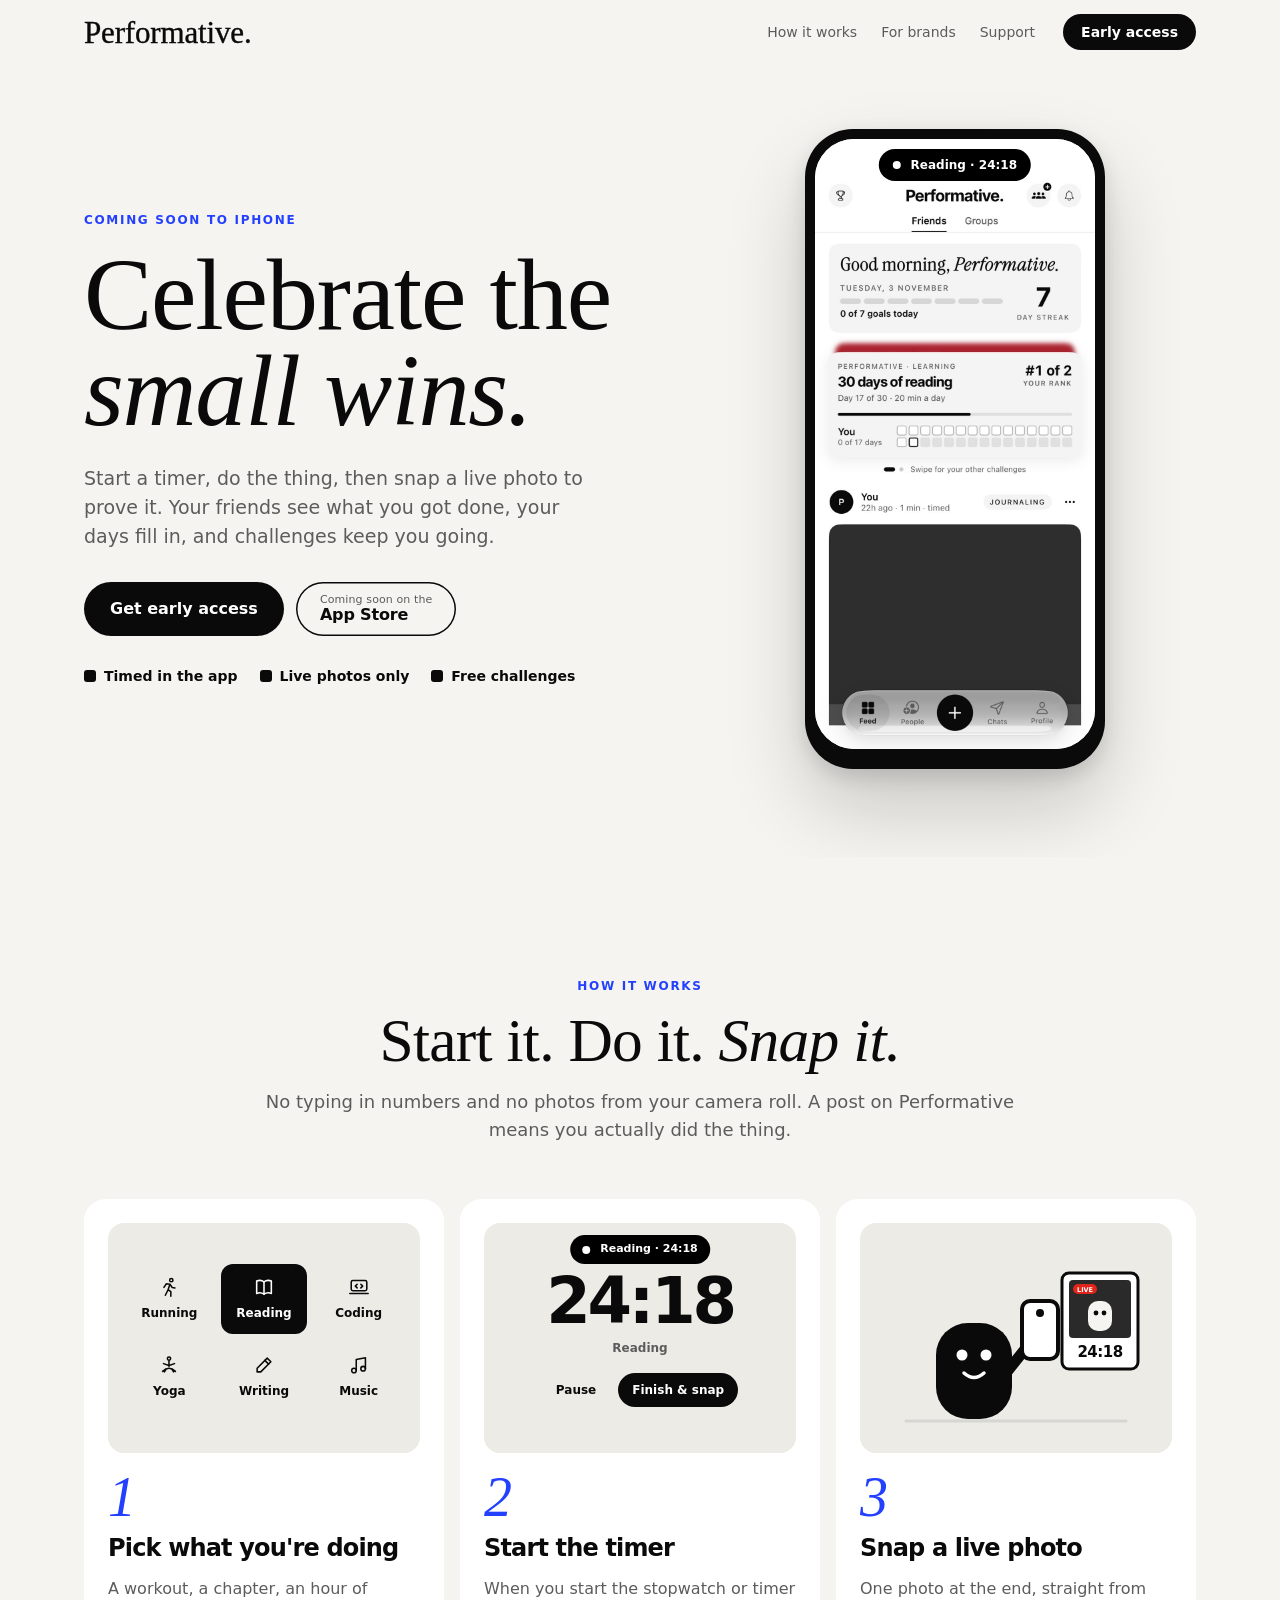
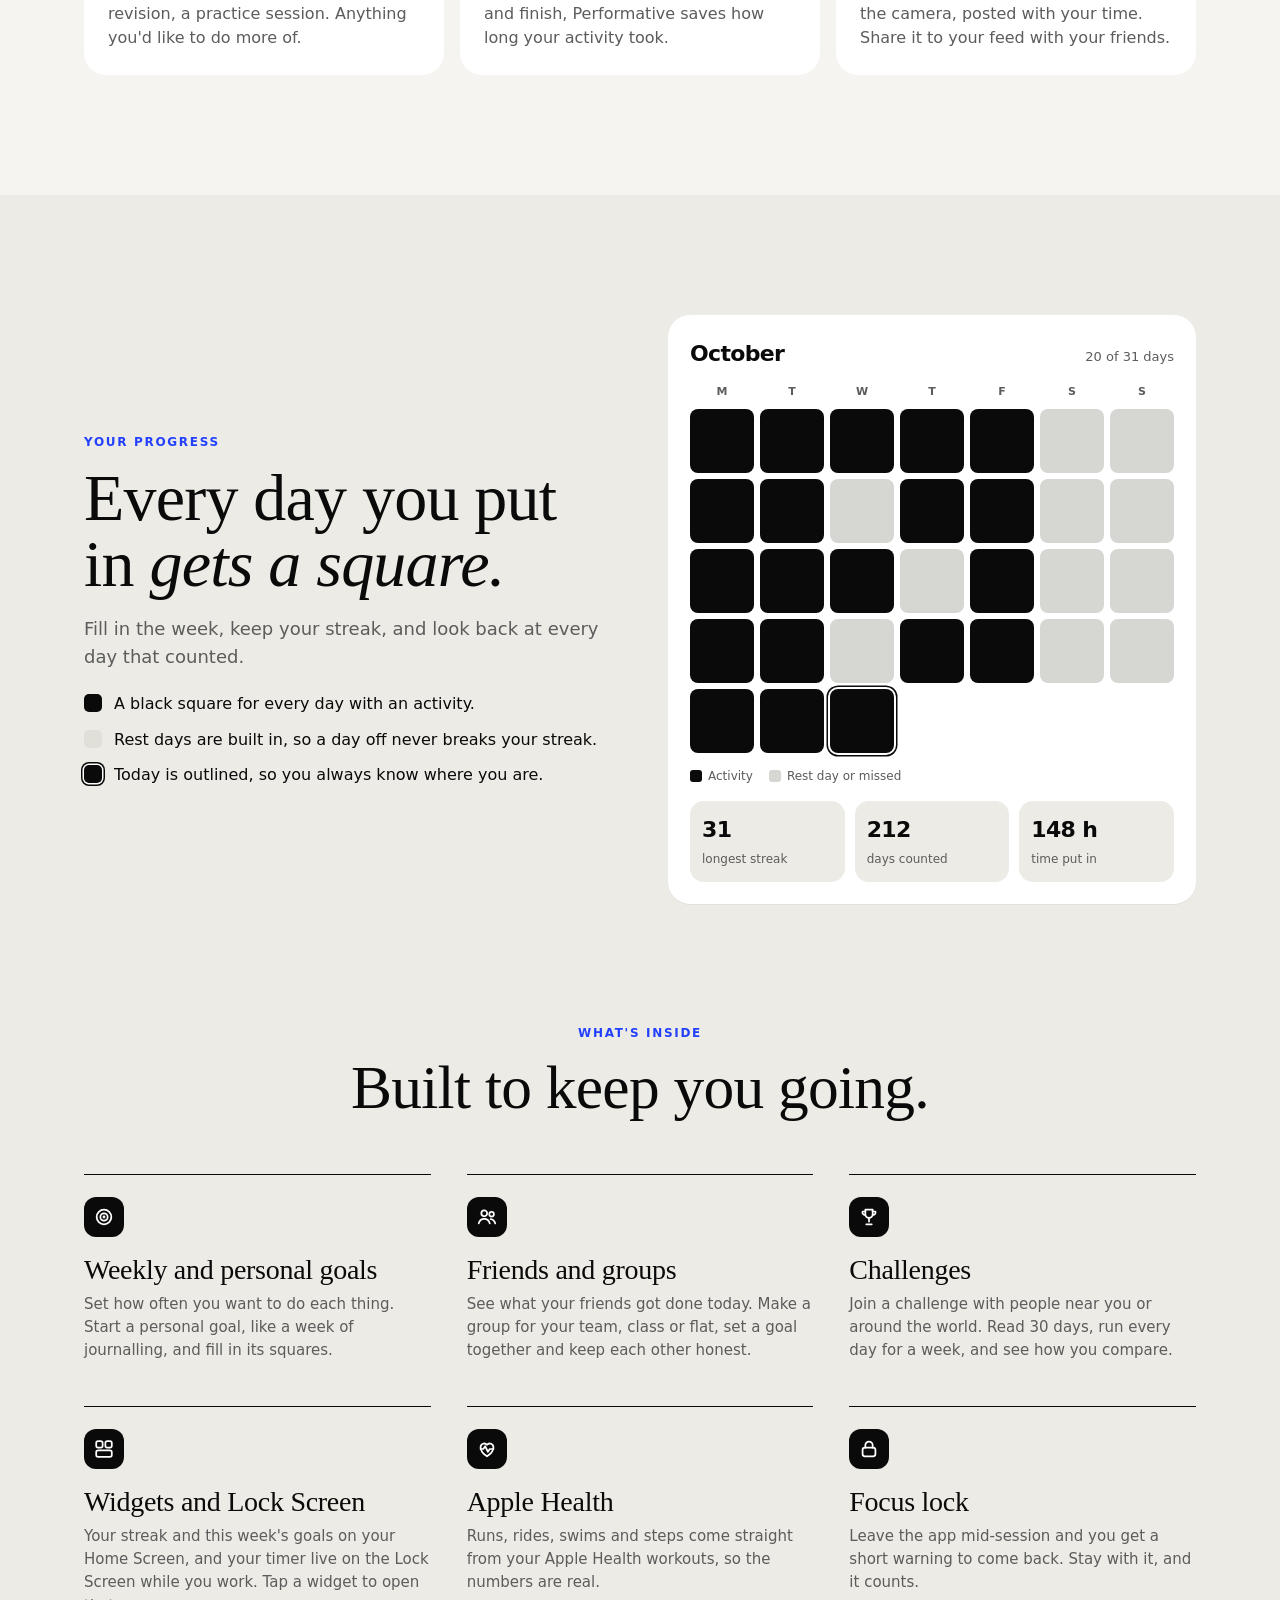
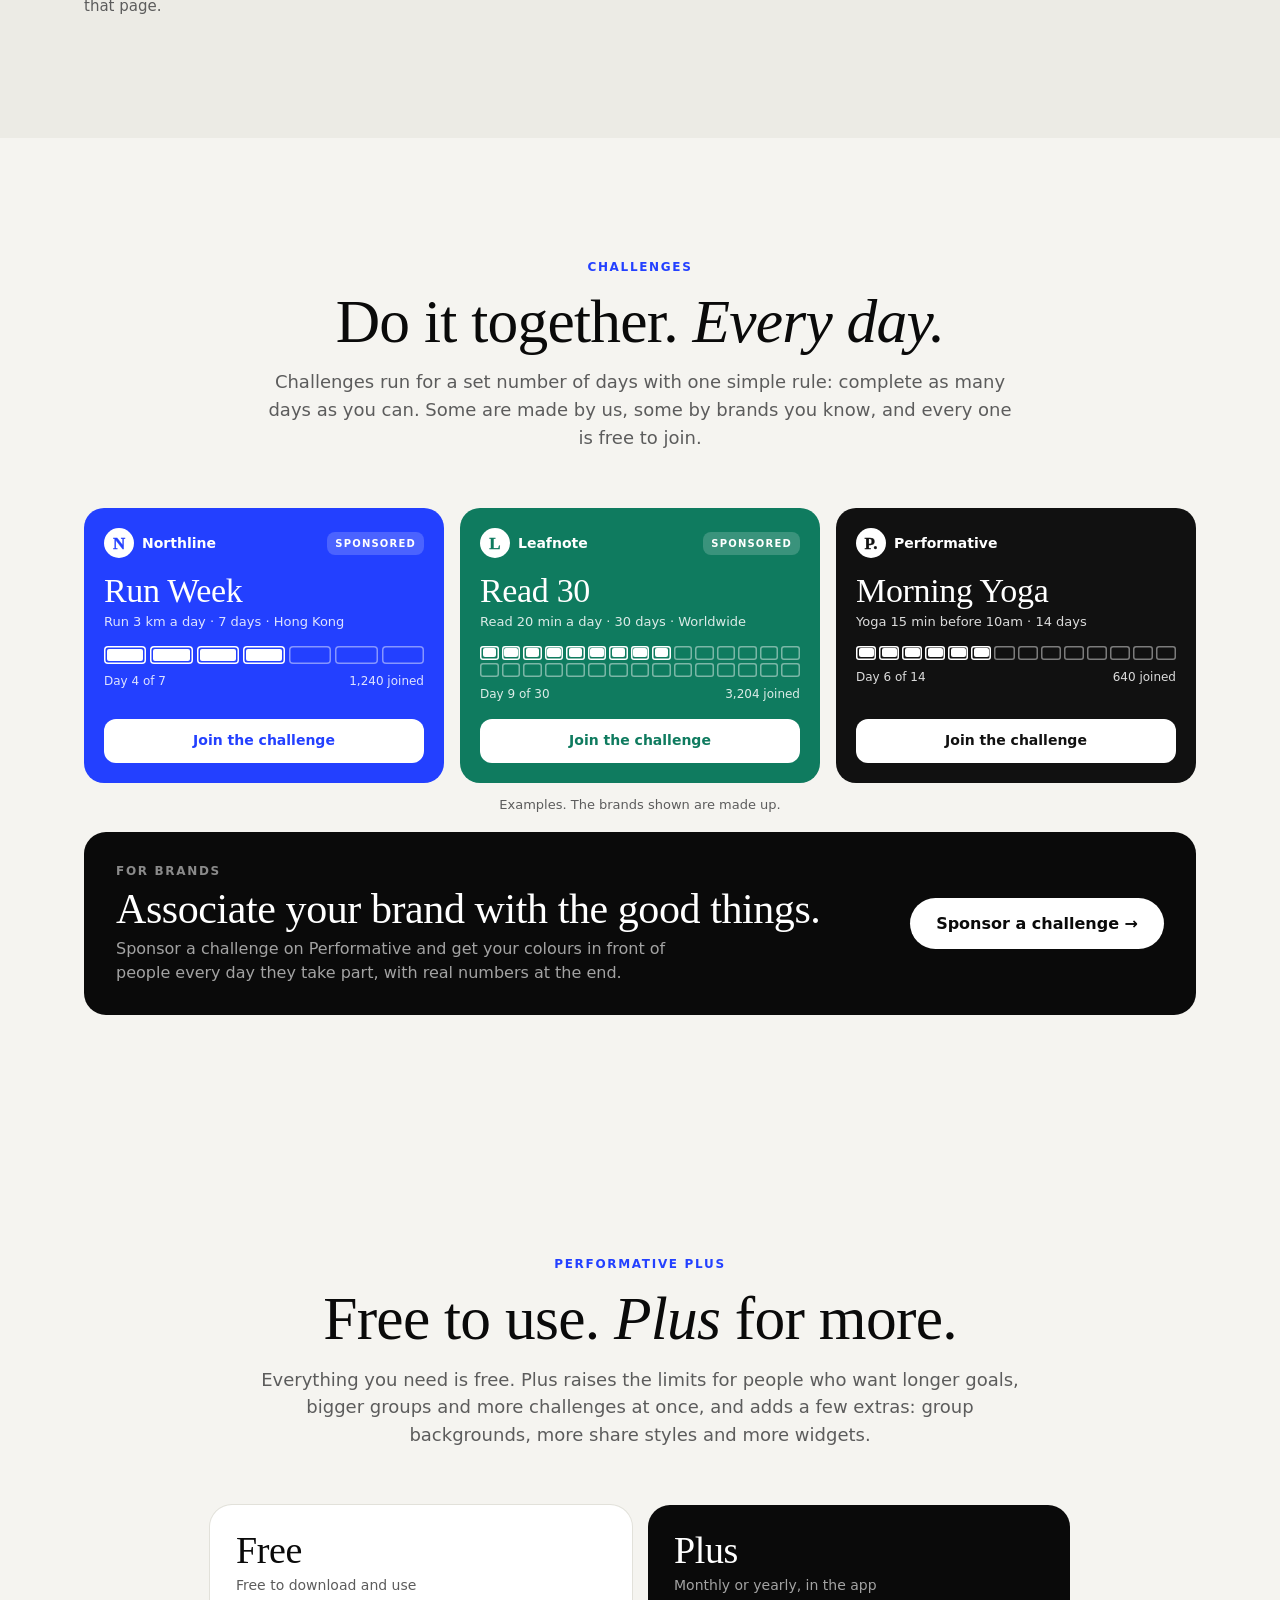
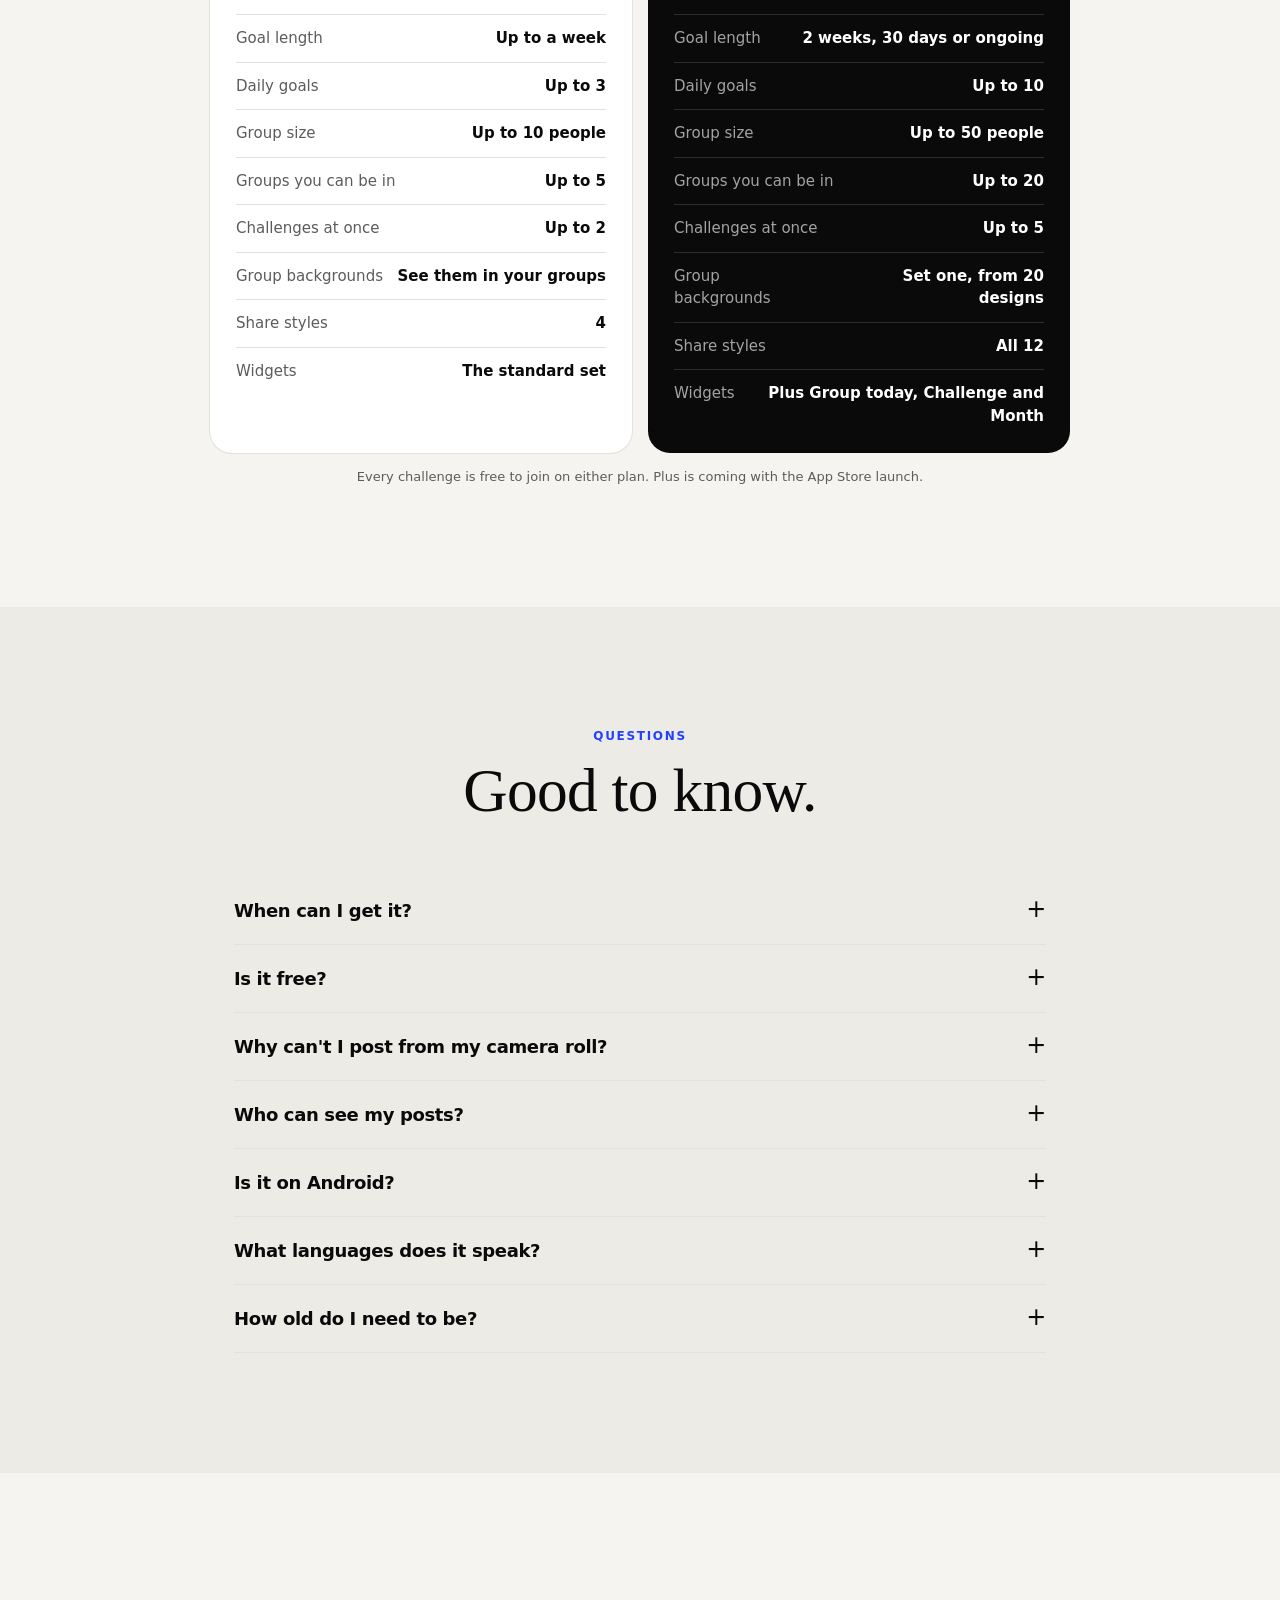
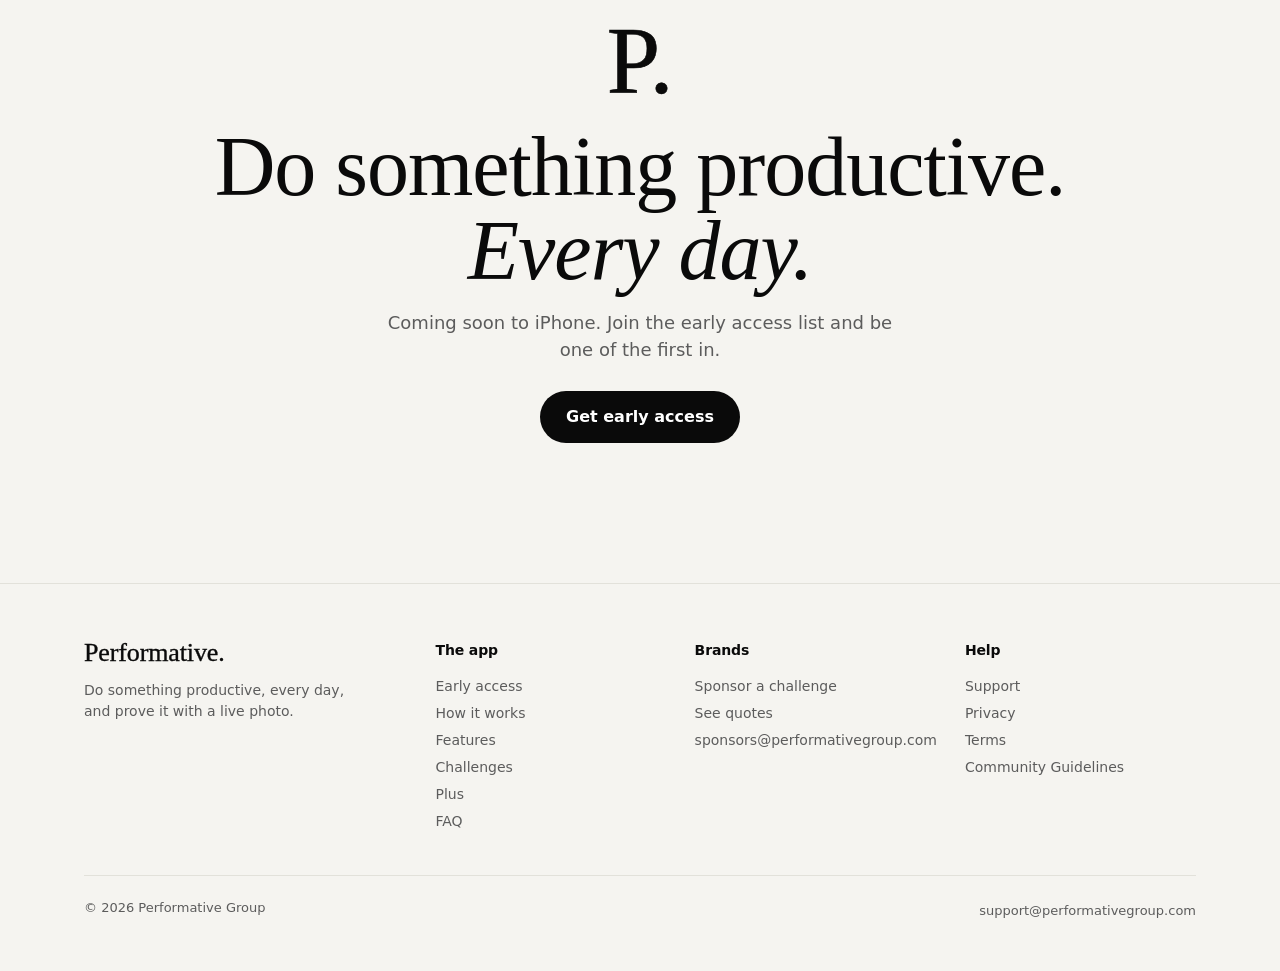
<file: index.html>
<!doctype html>
<html lang="en">
<head>
<meta charset="utf-8">
<meta http-equiv="Content-Security-Policy" content="default-src 'self'; script-src 'self' 'unsafe-inline'; style-src 'self' 'unsafe-inline' https://fonts.googleapis.com; font-src https://fonts.gstatic.com; img-src 'self' data:; connect-src 'self' https://rwyopnhqcnwsxcgpwgtr.supabase.co; object-src 'none'; base-uri 'none'; form-action 'self'; upgrade-insecure-requests">
<meta name="referrer" content="strict-origin-when-cross-origin">
<meta name="viewport" content="width=device-width, initial-scale=1, viewport-fit=cover">
<meta name="theme-color" content="#F5F4F0">
<link rel="icon" href="/assets/icon.svg" type="image/svg+xml">
<link rel="preconnect" href="https://fonts.googleapis.com">
<link rel="preconnect" href="https://fonts.gstatic.com" crossorigin>
<link href="https://fonts.googleapis.com/css2?family=Instrument+Serif:ital@0;1&family=Inter+Tight:ital,wght@0,400..900;1,400..900&display=swap" rel="stylesheet">
<link rel="stylesheet" href="/assets/site.css?v=5">
<title>Performative · Celebrate the small wins</title>
<meta name="description" content="Performative is an iPhone app for doing the things you mean to do. Start a timer, snap a live photo at the end, and watch your days fill up. Coming soon to iPhone.">
<meta property="og:title" content="Performative · Celebrate the small wins">
<meta property="og:description" content="Do something productive, every day, and prove it with a live photo.">
<style>
  /* Hero */
  .hero { padding:64px 0 88px; overflow:hidden; }
  .hero .wrap { display:grid; grid-template-columns:1.1fr .9fr; gap:40px; align-items:center; }
  .hero h1 { font-size:clamp(54px, 8vw, 108px); line-height:.94; margin:18px 0 24px; }
  .hero .lead { font-size:19px; line-height:1.55; color:var(--muted); max-width:500px; margin:0 0 30px; }
  .hero .ctas { display:flex; gap:12px; flex-wrap:wrap; align-items:center; }
  /* "Coming soon" sits beside the main button: same height and shape, quieter. */
  .soon { display:inline-flex; flex-direction:column; justify-content:center; height:54px; padding:0 24px; border-radius:999px; box-shadow:inset 0 0 0 1.5px var(--ink); color:var(--ink); line-height:1.1; white-space:nowrap; }
  .soon small { font-size:11px; font-weight:500; color:var(--muted); letter-spacing:.01em; }
  .soon b { font-size:16px; font-weight:700; letter-spacing:-.01em; }
  .ctas .btn.big { height:54px; padding-top:0; padding-bottom:0; }
  .stage { position:relative; display:flex; justify-content:center; min-height:640px; }
  /* What only Performative does, in three lines under the buttons. */
  .proof3 { list-style:none; padding:0; margin:30px 0 0; display:flex; flex-wrap:wrap; gap:10px 22px; font-size:14px; font-weight:600; }
  .proof3 li { display:flex; align-items:center; gap:8px; }
  .proof3 li::before { content:""; width:12px; height:12px; border-radius:3px; background:var(--ink); flex:none; }
  /* The phone's island grows into the live timer, as it does while a session runs. */
  .phone .island-la { top:10px; z-index:2; padding:7px 14px; font-size:12px; font-variant-numeric:tabular-nums; }
  @media (max-width:960px) { .hero .wrap { grid-template-columns:1fr; } .hero { padding-top:32px; } .stage { min-height:0; margin-top:24px; } }
  @media (max-width:520px) { .phone { transform:scale(.92); transform-origin:top center; margin-bottom:-48px; } }

  /* The hero phone shows a real screenshot of the app. */
  .phone .screen img.shot { display:block; width:100%; height:100%; object-fit:cover; object-position:top; }

  /* Feed screen, drawn like the app: header, Friends/Groups tabs, a post, the floating menu */
  .apphead { display:flex; align-items:center; gap:6px; padding:0 14px 4px; }
  .apphead .ttl { flex:1; text-align:center; font-family:var(--serif); font-weight:400; font-size:21px; letter-spacing:-.01em; white-space:nowrap; }
  .hb { width:28px; height:28px; border-radius:50%; background:var(--bg); display:grid; place-items:center; flex:none; }
  .hb svg { width:14px; height:14px; stroke:var(--ink); fill:none; stroke-width:1.8; stroke-linecap:round; stroke-linejoin:round; }
  .apphead .gap { width:28px; flex:none; }
  .feedtabs { display:flex; justify-content:center; gap:22px; font-size:12.5px; font-weight:500; color:var(--muted); border-bottom:1px solid var(--hair); margin-bottom:10px; }
  .feedtabs span, .feedtabs b { padding:6px 0; } .feedtabs b { color:var(--ink); font-weight:650; box-shadow:inset 0 -2px 0 var(--ink); }
  .post .who span { white-space:nowrap; } .post .who > div { min-width:0; }
  .post .who .chip { margin-left:auto; font-size:8.5px; font-weight:700; letter-spacing:.12em; text-transform:uppercase; background:var(--bg); padding:4px 8px; border-radius:99px; }
  .post .who .more { font-weight:800; letter-spacing:1px; font-size:11px; padding:0 2px 0 4px; }
  .photo .startph { position:absolute; left:9px; top:9px; width:46px; height:61px; border-radius:7px; border:2px solid #fff; background:linear-gradient(160deg, #8d8d8d, #3a3a3a); }
  .menubar { position:absolute; left:16px; right:16px; bottom:14px; height:52px; border-radius:26px; background:rgba(255,255,255,.92); -webkit-backdrop-filter:blur(14px); backdrop-filter:blur(14px); box-shadow:0 8px 24px rgba(0,0,0,.14), inset 0 0 0 1px rgba(0,0,0,.05); display:flex; align-items:center; justify-content:space-around; padding:0 8px; }
  .menubar svg { width:19px; height:19px; stroke:var(--muted); fill:none; stroke-width:1.8; stroke-linecap:round; stroke-linejoin:round; }
  .menubar .on svg { stroke:var(--ink); }
  .menubar .cam { width:40px; height:40px; border-radius:50%; background:var(--ink); display:grid; place-items:center; }
  .menubar .cam svg { stroke:#fff; }
  .post { padding:0 12px 12px; }
  .post .who { display:flex; gap:9px; align-items:center; margin-bottom:9px; }
  .av { width:30px; height:30px; border-radius:50%; flex:none; background:linear-gradient(135deg, #cfcfcf, #8a8a8a); }
  .post .who b { font-size:13px; display:block; line-height:1.2; } .post .who span { font-size:11px; color:var(--muted); }
  .photo { position:relative; border-radius:16px; overflow:hidden; aspect-ratio:4/5; color:#fff; }
  .photo .tag { position:absolute; left:10px; top:10px; background:rgba(0,0,0,.5); -webkit-backdrop-filter:blur(8px); backdrop-filter:blur(8px); padding:5px 9px; border-radius:99px; font-size:10px; font-weight:700; letter-spacing:.08em; }
  .photo .time { position:absolute; right:12px; bottom:10px; font-family:var(--display); font-weight:800; font-size:34px; letter-spacing:-.04em; text-shadow:0 2px 12px rgba(0,0,0,.3); }
  .photo .act { position:absolute; left:12px; bottom:14px; font-size:11px; font-weight:600; opacity:.92; }
  .acts { display:flex; gap:14px; padding:9px 2px 4px; font-size:12px; color:var(--muted); align-items:center; }
  .acts svg { width:19px; height:19px; stroke:var(--ink); fill:none; stroke-width:1.8; }
  .cap { font-size:12px; padding:0 2px; } .cap b { margin-right:4px; }
  /* Black-and-white "photos" */
  .ph-run { background:radial-gradient(120% 70% at 70% 15%, #e9e9e9 0%, #9a9a9a 35%, transparent 60%), radial-gradient(90% 60% at 20% 95%, #1a1a1a 0%, transparent 70%), linear-gradient(170deg, #c7c7c7 0%, #6b6b6b 55%, #262626 100%); }
  .ph-run::after { content:""; position:absolute; left:0; right:0; bottom:28%; height:2px; background:rgba(255,255,255,.35); box-shadow:0 18px 0 rgba(255,255,255,.18), 0 40px 0 rgba(255,255,255,.1); transform:skewY(-6deg); }
  .ph-read { background:radial-gradient(60% 45% at 50% 58%, #f4f4f4 0%, #d0d0d0 40%, transparent 72%), radial-gradient(80% 50% at 85% 10%, #8a8a8a, transparent 70%), linear-gradient(160deg, #5b5b5b, #1d1d1d); }
  .ph-read::after { content:""; position:absolute; left:22%; right:22%; top:44%; height:26%; border-radius:4px; background:linear-gradient(90deg, #fafafa 49%, #c9c9c9 50%, #fafafa 51%); box-shadow:0 10px 30px rgba(0,0,0,.35); transform:rotate(-6deg); }
  .ph-desk { background:radial-gradient(70% 50% at 30% 30%, #ededed, transparent 70%), linear-gradient(200deg, #9c9c9c, #3a3a3a 60%, #151515); }
  .ph-desk::after { content:""; position:absolute; left:16%; right:16%; top:34%; height:30%; border-radius:6px; background:#1e1e1e; box-shadow:inset 0 0 0 5px #3c3c3c, 0 14px 28px rgba(0,0,0,.4); }

  /* How it works */
  .how3 { display:grid; grid-template-columns:repeat(3, 1fr); gap:16px; }
  .how3 > div { background:var(--card); border-radius:22px; padding:24px; display:flex; flex-direction:column; gap:16px; }
  .how3 .vis { height:230px; border-radius:16px; background:var(--bg); display:grid; place-items:center; overflow:hidden; position:relative; }
  .how3 .stepnum { margin-top:6px; }
  .how3 h3 { font-size:24px; } .how3 p { margin:0; color:var(--muted); line-height:1.55; }
  .tiles { display:grid; grid-template-columns:repeat(3, 1fr); gap:8px; padding:18px; width:100%; }
  .tiles span { background:var(--bg); border-radius:12px; padding:12px 6px; text-align:center; font-size:12px; font-weight:600; }
  .tiles span.on { background:var(--ink); color:#fff; }
  .tiles span svg { display:block; width:22px; height:22px; margin:0 auto 6px; stroke:currentColor; fill:none; stroke-width:1.7; stroke-linecap:round; stroke-linejoin:round; }
  .timer { text-align:center; }
  .timer .big { font-family:var(--display); font-weight:800; font-size:64px; letter-spacing:-.05em; line-height:1; }
  .timer .lbl { font-size:12px; color:var(--muted); margin-top:6px; font-weight:600; }
  .timer .pill { display:inline-flex; gap:8px; margin-top:16px; }
  .timer .pill span { background:var(--bg); border-radius:99px; padding:8px 14px; font-size:12px; font-weight:700; } .timer .pill span.k { background:var(--ink); color:#fff; }
  .island-la { position:absolute; top:12px; left:50%; transform:translateX(-50%); background:#000; color:#fff; border-radius:20px; padding:6px 12px; font-size:11px; font-weight:700; display:flex; gap:10px; align-items:center; white-space:nowrap; }
  .island-la i { width:8px; height:8px; border-radius:50%; background:#fff; animation:blink 1.6s infinite; } @keyframes blink { 50% { opacity:.3; } }
  .snap { width:100%; height:100%; position:relative; }
  .snap .vf { position:absolute; inset:14px 14px 64px; border-radius:12px; }
  .snap .shutter { position:absolute; left:50%; bottom:12px; transform:translateX(-50%); width:44px; height:44px; border-radius:50%; background:#fff; box-shadow:0 0 0 3px #fff, 0 0 0 5px var(--ink); }
  .snap .live { position:absolute; left:24px; top:24px; background:rgba(0,0,0,.55); color:#fff; border-radius:99px; padding:4px 9px; font-size:10px; font-weight:700; letter-spacing:.08em; }
  /* "Snap a live photo": a character raises its phone, the flash pops red and a live photo slides out. */
  .snapper { width:100%; height:100%; display:block; }
  .snapper * { transform-box:fill-box; transform-origin:center; }
  .sn-body { animation:sn-bob 1.6s ease-in-out infinite; }
  .sn-eye { animation:sn-blink 4s infinite; }
  .sn-arm { animation:sn-arm 4s ease-out infinite; transform-origin:0% 100%; }
  .sn-flash { opacity:0; animation:sn-flash 4s ease-out infinite; }
  .sn-print { animation:sn-print 4s cubic-bezier(.2,.8,.2,1) infinite; }
  @keyframes sn-bob { 0%,100% { transform:translateY(0); } 50% { transform:translateY(-4px); } }
  @keyframes sn-blink { 0%,44%,48%,100% { transform:scaleY(1); } 46% { transform:scaleY(.1); } }
  @keyframes sn-arm { 0%,30% { transform:rotate(18deg); } 40%,100% { transform:rotate(0); } }
  @keyframes sn-flash { 0%,40% { opacity:0; transform:scale(.2); } 46% { opacity:1; transform:scale(1); } 58%,100% { opacity:0; transform:scale(1.6); } }
  @keyframes sn-print { 0%,48% { opacity:0; transform:translate(-26px,30px) rotate(-14deg) scale(.6); } 62% { opacity:1; transform:translate(0,0) rotate(6deg) scale(1); } 70%,92% { opacity:1; transform:rotate(4deg); } 100% { opacity:0; transform:rotate(4deg); } }
  /* Reduced motion: the finished picture, standing still. */
  @media (prefers-reduced-motion:reduce) { .snapper * { animation:none !important; } .sn-print { opacity:1; transform:rotate(4deg); } }
  @media (max-width:900px) { .how3 { grid-template-columns:1fr; } }

  /* Squares */
  .squares { display:grid; grid-template-columns:1fr 1fr; gap:56px; align-items:center; }
  .squares h2 { font-size:clamp(40px, 5.2vw, 66px); line-height:1; margin:14px 0 18px; }
  .squares p { color:var(--muted); font-size:18px; line-height:1.55; margin:0 0 22px; }
  .ticks { list-style:none; padding:0; margin:0; display:grid; gap:12px; }
  .ticks li { display:flex; gap:12px; align-items:flex-start; line-height:1.45; }
  .ticks li::before { content:""; width:18px; height:18px; border-radius:5px; background:var(--ink); flex:none; margin-top:2px; }
  .ticks li.r::before { background:var(--soft2); }
  .ticks li.t::before { background:var(--ink); box-shadow:0 0 0 1.5px #fff, 0 0 0 3px var(--ink); }
  .year { background:#fff; border-radius:22px; padding:22px; box-shadow:0 1px 0 var(--hair); }
  .year .head { display:flex; justify-content:space-between; align-items:baseline; margin-bottom:14px; }
  .year .head b { font-family:var(--display); font-weight:800; font-size:22px; letter-spacing:-.03em; }
  /* A month as a calendar: one box per day, black where you did an activity. */
  .cal { display:grid; grid-template-columns:repeat(7, minmax(0, 1fr)); gap:6px; }
  .cal .dow { font-size:11px; font-weight:600; color:var(--muted); text-align:center; padding-bottom:2px; }
  .cal i { aspect-ratio:1; border-radius:8px; background:#D6D6D3; display:block; }
  .cal i.on { background:var(--ink); color:#fff; }
  .cal i.today { box-shadow:0 0 0 2px #fff, 0 0 0 3.5px var(--ink); }
  .cal i.blank { background:transparent; }
  .year .legend { display:flex; gap:16px; margin-top:14px; font-size:12px; color:var(--muted); }
  .year .legend span { display:flex; gap:6px; align-items:center; } .year .legend i { width:12px; height:12px; border-radius:3px; display:block; }
  .stats { display:grid; grid-template-columns:repeat(3, 1fr); gap:10px; margin-top:16px; }
  .stats div { background:var(--bg); border-radius:14px; padding:12px; } .stats b { display:block; font-family:var(--display); font-weight:800; font-size:22px; letter-spacing:-.03em; } .stats span { font-size:12px; color:var(--muted); }
  @media (max-width:900px) { .squares { grid-template-columns:1fr; gap:32px; } }

  /* Features */
  /* An editorial list: a rule above each one, no boxes. */
  .feat { display:grid; grid-template-columns:repeat(3, 1fr); gap:44px 36px; }
  .feat > div { border-top:1px solid var(--ink); padding:22px 0 0; display:flex; flex-direction:column; }
  .feat .ic { width:40px; height:40px; border-radius:12px; background:var(--ink); display:grid; place-items:center; }
  .feat .ic svg { width:22px; height:22px; stroke:#fff; fill:none; stroke-width:1.9; stroke-linecap:round; stroke-linejoin:round; }
  .feat h3 { font-family:var(--serif); font-weight:400; letter-spacing:-.01em; font-size:28px; line-height:1.05; margin:18px 0 8px; } .feat p { margin:0; color:var(--muted); line-height:1.55; font-size:15px; }
  @media (max-width:900px) { .feat { grid-template-columns:1fr 1fr; } } @media (max-width:600px) { .feat { grid-template-columns:1fr; gap:32px; } }

  /* Challenges */
  .cards { display:grid; grid-template-columns:repeat(3, 1fr); gap:16px; }
  /* Like the featured challenge card in the app: brand lockup and "Sponsored", the name in serif, the rule,
     a box per day, and a white "Join the challenge" button. */
  .ccard { border-radius:20px; padding:20px; color:#fff; min-height:250px; display:flex; flex-direction:column; gap:16px; }
  .ccard .lock { display:flex; align-items:center; gap:8px; font-weight:700; font-size:14px; }
  .ccard .spons { margin-left:auto; font-size:10px; font-weight:600; letter-spacing:.12em; text-transform:uppercase; padding:4px 8px; border-radius:8px; background:rgba(255,255,255,.18); }
  .ccard .ttl2 { font-family:var(--serif); font-weight:400; font-size:34px; line-height:1; letter-spacing:-.01em; margin:0; }
  .ccard .rule { font-size:13px; opacity:.85; margin-top:4px; }
  .ccard .cnt { display:flex; justify-content:space-between; font-size:12px; opacity:.85; margin-top:8px; }
  .ccard .jbtn { margin-top:auto; height:44px; border-radius:12px; background:#fff; display:grid; place-items:center; font-weight:700; font-size:14px; }
  .ccard .wm { font-size:11px; font-weight:700; letter-spacing:.16em; }
  .ccard h3 { font-size:32px; margin:28px 0 8px; } .ccard .meta { font-size:13px; opacity:.9; }
  .ccard .top { display:flex; align-items:center; gap:10px; }
  .ccard .logo { width:30px; height:30px; border-radius:50%; background:#fff; display:grid; place-items:center; flex:none; font-family:var(--serif); font-size:17px; line-height:1; }
  /* A box per day of the challenge, filled where it's done (stretched into bars when there are many). */
  .ccard .days { display:flex; gap:4px; margin-top:14px; }
  .ccard .days i { flex:1; height:18px; border-radius:4px; box-shadow:inset 0 0 0 1.5px rgba(255,255,255,.45); position:relative; }
  .ccard .days i.on { box-shadow:inset 0 0 0 1.5px #fff; }
  .ccard .days i.on::after { content:""; position:absolute; inset:3px; border-radius:2px; background:#fff; }
  .ccard .days.many { gap:3px; } .ccard .days.many i { height:14px; border-radius:3px; } .ccard .days.many i.on::after { inset:2.5px; }
  /* 30 days: two rows of 15 boxes. */
  .ccard .days.rows { display:grid; grid-template-columns:repeat(15, minmax(0, 1fr)); }
  .ccard .join { align-self:flex-start; margin-top:16px; background:#fff; color:#111; border-radius:99px; padding:8px 16px; font-weight:700; font-size:13px; }
  @media (max-width:900px) { .cards { grid-template-columns:1fr; } .ccard { min-height:200px; } }
  .examples { margin:12px 0 0; font-size:13px; color:var(--muted); text-align:center; }
  .brandband { margin-top:18px; background:var(--ink); color:#fff; border-radius:22px; padding:30px 32px; display:flex; gap:24px; align-items:center; flex-wrap:wrap; }
  .brandband h3 { font-family:var(--serif); font-weight:400; letter-spacing:-.01em; font-size:clamp(30px, 3.6vw, 42px); line-height:1.02; } .brandband p { margin:6px 0 0; color:#A3A3A3; max-width:560px; line-height:1.5; }
  .brandband .btn { margin-left:auto; }

  /* Plus */
  .plans { display:grid; grid-template-columns:1fr 1fr; gap:16px; max-width:860px; margin:0 auto; }
  .plan { background:#fff; border-radius:22px; padding:26px; box-shadow:0 1px 0 var(--hair), 0 0 0 1px var(--hair); }
  .plan.plus { background:var(--ink); color:#fff; box-shadow:none; }
  .plan h3 { font-family:var(--serif); font-weight:400; letter-spacing:-.01em; font-size:38px; line-height:1; margin:0 0 6px; } .plan .sub { margin:0 0 18px; color:var(--muted); font-size:14px; } .plan.plus .sub { color:#A3A3A3; }
  .plan ul { list-style:none; padding:0; margin:0; display:grid; gap:12px; }
  .plan li { display:flex; justify-content:space-between; gap:12px; font-size:15px; border-top:1px solid var(--hair); padding-top:12px; }
  .plan.plus li { border-top-color:rgba(255,255,255,.14); }
  .plan li span { color:var(--muted); } .plan.plus li span { color:#A3A3A3; } .plan li b { text-align:right; }
  .plans-note { text-align:center; color:var(--muted); font-size:13px; margin:14px 0 0; }
  @media (max-width:700px) { .plans { grid-template-columns:1fr; } }

  /* Download */
  .download { text-align:center; padding:140px 0; }
  .download .mark { font-family:var(--serif); font-size:96px; line-height:1; -webkit-text-stroke:.6px currentColor; }
  .download h2 { font-size:clamp(44px, 6.6vw, 84px); margin:16px 0 16px; }
  .download p { color:var(--muted); font-size:18px; max-width:520px; margin:0 auto 28px; }
</style>
</head>
<body>
<nav class="top" id="nav"><div class="wrap">
  <a class="logo" href="/">Performative.</a>
  <div class="links"><a href="/#how">How it works</a><a href="/sponsor/">For brands</a><a href="/support/">Support</a></div>
  <a class="btn cta" href="/early-access/">Early access</a>
  <button class="menu-btn" type="button" aria-label="Menu" aria-expanded="false"><span></span></button>
  <div class="sheet"><a href="/#how">How it works</a><a href="/sponsor/">For brands</a><a href="/support/">Support</a><a class="btn" href="/early-access/">Early access</a></div>
</div></nav>

<header class="hero"><div class="wrap">
  <div>
    <div class="eyebrow">Coming soon to iPhone</div>
    <h1>Celebrate the <em>small wins.</em></h1>
    <p class="lead">Start a timer, do the thing, then snap a live photo to prove it. Your friends see what you got done, your days fill in, and challenges keep you going.</p>
    <div class="ctas">
      <a class="btn big" href="/early-access/">Get early access</a>
      <span class="soon" aria-label="Coming soon on the App Store"><small>Coming soon on the</small><b>App Store</b></span>
    </div>
    <ul class="proof3"><li>Timed in the app</li><li>Live photos only</li><li>Free challenges</li></ul>
  </div>
  <div class="stage">
    <div class="phone"><div class="screen"><div class="island-la" aria-hidden="true"><i></i>Reading · 24:18</div>
      <img class="shot" src="/assets/app-feed.jpg" width="840" height="1826" alt="The Performative Friends feed: a good-morning card with today's goals and a 7-day streak, a 30 days of reading challenge card, and a journaling post.">
    </div></div>
  </div>
</div></header>

<section class="block" id="how"><div class="wrap">
  <div class="shead rv"><div class="eyebrow">How it works</div><h2>Start it. Do it. <em>Snap it.</em></h2>
    <p>No typing in numbers and no photos from your camera roll. A post on Performative means you actually did the thing.</p></div>
  <div class="how3">
    <div class="rv"><div class="vis"><div class="tiles">
        <span><svg viewBox="0 0 24 24" aria-hidden="true"><circle cx="14.5" cy="4.5" r="1.8"/><path d="M8 21l3-6 3 2v5M6.5 12.5l2.5-4 4 .5 2.5 3.5 3 .5M11 15l2-6"/></svg>Running</span><span class="on"><svg viewBox="0 0 24 24" aria-hidden="true"><path d="M4 5.5c2.5-1 5.5-1 8 .8 2.5-1.8 5.5-1.8 8-.8V19c-2.5-1-5.5-1-8 .8-2.5-1.8-5.5-1.8-8-.8z"/><path d="M12 6.3V19.8"/></svg>Reading</span><span><svg viewBox="0 0 24 24" aria-hidden="true"><rect x="3.5" y="5" width="17" height="11" rx="1.8"/><path d="M2 19h20M10 9l-2 2 2 2M14 9l2 2-2 2"/></svg>Coding</span>
        <span><svg viewBox="0 0 24 24" aria-hidden="true"><circle cx="12" cy="5" r="1.8"/><path d="M12 7.5v6M6 10.5l6 2 6-2M5 19c2.5-2.5 4.5-3.5 7-3.5s4.5 1 7 3.5M9 16.5l-2 3M15 16.5l2 3"/></svg>Yoga</span><span><svg viewBox="0 0 24 24" aria-hidden="true"><path d="M15.5 4.5l4 4L8.5 19.5H4.5v-4z"/><path d="M13 7l4 4"/></svg>Writing</span><span><svg viewBox="0 0 24 24" aria-hidden="true"><path d="M9 18V6l10-2v12"/><circle cx="6.5" cy="18" r="2.5"/><circle cx="16.5" cy="16" r="2.5"/></svg>Music</span></div></div>
      <div class="stepnum">1</div><h3>Pick what you're doing</h3><p>A workout, a chapter, an hour of revision, a practice session. Anything you'd like to do more of.</p></div>
    <div class="rv"><div class="vis"><div class="island-la"><i></i>Reading · 24:18</div><div class="timer"><div class="big">24:18</div><div class="lbl">Reading</div>
        <div class="pill"><span>Pause</span><span class="k">Finish &amp; snap</span></div></div></div>
      <div class="stepnum">2</div><h3>Start the timer</h3><p>When you start the stopwatch or timer and finish, Performative saves how long your activity took.</p></div>
    <div class="rv"><div class="vis"><svg class="snapper" viewBox="0 0 300 230" role="img" aria-label="A character holds up a phone, the flash pops and a live photo slides out with the time 24:18">
<line x1="40" y1="198" x2="260" y2="198" stroke="#D6D6D3" stroke-width="3" stroke-linecap="round"/>
<g class="sn-body">
<rect x="70" y="100" width="76" height="96" rx="32" fill="#0A0A0A"/>
<g class="sn-eye"><circle cx="96" cy="132" r="5.5" fill="#fff"/><circle cx="120" cy="132" r="5.5" fill="#fff"/></g>
<path d="M98 150 q10 9 20 0" stroke="#fff" stroke-width="3.5" fill="none" stroke-linecap="round"/>
<g class="sn-arm"><line x1="140" y1="150" x2="164" y2="120" stroke="#0A0A0A" stroke-width="11" stroke-linecap="round"/>
<rect x="156" y="78" width="36" height="58" rx="8" fill="#fff" stroke="#0A0A0A" stroke-width="4"/>
<circle cx="174" cy="90" r="4" fill="#0A0A0A"/></g>
</g>
<circle class="sn-flash" cx="176" cy="92" r="26" fill="#E1251B"/>
<g class="sn-print">
<rect x="196" y="50" width="76" height="96" rx="7" fill="#fff" stroke="#0A0A0A" stroke-width="3"/>
<rect x="203" y="57" width="62" height="58" rx="4" fill="#2A2A2A"/>
<rect x="222" y="78" width="24" height="30" rx="10" fill="#F5F4F0"/>
<circle cx="230" cy="90" r="2.4" fill="#0A0A0A"/><circle cx="238" cy="90" r="2.4" fill="#0A0A0A"/>
<rect x="207" y="61" width="24" height="10" rx="5" fill="#E1251B"/><text x="219" y="68.5" text-anchor="middle" font-size="6.5" font-weight="700" fill="#fff" font-family="-apple-system, system-ui, sans-serif">LIVE</text>
<text x="234" y="134" text-anchor="middle" font-size="15" font-weight="800" fill="#0A0A0A" font-family="-apple-system, system-ui, sans-serif" letter-spacing="-.5">24:18</text>
</g>
</svg></div>
      <div class="stepnum">3</div><h3>Snap a live photo</h3><p>One photo at the end, straight from the camera, posted with your time. Share it to your feed with your friends.</p></div>
  </div>
</div></section>

<section class="block alt"><div class="wrap squares">
  <div class="rv">
    <div class="eyebrow">Your progress</div>
    <h2>Every day you put in <em>gets a square.</em></h2>
    <p>Fill in the week, keep your streak, and look back at every day that counted.</p>
    <ul class="ticks">
      <li>A black square for every day with an activity.</li>
      <li class="r">Rest days are built in, so a day off never breaks your streak.</li>
      <li class="t">Today is outlined, so you always know where you are.</li>
    </ul>
  </div>
  <div class="year rv">
    <div class="head"><b>October</b><span class="small muted">20 of 31 days</span></div>
    <div class="cal" id="monthGrid"><span class="dow">M</span><span class="dow">T</span><span class="dow">W</span><span class="dow">T</span><span class="dow">F</span><span class="dow">S</span><span class="dow">S</span></div>
    <div class="legend"><span><i style="background:var(--ink)"></i>Activity</span><span><i style="background:#D6D6D3"></i>Rest day or missed</span></div>
    <div class="stats"><div><b>31</b><span>longest streak</span></div><div><b>212</b><span>days counted</span></div><div><b>148 h</b><span>time put in</span></div></div>
  </div>
</div></section>

<section class="block alt" id="features" style="padding-top:0"><div class="wrap">
  <div class="shead rv"><div class="eyebrow">What's inside</div><h2>Built to keep you going.</h2></div>
  <div class="feat">
    <div class="rv"><span class="ic"><svg viewBox="0 0 24 24"><circle cx="12" cy="12" r="8"/><circle cx="12" cy="12" r="4"/><circle cx="12" cy="12" r=".6"/></svg></span>
      <h3>Weekly and personal goals</h3><p>Set how often you want to do each thing. Start a personal goal, like a week of journalling, and fill in its squares.</p></div>
    <div class="rv"><span class="ic"><svg viewBox="0 0 24 24"><circle cx="9" cy="8" r="3.2"/><path d="M3 19c.8-3.3 3.2-5 6-5s5.2 1.7 6 5"/><circle cx="17" cy="9" r="2.5"/><path d="M16 14.2c2.5.2 4.2 1.8 5 4.8"/></svg></span>
      <h3>Friends and groups</h3><p>See what your friends got done today. Make a group for your team, class or flat, set a goal together and keep each other honest.</p></div>
    <div class="rv"><span class="ic"><svg viewBox="0 0 24 24"><path d="M8 4h8v5a4 4 0 0 1-8 0z"/><path d="M8 6H5a3 3 0 0 0 3 4M16 6h3a3 3 0 0 1-3 4M12 13v4M9 20h6"/></svg></span>
      <h3>Challenges</h3><p>Join a challenge with people near you or around the world. Read 30 days, run every day for a week, and see how you compare.</p></div>
    <div class="rv"><span class="ic"><svg viewBox="0 0 24 24"><rect x="3.5" y="3.5" width="7" height="7" rx="2"/><rect x="13.5" y="3.5" width="7" height="7" rx="2"/><rect x="3.5" y="13.5" width="17" height="7" rx="2"/></svg></span>
      <h3>Widgets and Lock Screen</h3><p>Your streak and this week's goals on your Home Screen, and your timer live on the Lock Screen while you work. Tap a widget to open that page.</p></div>
    <div class="rv"><span class="ic"><svg viewBox="0 0 24 24"><path d="M12 20s-7-4.4-7-10a4 4 0 0 1 7-2.6A4 4 0 0 1 19 10c0 5.6-7 10-7 10z"/><path d="M5 12h3l2-3 3 6 2-3h4"/></svg></span>
      <h3>Apple Health</h3><p>Runs, rides, swims and steps come straight from your Apple Health workouts, so the numbers are real.</p></div>
    <div class="rv"><span class="ic"><svg viewBox="0 0 24 24"><rect x="5" y="10.5" width="14" height="9.5" rx="2.5"/><path d="M8 10.5V8a4 4 0 0 1 8 0v2.5"/></svg></span>
      <h3>Focus lock</h3><p>Leave the app mid-session and you get a short warning to come back. Stay with it, and it counts.</p></div>
  </div>
</div></section>

<section class="block" id="challenges"><div class="wrap">
  <div class="shead rv"><div class="eyebrow">Challenges</div><h2>Do it together. <em>Every day.</em></h2>
    <p>Challenges run for a set number of days with one simple rule: complete as many days as you can. Some are made by us, some by brands you know, and every one is free to join.</p></div>
  <div class="cards">
    <div class="ccard rv" style="background:#2340FF"><div class="lock"><span class="logo" style="color:#2340FF">N</span>Northline<span class="spons">Sponsored</span></div>
      <div><h3 class="ttl2">Run Week</h3><div class="rule">Run 3 km a day · 7 days · Hong Kong</div><div class="days" aria-label="4 of 7 days"><i class="on"></i><i class="on"></i><i class="on"></i><i class="on"></i><i></i><i></i><i></i></div><div class="cnt"><span>Day 4 of 7</span><span>1,240 joined</span></div></div>
      <span class="jbtn" style="color:#2340FF">Join the challenge</span></div>
    <div class="ccard rv" style="background:#0F7B5F"><div class="lock"><span class="logo" style="color:#0F7B5F">L</span>Leafnote<span class="spons">Sponsored</span></div>
      <div><h3 class="ttl2">Read 30</h3><div class="rule">Read 20 min a day · 30 days · Worldwide</div><div class="days many rows" aria-label="9 of 30 days"><i class="on"></i><i class="on"></i><i class="on"></i><i class="on"></i><i class="on"></i><i class="on"></i><i class="on"></i><i class="on"></i><i class="on"></i><i></i><i></i><i></i><i></i><i></i><i></i><i></i><i></i><i></i><i></i><i></i><i></i><i></i><i></i><i></i><i></i><i></i><i></i><i></i><i></i><i></i></div><div class="cnt"><span>Day 9 of 30</span><span>3,204 joined</span></div></div>
      <span class="jbtn" style="color:#0F7B5F">Join the challenge</span></div>
    <div class="ccard rv" style="background:#111111"><div class="lock"><span class="logo" style="color:#111111">P.</span>Performative</div>
      <div><h3 class="ttl2">Morning Yoga</h3><div class="rule">Yoga 15 min before 10am · 14 days</div><div class="days many" aria-label="6 of 14 days"><i class="on"></i><i class="on"></i><i class="on"></i><i class="on"></i><i class="on"></i><i class="on"></i><i></i><i></i><i></i><i></i><i></i><i></i><i></i><i></i></div><div class="cnt"><span>Day 6 of 14</span><span>640 joined</span></div></div>
      <span class="jbtn" style="color:#111111">Join the challenge</span></div>
  </div>
  <p class="examples">Examples. The brands shown are made up.</p>
  <div class="brandband rv">
    <div><div class="eyebrow" style="color:#8a8a8a">For brands</div><h3 style="margin-top:8px">Associate your brand with the good things.</h3>
      <p>Sponsor a challenge on Performative and get your colours in front of people every day they take part, with real numbers at the end.</p></div>
    <a class="btn light big" href="/sponsor/">Sponsor a challenge →</a>
  </div>
</div></section>

<section class="block" id="plus"><div class="wrap">
  <div class="shead rv"><div class="eyebrow">Performative Plus</div><h2>Free to use. <em>Plus</em> for more.</h2>
    <p>Everything you need is free. Plus raises the limits for people who want longer goals, bigger groups and more challenges at once, and adds a few extras: group backgrounds, more share styles and more widgets.</p></div>
  <div class="plans">
    <div class="plan rv"><h3>Free</h3><p class="sub">Free to download and use</p>
      <ul><li><span>Goal length</span><b>Up to a week</b></li><li><span>Daily goals</span><b>Up to 3</b></li><li><span>Group size</span><b>Up to 10 people</b></li><li><span>Groups you can be in</span><b>Up to 5</b></li><li><span>Challenges at once</span><b>Up to 2</b></li><li><span>Group backgrounds</span><b>See them in your groups</b></li><li><span>Share styles</span><b>4</b></li><li><span>Widgets</span><b>The standard set</b></li></ul></div>
    <div class="plan plus rv"><h3>Plus</h3><p class="sub">Monthly or yearly, in the app</p>
      <ul><li><span>Goal length</span><b>2 weeks, 30 days or ongoing</b></li><li><span>Daily goals</span><b>Up to 10</b></li><li><span>Group size</span><b>Up to 50 people</b></li><li><span>Groups you can be in</span><b>Up to 20</b></li><li><span>Challenges at once</span><b>Up to 5</b></li><li><span>Group backgrounds</span><b>Set one, from 20 designs</b></li><li><span>Share styles</span><b>All 12</b></li><li><span>Widgets</span><b>Plus Group today, Challenge and Month</b></li></ul></div>
  </div>
  <p class="plans-note">Every challenge is free to join on either plan. Plus is coming with the App Store launch.</p>
</div></section>

<section class="block alt" id="faq"><div class="wrap" style="max-width:860px">
  <div class="shead rv"><div class="eyebrow">Questions</div><h2>Good to know.</h2></div>
  <details><summary>When can I get it?</summary><p>Performative is coming soon to the App Store for iPhone. It needs iOS 17 or later.</p></details>
  <details><summary>Is it free?</summary><p>Yes. Performative is free to download and use, and every challenge is free to join.</p></details>
  <details><summary>Why can't I post from my camera roll?</summary><p>Because a post should mean you actually did it. Every post is a live photo taken at the end of what you did, straight from the camera.</p></details>
  <details><summary>Who can see my posts?</summary><p>If your account is public, anyone on Performative can see your profile and posts. Make it private and only friends you've accepted can follow along. Posts shared to a group stay in that group.</p></details>
  <details><summary>Is it on Android?</summary><p>Not yet. We're starting with iPhone.</p></details>
  <details><summary>What languages does it speak?</summary><p>English, Simplified Chinese and Traditional Chinese.</p></details>
  <details><summary>How old do I need to be?</summary><p>13 or older. If you're under 18, a parent or guardian needs to agree to the Terms.</p></details>
</div></section>

<section class="download" id="download"><div class="wrap">
  <div class="mark rv">P.</div>
  <h2 class="rv">Do something productive.<br><em>Every day.</em></h2>
  <p class="rv">Coming soon to iPhone. Join the early access list and be one of the first in.</p>
  <div class="rv" style="display:flex; gap:12px; justify-content:center; flex-wrap:wrap">
    <a class="btn big" href="/early-access/">Get early access</a>
  </div>
</div></section>

<footer class="site"><div class="wrap">
  <div class="cols">
    <div><a class="logo" href="/" style="font-size:26px; padding:0">Performative.</a>
      <p style="margin:14px 0 0; max-width:280px">Do something productive, every day, and prove it with a live photo.</p></div>
    <div><h5>The app</h5><a href="/early-access/">Early access</a><a href="/#how">How it works</a><a href="/#features">Features</a><a href="/#challenges">Challenges</a><a href="/#plus">Plus</a><a href="/#faq">FAQ</a></div>
    <div><h5>Brands</h5><a href="/sponsor/">Sponsor a challenge</a><a href="/sponsor/quote/">See quotes</a><a href="mailto:sponsors@performativegroup.com">sponsors@performativegroup.com</a></div>
    <div><h5>Help</h5><a href="/support/">Support</a><a href="/privacy/">Privacy</a><a href="/terms/">Terms</a><a href="/guidelines/">Community Guidelines</a></div>
  </div>
  <div class="base"><span>© <span id="year">2026</span> Performative Group</span><a href="mailto:support@performativegroup.com" style="display:inline">support@performativegroup.com</a></div>
</div></footer>
<script src="/assets/site.js?v=4" defer></script>
<script>
// The month calendar: 31 days from the top-left, weekends as rest days, a few missed, today outlined.
(() => {
  const g = document.getElementById("monthGrid"); if (!g) return;
  const missed = [9, 17, 23], out = [];
  for (let i = 0; i < 31; i++) {
    const rest = i % 7 >= 5, on = !rest && !missed.includes(i);
    out.push(`<i class="${on ? "on" : ""}${i === 30 ? " today" : ""}"></i>`);
  }
  g.insertAdjacentHTML("beforeend", out.join(""));
})();
</script>
</body>
</html>
</file>
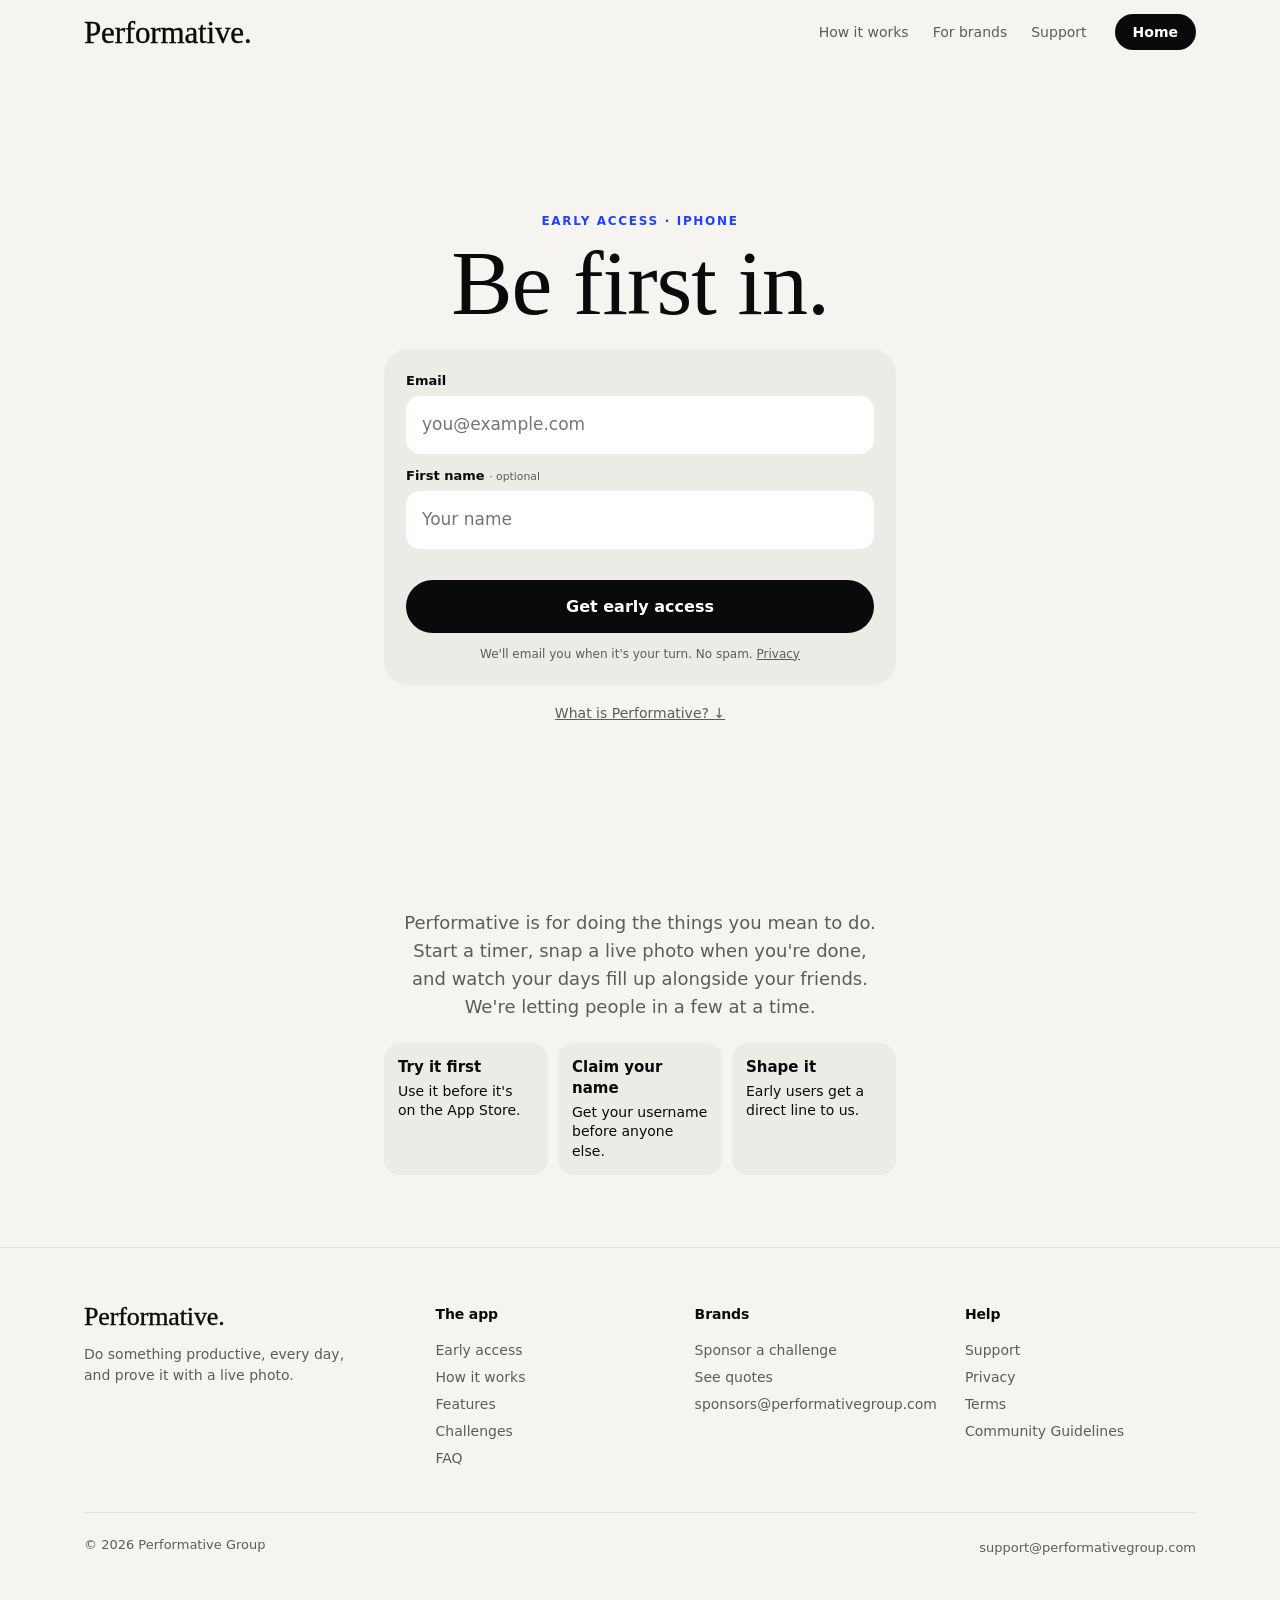
<file: early-access/index.html>
<!doctype html>
<html lang="en">
<head>
<meta charset="utf-8">
<meta http-equiv="Content-Security-Policy" content="default-src 'self'; script-src 'self' 'unsafe-inline'; style-src 'self' 'unsafe-inline' https://fonts.googleapis.com; font-src https://fonts.gstatic.com; img-src 'self' data:; connect-src 'self' https://rwyopnhqcnwsxcgpwgtr.supabase.co; object-src 'none'; base-uri 'none'; form-action 'self'; upgrade-insecure-requests">
<meta name="referrer" content="strict-origin-when-cross-origin">
<meta name="viewport" content="width=device-width, initial-scale=1, viewport-fit=cover">
<meta name="theme-color" content="#F5F4F0">
<link rel="icon" href="/assets/icon.svg" type="image/svg+xml">
<link rel="preconnect" href="https://fonts.googleapis.com">
<link rel="preconnect" href="https://fonts.gstatic.com" crossorigin>
<link href="https://fonts.googleapis.com/css2?family=Instrument+Serif:ital@0;1&family=Inter+Tight:ital,wght@0,400..900;1,400..900&display=swap" rel="stylesheet">
<link rel="stylesheet" href="/assets/site.css?v=5">
<title>Early Access · Performative</title>
<meta name="description" content="Get early access to Performative on iPhone: do something productive every day, and prove it with a live photo.">
<meta property="og:title" content="Get early access to Performative">
<meta property="og:description" content="Do something productive. Every day. Be one of the first in on iPhone.">
<style>
  /* The first screen is just the sign-up: a line, email, name, the button. What it is comes underneath. */
  .ea { max-width:560px; margin:0 auto; }
  .ea-hero { min-height:calc(100svh - 64px); display:flex; flex-direction:column; justify-content:center; padding-block:24px 40px; }
  .ea-top { text-align:center; margin-bottom:22px; }
  .ea h1 { font-size:clamp(52px, 10vw, 92px); line-height:.94; margin:10px 0 0; }
  .card { background:var(--bg); border-radius:24px; padding:22px; }
  /* Phones: no centring, the form starts just under the heading at the top of the screen. */
  @media (max-width:620px) { .card { padding:16px; border-radius:20px; } .ea-hero { min-height:0; justify-content:flex-start; padding-block:10px 20px; } .ea-top { margin-bottom:14px; } .ea h1 { font-size:44px; } }
  .field { display:grid; gap:6px; margin-bottom:12px; min-width:0; }
  .field label { font-size:13px; font-weight:600; }
  .field small { color:var(--muted); font-weight:400; }
  input[type=email], input[type=text] { width:100%; border:0; background:#fff; border-radius:14px; padding:16px; font-size:17px; outline:none; min-width:0; }
  input:focus { box-shadow:0 0 0 2px var(--ink); }
  .bad input { box-shadow:0 0 0 2px var(--red); }
  .err { color:var(--red); font-size:13px; font-weight:600; min-height:1em; margin-bottom:6px; }
  button.go { width:100%; padding:17px; font-size:16px; }
  .fine { font-size:12px; color:var(--muted); text-align:center; margin:12px 0 0; line-height:1.5; }
  .more { text-align:center; margin-top:18px; font-size:14px; color:var(--muted); }
  .more a { color:inherit; }
  .done { text-align:center; padding:12px 4px; }
  .done .tick { width:76px; height:76px; margin:0 auto; border-radius:50%; background:var(--ink, #0A0A0A); color:#fff; display:flex; align-items:center; justify-content:center; }
  .done h2 { font-size:38px; margin:10px 0 8px; }
  .done p { color:var(--muted); margin:0 auto 18px; max-width:340px; }
  .share { display:flex; gap:8px; justify-content:center; flex-wrap:wrap; }

  .about { padding-block:8px 72px; }
  .about p.lead { font-size:18px; line-height:1.55; color:var(--muted); text-align:center; margin:0 auto 22px; max-width:480px; }
  .perks { list-style:none; padding:0; margin:0; display:grid; grid-template-columns:repeat(3, minmax(0,1fr)); gap:10px; }
  .perks li { background:var(--bg); border-radius:16px; padding:14px; font-size:14px; line-height:1.4; }
  .perks b { display:block; font-size:15px; margin-bottom:4px; }
  @media (max-width:620px) { .perks { grid-template-columns:minmax(0,1fr); } }
</style>
</head>
<body>
<nav class="top" id="nav"><div class="wrap">
  <a class="logo" href="/">Performative.</a>
  <div class="links"><a href="/#how">How it works</a><a href="/sponsor/">For brands</a><a href="/support/">Support</a></div>
  <a class="btn cta" href="/">Home</a>
  <button class="menu-btn" type="button" aria-label="Menu" aria-expanded="false"><span></span></button>
  <div class="sheet"><a href="/#how">How it works</a><a href="/sponsor/">For brands</a><a href="/support/">Support</a><a class="btn" href="/">Home</a></div>
</div></nav>
<main class="wrap ea">
  <section class="ea-hero">
    <div class="ea-top">
      <div class="eyebrow">Early access · iPhone</div>
      <h1>Be first in.</h1>
    </div>
    <div class="card" id="card">
      <form id="f" novalidate>
        <div class="field" id="emailField"><label for="email">Email</label><input type="email" id="email" autocomplete="email" placeholder="you@example.com" required></div>
        <div class="field"><label for="name">First name <small>· optional</small></label><input type="text" id="name" autocomplete="given-name" maxlength="80" placeholder="Your name"></div>
        <div class="err" id="err" role="alert"></div>
        <button class="btn go" type="submit" id="go">Get early access</button>
        <p class="fine">We'll email you when it's your turn. No spam. <a href="/privacy/">Privacy</a></p>
      </form>
      <div class="done hidden" id="done">
        <div class="tick" aria-hidden="true"><svg width="40" height="40" viewBox="0 0 24 24" fill="none" stroke="currentColor" stroke-width="2.4" stroke-linecap="round" stroke-linejoin="round"><path d="M5 12.5l4.5 4.5L19 7.5"/></svg></div>
        <h2 id="doneTitle">You're on the list.</h2>
        <p id="doneText">We've emailed you a confirmation. When it's your turn, you'll get a link to install it.</p>
        <div class="share"><button class="btn soft" type="button" id="share">Share with a friend</button><a class="btn soft" href="/">Back to the home page</a></div>
        <p class="fine" id="shareMsg"></p>
      </div>
    </div>
    <p class="more"><a href="#about">What is Performative? ↓</a></p>
  </section>

  <section class="about" id="about">
    <p class="lead">Performative is for doing the things you mean to do. Start a timer, snap a live photo when you're done, and watch your days fill up alongside your friends. We're letting people in a few at a time.</p>
    <ul class="perks">
      <li><b>Try it first</b>Use it before it's on the App Store.</li>
      <li><b>Claim your name</b>Get your username before anyone else.</li>
      <li><b>Shape it</b>Early users get a direct line to us.</li>
    </ul>
  </section>
</main>
<footer class="site"><div class="wrap">
  <div class="cols">
    <div><a class="logo" href="/" style="font-size:26px; padding:0">Performative.</a>
      <p style="margin:14px 0 0; max-width:280px">Do something productive, every day, and prove it with a live photo.</p></div>
    <div><h5>The app</h5><a href="/early-access/">Early access</a><a href="/#how">How it works</a><a href="/#features">Features</a><a href="/#challenges">Challenges</a><a href="/#faq">FAQ</a></div>
    <div><h5>Brands</h5><a href="/sponsor/">Sponsor a challenge</a><a href="/sponsor/quote/">See quotes</a><a href="mailto:sponsors@performativegroup.com">sponsors@performativegroup.com</a></div>
    <div><h5>Help</h5><a href="/support/">Support</a><a href="/privacy/">Privacy</a><a href="/terms/">Terms</a><a href="/guidelines/">Community Guidelines</a></div>
  </div>
  <div class="base"><span>© <span id="year">2026</span> Performative Group</span><a href="mailto:support@performativegroup.com" style="display:inline">support@performativegroup.com</a></div>
</div></footer>
<script src="/assets/site.js?v=4" defer></script>
<script>
(() => {
  const ENDPOINT = "https://rwyopnhqcnwsxcgpwgtr.supabase.co/functions/v1/early-access";
  const KEY = "sb_publishable_wo0jRHFIC1S-EiX_e5VQjg_WHEjZ4ji";
  const $ = s => document.querySelector(s);

  // Where they came from: the link's utm tags (e.g. ?utm_source=ig from your Instagram bio), or the site that sent them.
  const q = new URLSearchParams(location.search), utm = {};
  for (const k of ["utm_source", "utm_medium", "utm_campaign", "utm_content", "ref"]) if (q.get(k)) utm[k] = q.get(k);
  let source = utm.utm_source || utm.ref || "";
  if (!source && document.referrer) { try { const h = new URL(document.referrer).hostname.replace(/^www\./, ""); if (!h.endsWith("performativegroup.com")) source = h; } catch {} }
  if (!source) source = "website";
  const region = (navigator.languages || [navigator.language]).map(l => (l.split("-")[1] || "").toUpperCase()).find(r => /^[A-Z]{2}$/.test(r))
    || ({ "Asia/Hong_Kong": "HK", "Asia/Macau": "MO", "Asia/Singapore": "SG", "Europe/London": "GB" })[Intl.DateTimeFormat().resolvedOptions().timeZone] || null;

  $("#email").addEventListener("input", () => { $("#emailField").classList.remove("bad"); $("#err").textContent = ""; });
  $("#f").addEventListener("submit", async e => {
    e.preventDefault();
    const email = $("#email").value.trim();
    if (!/^[^@\s]+@[^@\s]+\.[^@\s]+$/.test(email)) { $("#emailField").classList.add("bad"); $("#err").textContent = "Enter an email address we can reach you on."; $("#email").focus(); return; }
    const go = $("#go"); go.disabled = true; go.textContent = "Adding you…"; $("#err").textContent = "";
    try {
      const res = await fetch(ENDPOINT, { method: "POST", headers: { "Content-Type": "application/json", apikey: KEY, Authorization: "Bearer " + KEY },
        body: JSON.stringify({ action: "join", email, name: $("#name").value.trim(), country: region, source, utm }) });
      const out = await res.json().catch(() => ({}));
      if (!res.ok || !out.ok) throw new Error(out.error || "Couldn't add you just now. Please try again.");
      $("#f").classList.add("hidden"); $("#done").classList.remove("hidden");
      if (out.already) { $("#doneTitle").textContent = "You're already on the list."; $("#doneText").textContent = "We'll email you when it's your turn."; }
    } catch (err) { $("#err").textContent = err.message; }
    finally { go.disabled = false; go.textContent = "Get early access"; }
  });

  $("#share").addEventListener("click", async () => {
    const url = "https://performativegroup.com/early-access/?ref=friend";
    if (navigator.share) { try { await navigator.share({ title: "Performative", text: "Get early access to Performative with me", url }); return; } catch {} }
    try { await navigator.clipboard.writeText(url); $("#shareMsg").textContent = "Link copied. Send it to someone you'd do this with."; }
    catch { $("#shareMsg").textContent = url; }
  });
})();
</script>
</body>
</html>
</file>
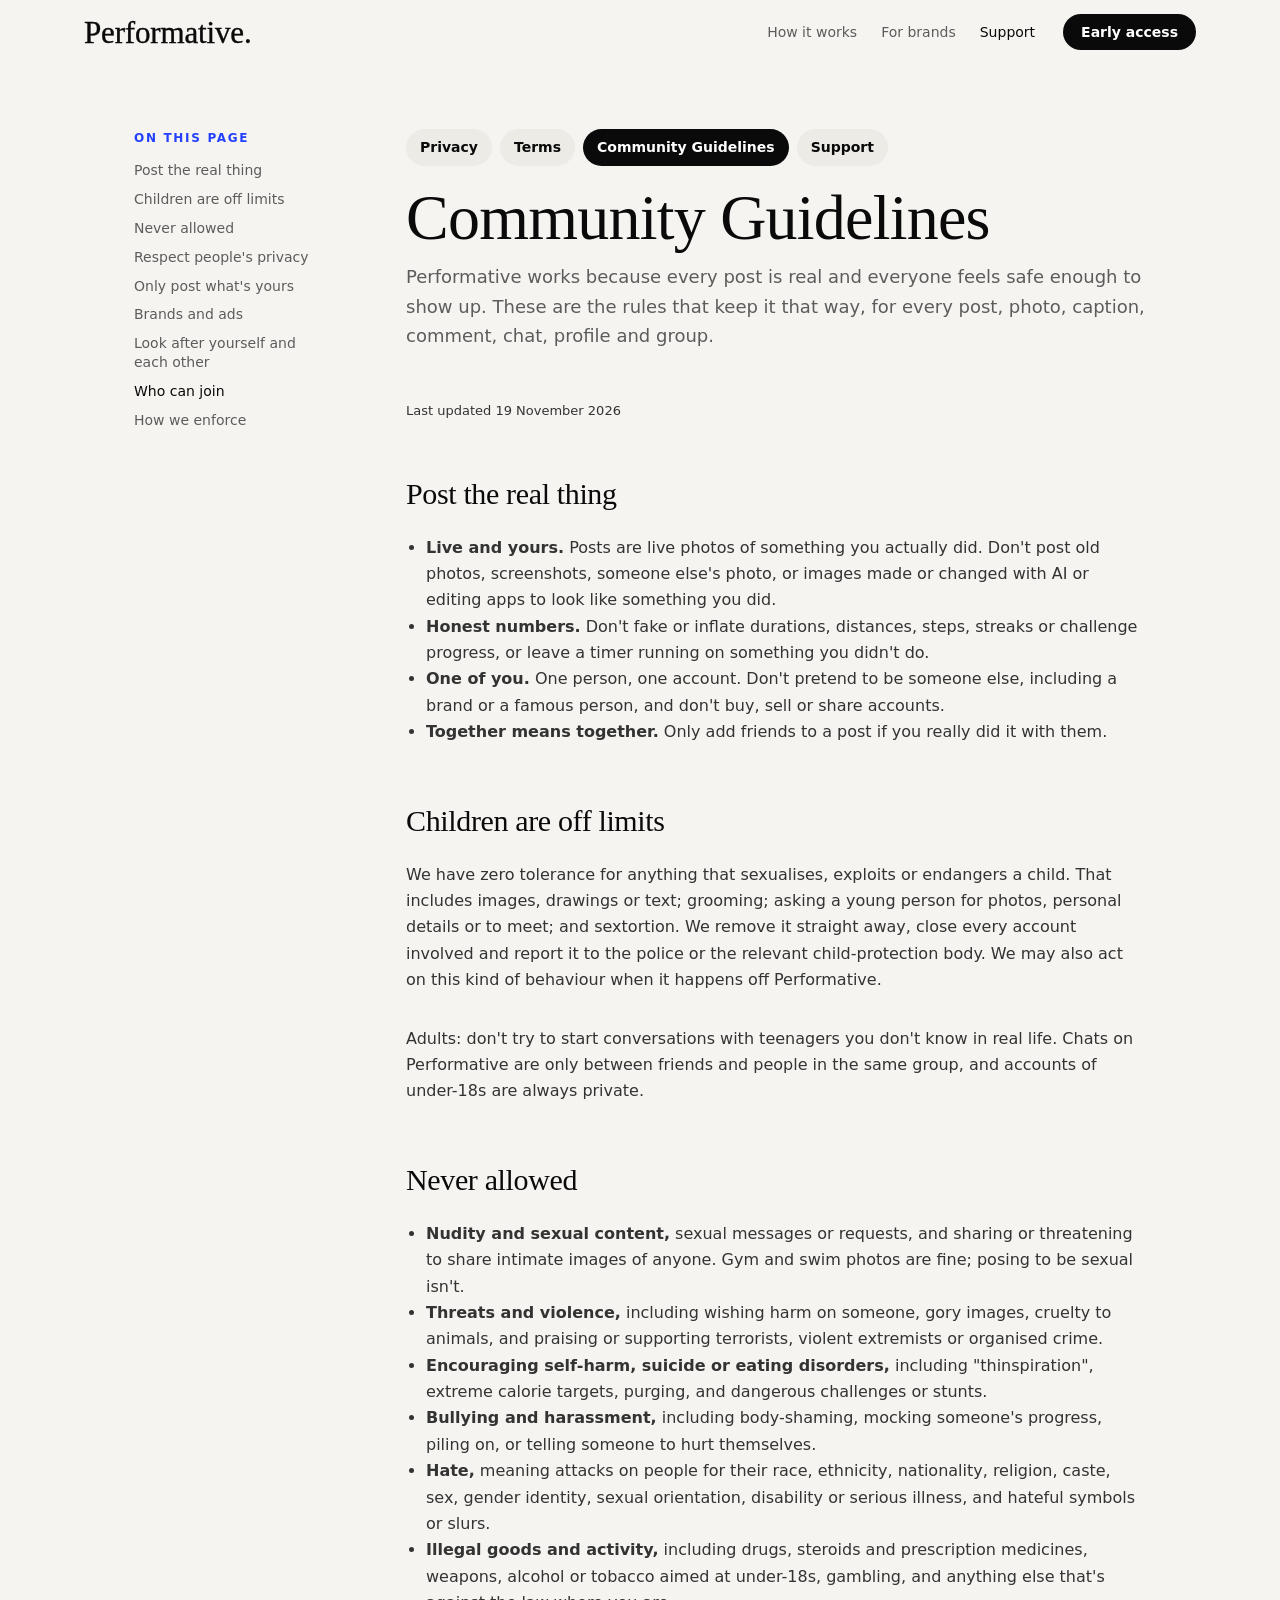
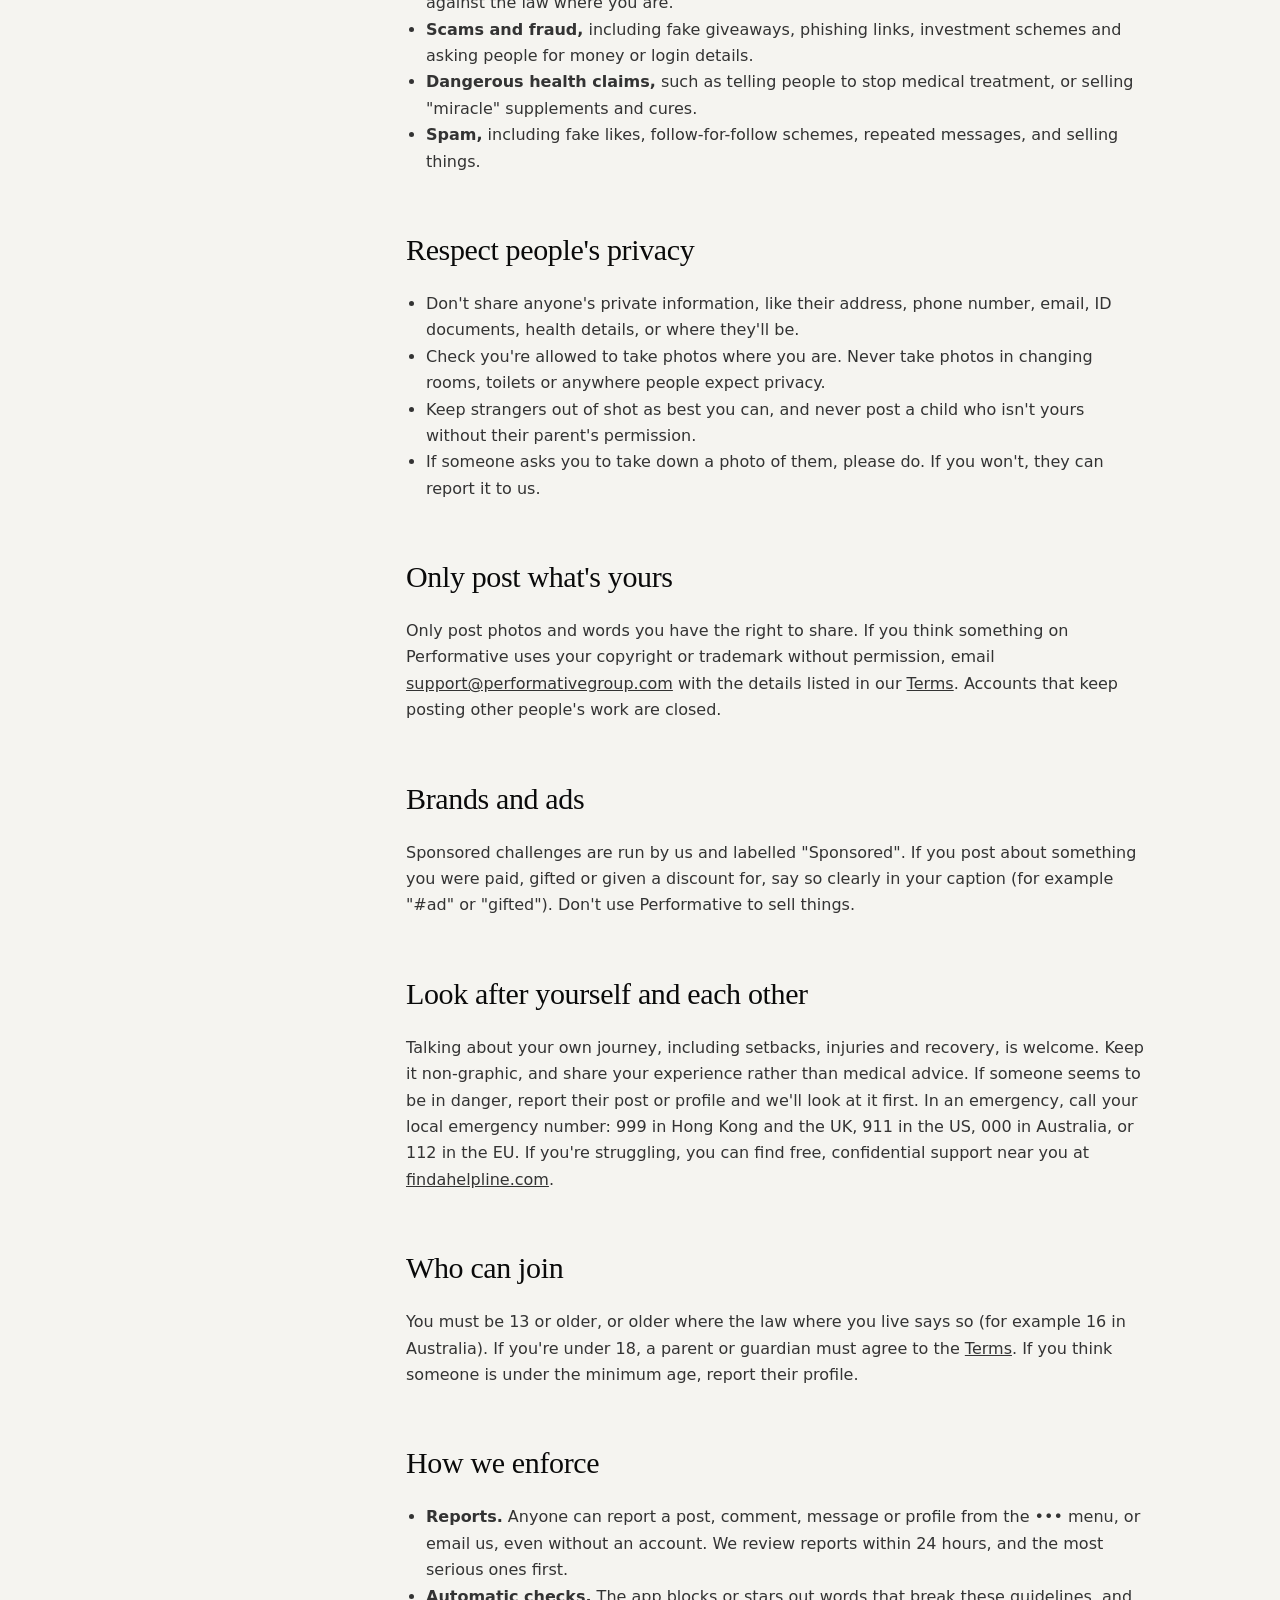
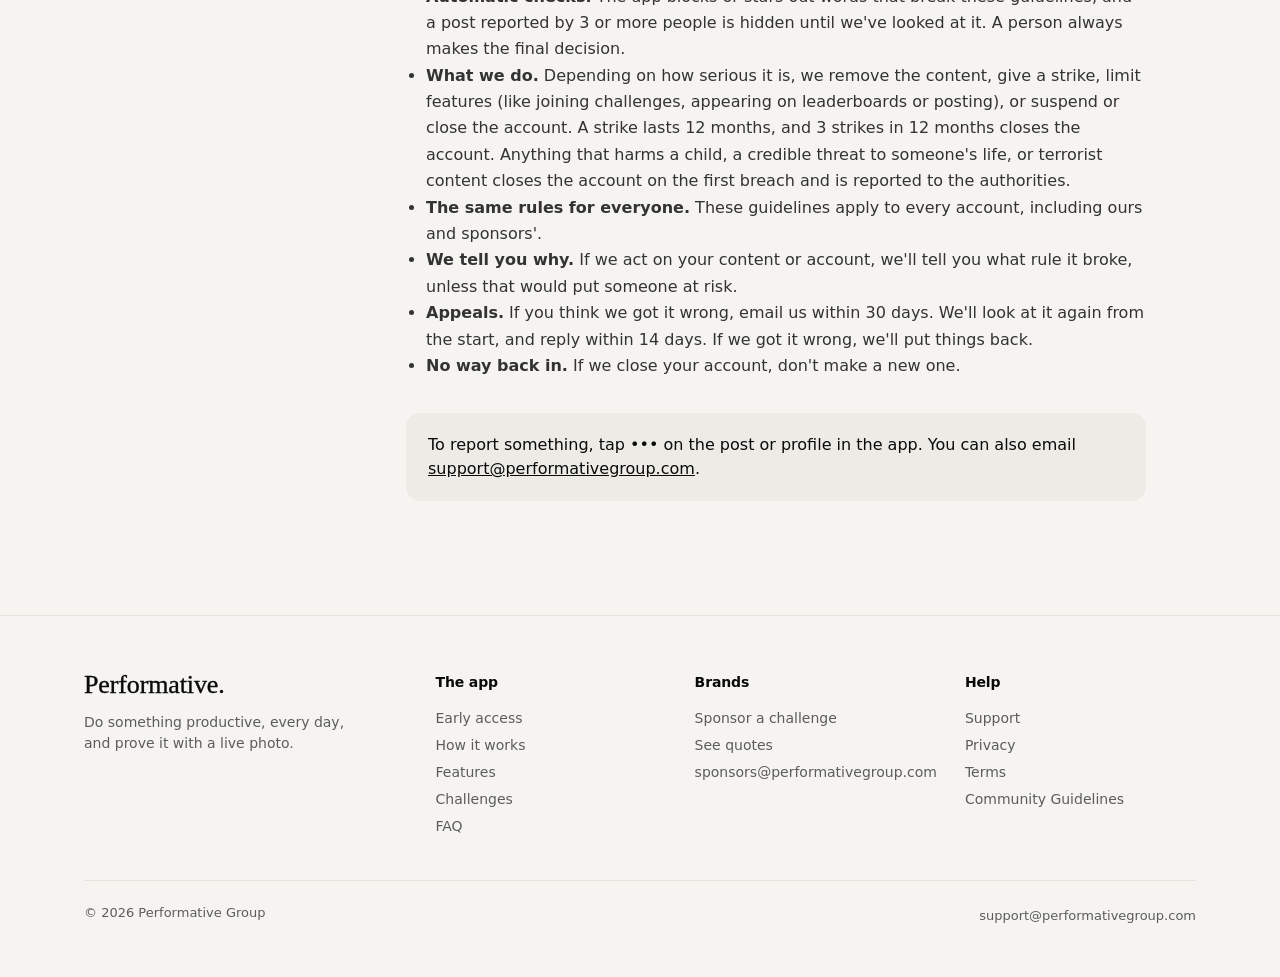
<file: guidelines/index.html>
<!doctype html>
<html lang="en">
<head>
<meta charset="utf-8">
<meta http-equiv="Content-Security-Policy" content="default-src 'self'; script-src 'self' 'unsafe-inline'; style-src 'self' 'unsafe-inline' https://fonts.googleapis.com; font-src https://fonts.gstatic.com; img-src 'self' data:; connect-src 'self' https://rwyopnhqcnwsxcgpwgtr.supabase.co; object-src 'none'; base-uri 'none'; form-action 'self'; upgrade-insecure-requests">
<meta name="referrer" content="strict-origin-when-cross-origin">
<meta name="viewport" content="width=device-width, initial-scale=1, viewport-fit=cover">
<meta name="theme-color" content="#F5F4F0">
<link rel="icon" href="/assets/icon.svg" type="image/svg+xml">
<link rel="preconnect" href="https://fonts.googleapis.com">
<link rel="preconnect" href="https://fonts.gstatic.com" crossorigin>
<link href="https://fonts.googleapis.com/css2?family=Instrument+Serif:ital@0;1&family=Inter+Tight:ital,wght@0,400..900;1,400..900&display=swap" rel="stylesheet">
<link rel="stylesheet" href="/assets/site.css?v=5">
<title>Community Guidelines · Performative</title>
<meta name="description" content="What's welcome on Performative, what isn't, and how we keep it that way.">
</head>
<body>
<nav class="top" id="nav"><div class="wrap">
  <a class="logo" href="/">Performative.</a>
  <div class="links"><a href="/#how">How it works</a><a href="/sponsor/">For brands</a><a href="/support/" class=on>Support</a></div>
  <a class="btn cta" href="/early-access/">Early access</a>
  <button class="menu-btn" type="button" aria-label="Menu" aria-expanded="false"><span></span></button>
  <div class="sheet"><a href="/#how">How it works</a><a href="/sponsor/">For brands</a><a href="/support/">Support</a><a class="btn" href="/early-access/">Early access</a></div>
</div></nav>
<main class="doc" data-toc>
  <div class="tabs"><a href="/privacy/">Privacy</a><a href="/terms/">Terms</a><a href="/guidelines/" class=on>Community Guidelines</a><a href="/support/">Support</a></div>

  <h1>Community Guidelines</h1>
  <p class="lead">Performative works because every post is real and everyone feels safe enough to show up. These are the rules that keep it that way, for every post, photo, caption, comment, chat, profile and group.</p>
  <p class="small muted">Last updated 19 November 2026</p>

  <h2 id="real">Post the real thing</h2>
  <ul>
    <li><b>Live and yours.</b> Posts are live photos of something you actually did. Don't post old photos, screenshots, someone else's photo, or images made or changed with AI or editing apps to look like something you did.</li>
    <li><b>Honest numbers.</b> Don't fake or inflate durations, distances, steps, streaks or challenge progress, or leave a timer running on something you didn't do.</li>
    <li><b>One of you.</b> One person, one account. Don't pretend to be someone else, including a brand or a famous person, and don't buy, sell or share accounts.</li>
    <li><b>Together means together.</b> Only add friends to a post if you really did it with them.</li>
  </ul>

  <h2 id="children">Children are off limits</h2>
  <p>We have zero tolerance for anything that sexualises, exploits or endangers a child. That includes images, drawings or text; grooming; asking a young person for photos, personal details or to meet; and sextortion. We remove it straight away, close every account involved and report it to the police or the relevant child-protection body. We may also act on this kind of behaviour when it happens off Performative.</p>
  <p>Adults: don't try to start conversations with teenagers you don't know in real life. Chats on Performative are only between friends and people in the same group, and accounts of under-18s are always private.</p>

  <h2 id="never">Never allowed</h2>
  <ul>
    <li><b>Nudity and sexual content,</b> sexual messages or requests, and sharing or threatening to share intimate images of anyone. Gym and swim photos are fine; posing to be sexual isn't.</li>
    <li><b>Threats and violence,</b> including wishing harm on someone, gory images, cruelty to animals, and praising or supporting terrorists, violent extremists or organised crime.</li>
    <li><b>Encouraging self-harm, suicide or eating disorders,</b> including "thinspiration", extreme calorie targets, purging, and dangerous challenges or stunts.</li>
    <li><b>Bullying and harassment,</b> including body-shaming, mocking someone's progress, piling on, or telling someone to hurt themselves.</li>
    <li><b>Hate,</b> meaning attacks on people for their race, ethnicity, nationality, religion, caste, sex, gender identity, sexual orientation, disability or serious illness, and hateful symbols or slurs.</li>
    <li><b>Illegal goods and activity,</b> including drugs, steroids and prescription medicines, weapons, alcohol or tobacco aimed at under-18s, gambling, and anything else that's against the law where you are.</li>
    <li><b>Scams and fraud,</b> including fake giveaways, phishing links, investment schemes and asking people for money or login details.</li>
    <li><b>Dangerous health claims,</b> such as telling people to stop medical treatment, or selling "miracle" supplements and cures.</li>
    <li><b>Spam,</b> including fake likes, follow-for-follow schemes, repeated messages, and selling things.</li>
  </ul>

  <h2 id="privacy">Respect people's privacy</h2>
  <ul>
    <li>Don't share anyone's private information, like their address, phone number, email, ID documents, health details, or where they'll be.</li>
    <li>Check you're allowed to take photos where you are. Never take photos in changing rooms, toilets or anywhere people expect privacy.</li>
    <li>Keep strangers out of shot as best you can, and never post a child who isn't yours without their parent's permission.</li>
    <li>If someone asks you to take down a photo of them, please do. If you won't, they can report it to us.</li>
  </ul>

  <h2 id="ip">Only post what's yours</h2>
  <p>Only post photos and words you have the right to share. If you think something on Performative uses your copyright or trademark without permission, email <a href="mailto:support@performativegroup.com">support@performativegroup.com</a> with the details listed in our <a href="/terms/#ip">Terms</a>. Accounts that keep posting other people's work are closed.</p>

  <h2 id="ads">Brands and ads</h2>
  <p>Sponsored challenges are run by us and labelled "Sponsored". If you post about something you were paid, gifted or given a discount for, say so clearly in your caption (for example "#ad" or "gifted"). Don't use Performative to sell things.</p>

  <h2 id="care">Look after yourself and each other</h2>
  <p>Talking about your own journey, including setbacks, injuries and recovery, is welcome. Keep it non-graphic, and share your experience rather than medical advice. If someone seems to be in danger, report their post or profile and we'll look at it first. In an emergency, call your local emergency number: 999 in Hong Kong and the UK, 911 in the US, 000 in Australia, or 112 in the EU. If you're struggling, you can find free, confidential support near you at <a href="https://findahelpline.com" rel="noopener noreferrer">findahelpline.com</a>.</p>

  <h2 id="who">Who can join</h2>
  <p>You must be 13 or older, or older where the law where you live says so (for example 16 in Australia). If you're under 18, a parent or guardian must agree to the <a href="/terms/">Terms</a>. If you think someone is under the minimum age, report their profile.</p>

  <h2 id="enforce">How we enforce</h2>
  <ul>
    <li><b>Reports.</b> Anyone can report a post, comment, message or profile from the ••• menu, or email us, even without an account. We review reports within 24 hours, and the most serious ones first.</li>
    <li><b>Automatic checks.</b> The app blocks or stars out words that break these guidelines, and a post reported by 3 or more people is hidden until we've looked at it. A person always makes the final decision.</li>
    <li><b>What we do.</b> Depending on how serious it is, we remove the content, give a strike, limit features (like joining challenges, appearing on leaderboards or posting), or suspend or close the account. A strike lasts 12 months, and 3 strikes in 12 months closes the account. Anything that harms a child, a credible threat to someone's life, or terrorist content closes the account on the first breach and is reported to the authorities.</li>
    <li><b>The same rules for everyone.</b> These guidelines apply to every account, including ours and sponsors'.</li>
    <li><b>We tell you why.</b> If we act on your content or account, we'll tell you what rule it broke, unless that would put someone at risk.</li>
    <li><b>Appeals.</b> If you think we got it wrong, email us within 30 days. We'll look at it again from the start, and reply within 14 days. If we got it wrong, we'll put things back.</li>
    <li><b>No way back in.</b> If we close your account, don't make a new one.</li>
  </ul>
  <div class="card">To report something, tap ••• on the post or profile in the app. You can also email <a href="mailto:support@performativegroup.com">support@performativegroup.com</a>.</div>

</main>
<footer class="site"><div class="wrap">
  <div class="cols">
    <div><a class="logo" href="/" style="font-size:26px; padding:0">Performative.</a>
      <p style="margin:14px 0 0; max-width:280px">Do something productive, every day, and prove it with a live photo.</p></div>
    <div><h5>The app</h5><a href="/early-access/">Early access</a><a href="/#how">How it works</a><a href="/#features">Features</a><a href="/#challenges">Challenges</a><a href="/#faq">FAQ</a></div>
    <div><h5>Brands</h5><a href="/sponsor/">Sponsor a challenge</a><a href="/sponsor/quote/">See quotes</a><a href="mailto:sponsors@performativegroup.com">sponsors@performativegroup.com</a></div>
    <div><h5>Help</h5><a href="/support/">Support</a><a href="/privacy/">Privacy</a><a href="/terms/">Terms</a><a href="/guidelines/">Community Guidelines</a></div>
  </div>
  <div class="base"><span>© <span id="year">2026</span> Performative Group</span><a href="mailto:support@performativegroup.com" style="display:inline">support@performativegroup.com</a></div>
</div></footer>
<script src="/assets/site.js?v=4" defer></script>
</body>
</html>
</file>
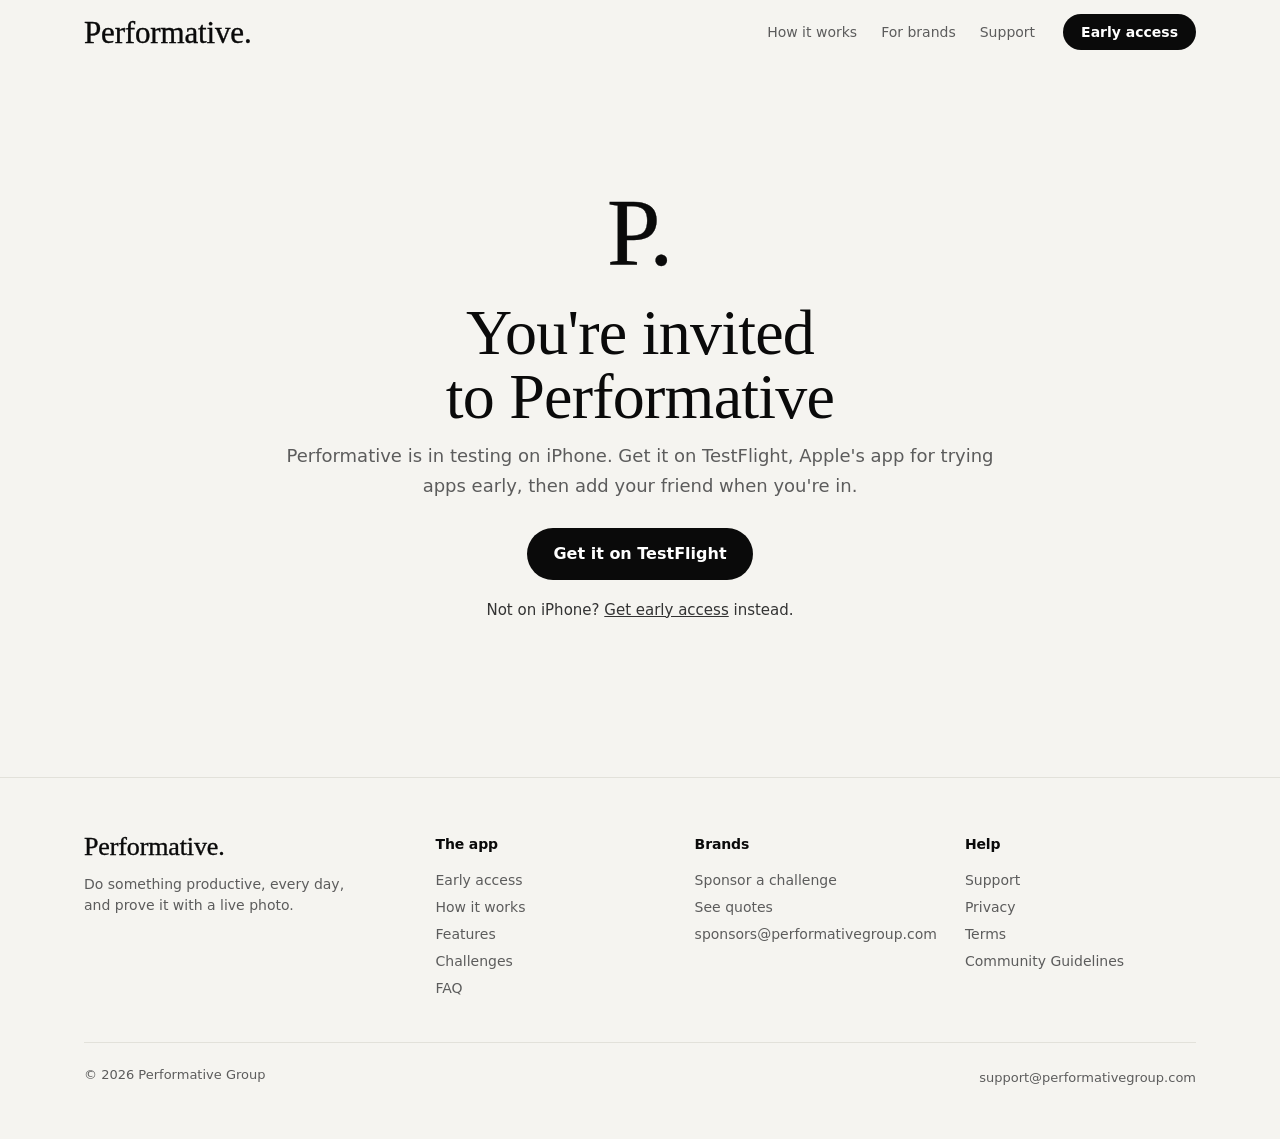
<file: invite/index.html>
<!doctype html>
<html lang="en">
<head>
<meta charset="utf-8">
<meta http-equiv="Content-Security-Policy" content="default-src 'self'; script-src 'self' 'unsafe-inline'; style-src 'self' 'unsafe-inline' https://fonts.googleapis.com; font-src https://fonts.gstatic.com; img-src 'self' data:; connect-src 'self' https://rwyopnhqcnwsxcgpwgtr.supabase.co; object-src 'none'; base-uri 'none'; form-action 'self'; upgrade-insecure-requests">
<meta name="referrer" content="strict-origin-when-cross-origin">
<meta name="viewport" content="width=device-width, initial-scale=1, viewport-fit=cover">
<meta name="theme-color" content="#F5F4F0">
<link rel="icon" href="/assets/icon.svg" type="image/svg+xml">
<link rel="preconnect" href="https://fonts.googleapis.com">
<link rel="preconnect" href="https://fonts.gstatic.com" crossorigin>
<link href="https://fonts.googleapis.com/css2?family=Instrument+Serif:ital@0;1&family=Inter+Tight:ital,wght@0,400..900;1,400..900&display=swap" rel="stylesheet">
<link rel="stylesheet" href="/assets/site.css?v=5">
<title>You're invited · Performative</title>
<meta name="description" content="A friend invited you to Performative. Coming soon to iPhone.">
<meta name="robots" content="noindex">
</head>
<body>
<nav class="top" id="nav"><div class="wrap">
  <a class="logo" href="/">Performative.</a>
  <div class="links"><a href="/#how">How it works</a><a href="/sponsor/">For brands</a><a href="/support/">Support</a></div>
  <a class="btn cta" href="/early-access/">Early access</a>
  <button class="menu-btn" type="button" aria-label="Menu" aria-expanded="false"><span></span></button>
  <div class="sheet"><a href="/#how">How it works</a><a href="/sponsor/">For brands</a><a href="/support/">Support</a><a class="btn" href="/early-access/">Early access</a></div>
</div></nav>
<main class="doc" style="text-align:center; padding-top:120px; padding-bottom:140px">
  <div class="logo" style="font-size:96px">P.</div>
  <h1 style="margin-top:20px" id="inviteTitle">You're invited to Performative</h1>
  <p class="lead" style="margin:10px auto 28px">Performative is in testing on iPhone. Get it on TestFlight, Apple's app for trying apps early, then add your friend when you're in.</p>
  <a class="btn big" href="https://testflight.apple.com/join/8nu3x1nb" rel="noopener">Get it on TestFlight</a>
  <p style="margin-top:18px; font-size:15px">Not on iPhone? <a href="/early-access/?ref=invite">Get early access</a> instead.</p>
</main>
<footer class="site"><div class="wrap">
  <div class="cols">
    <div><a class="logo" href="/" style="font-size:26px; padding:0">Performative.</a>
      <p style="margin:14px 0 0; max-width:280px">Do something productive, every day, and prove it with a live photo.</p></div>
    <div><h5>The app</h5><a href="/early-access/">Early access</a><a href="/#how">How it works</a><a href="/#features">Features</a><a href="/#challenges">Challenges</a><a href="/#faq">FAQ</a></div>
    <div><h5>Brands</h5><a href="/sponsor/">Sponsor a challenge</a><a href="/sponsor/quote/">See quotes</a><a href="mailto:sponsors@performativegroup.com">sponsors@performativegroup.com</a></div>
    <div><h5>Help</h5><a href="/support/">Support</a><a href="/privacy/">Privacy</a><a href="/terms/">Terms</a><a href="/guidelines/">Community Guidelines</a></div>
  </div>
  <div class="base"><span>© <span id="year">2026</span> Performative Group</span><a href="mailto:support@performativegroup.com" style="display:inline">support@performativegroup.com</a></div>
</div></footer>
<script src="/assets/site.js?v=4" defer></script>
<script>
// Links like /invite/<handle> are shown by the 404 page; this page also accepts /invite/?u=<handle>.
(() => {
  const handle = (new URLSearchParams(location.search).get("u") || "").replace(/^@/, "").toLowerCase();
  if (!/^[a-z0-9._]{1,30}$/.test(handle)) return;
  document.getElementById("inviteTitle").textContent = "Join @" + handle + " on Performative";
  document.title = "Join @" + handle + " on Performative";
})();
</script>
</body>
</html>
</file>
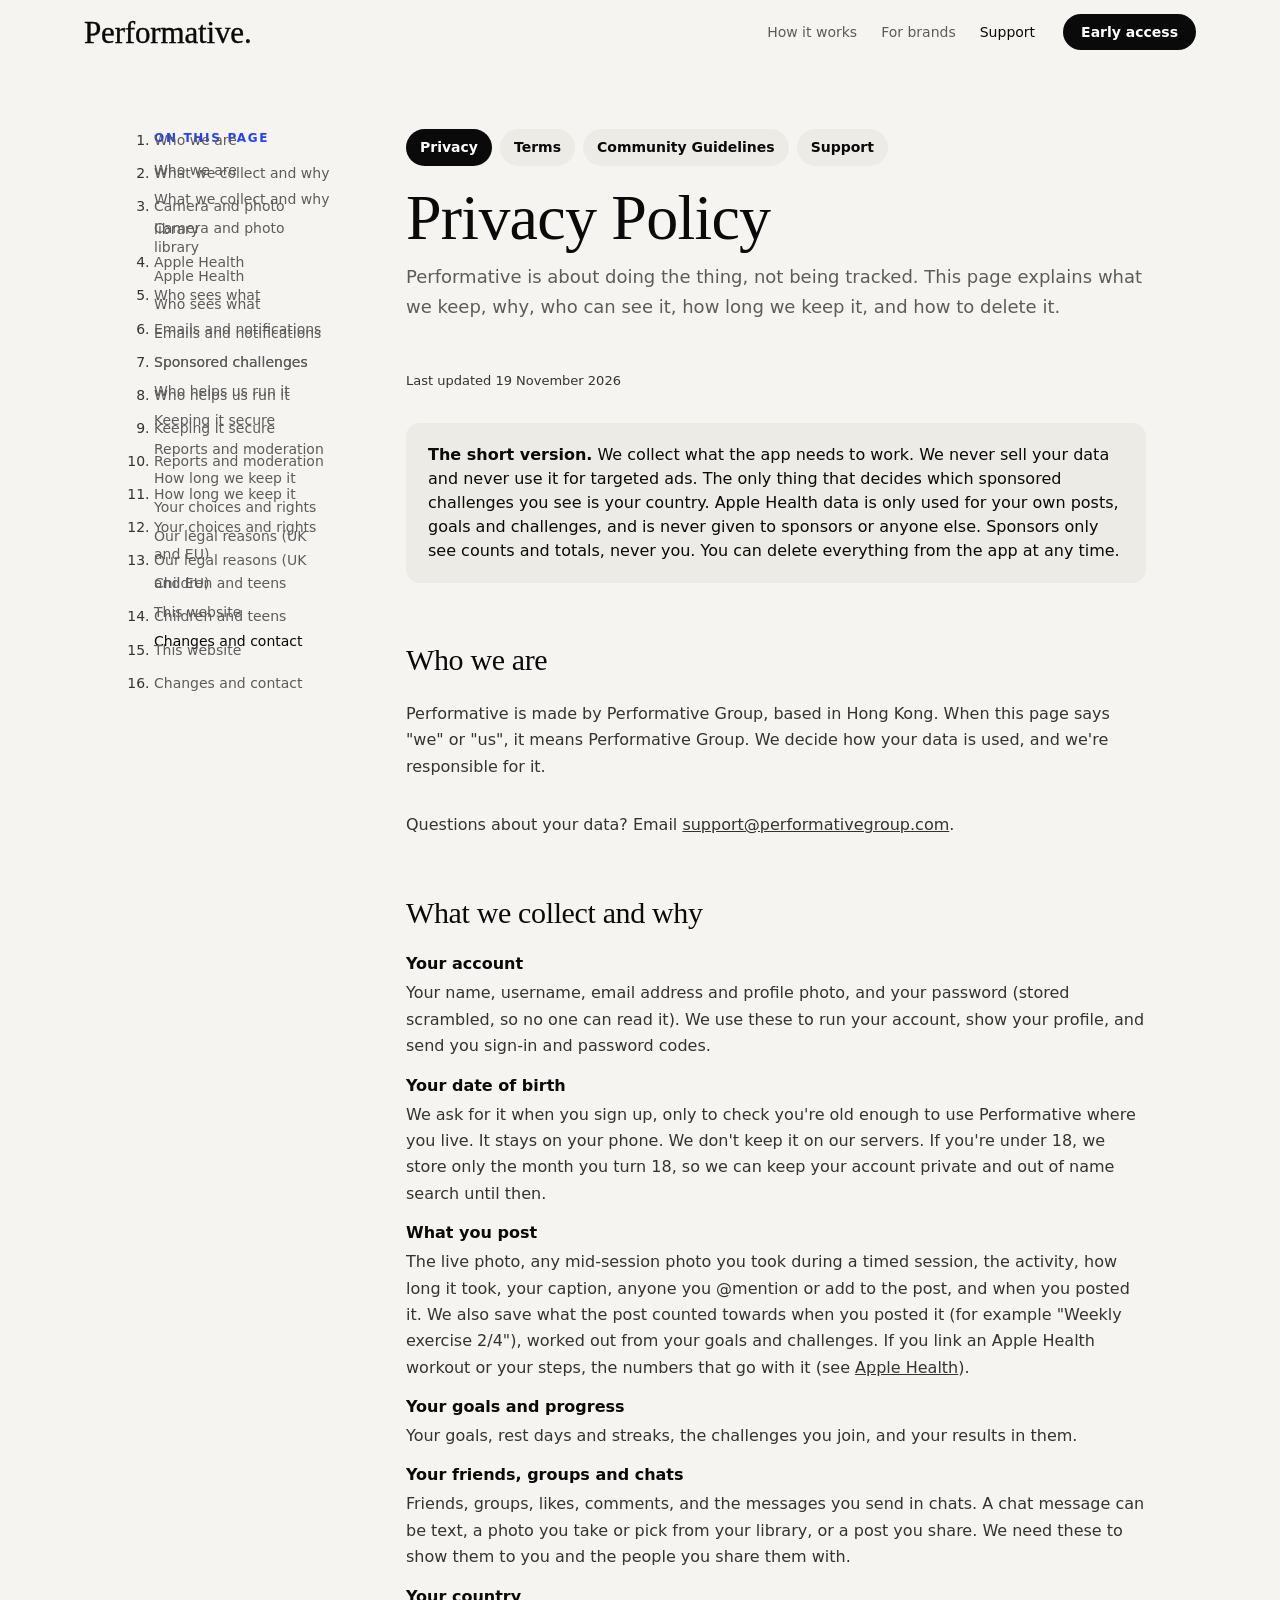
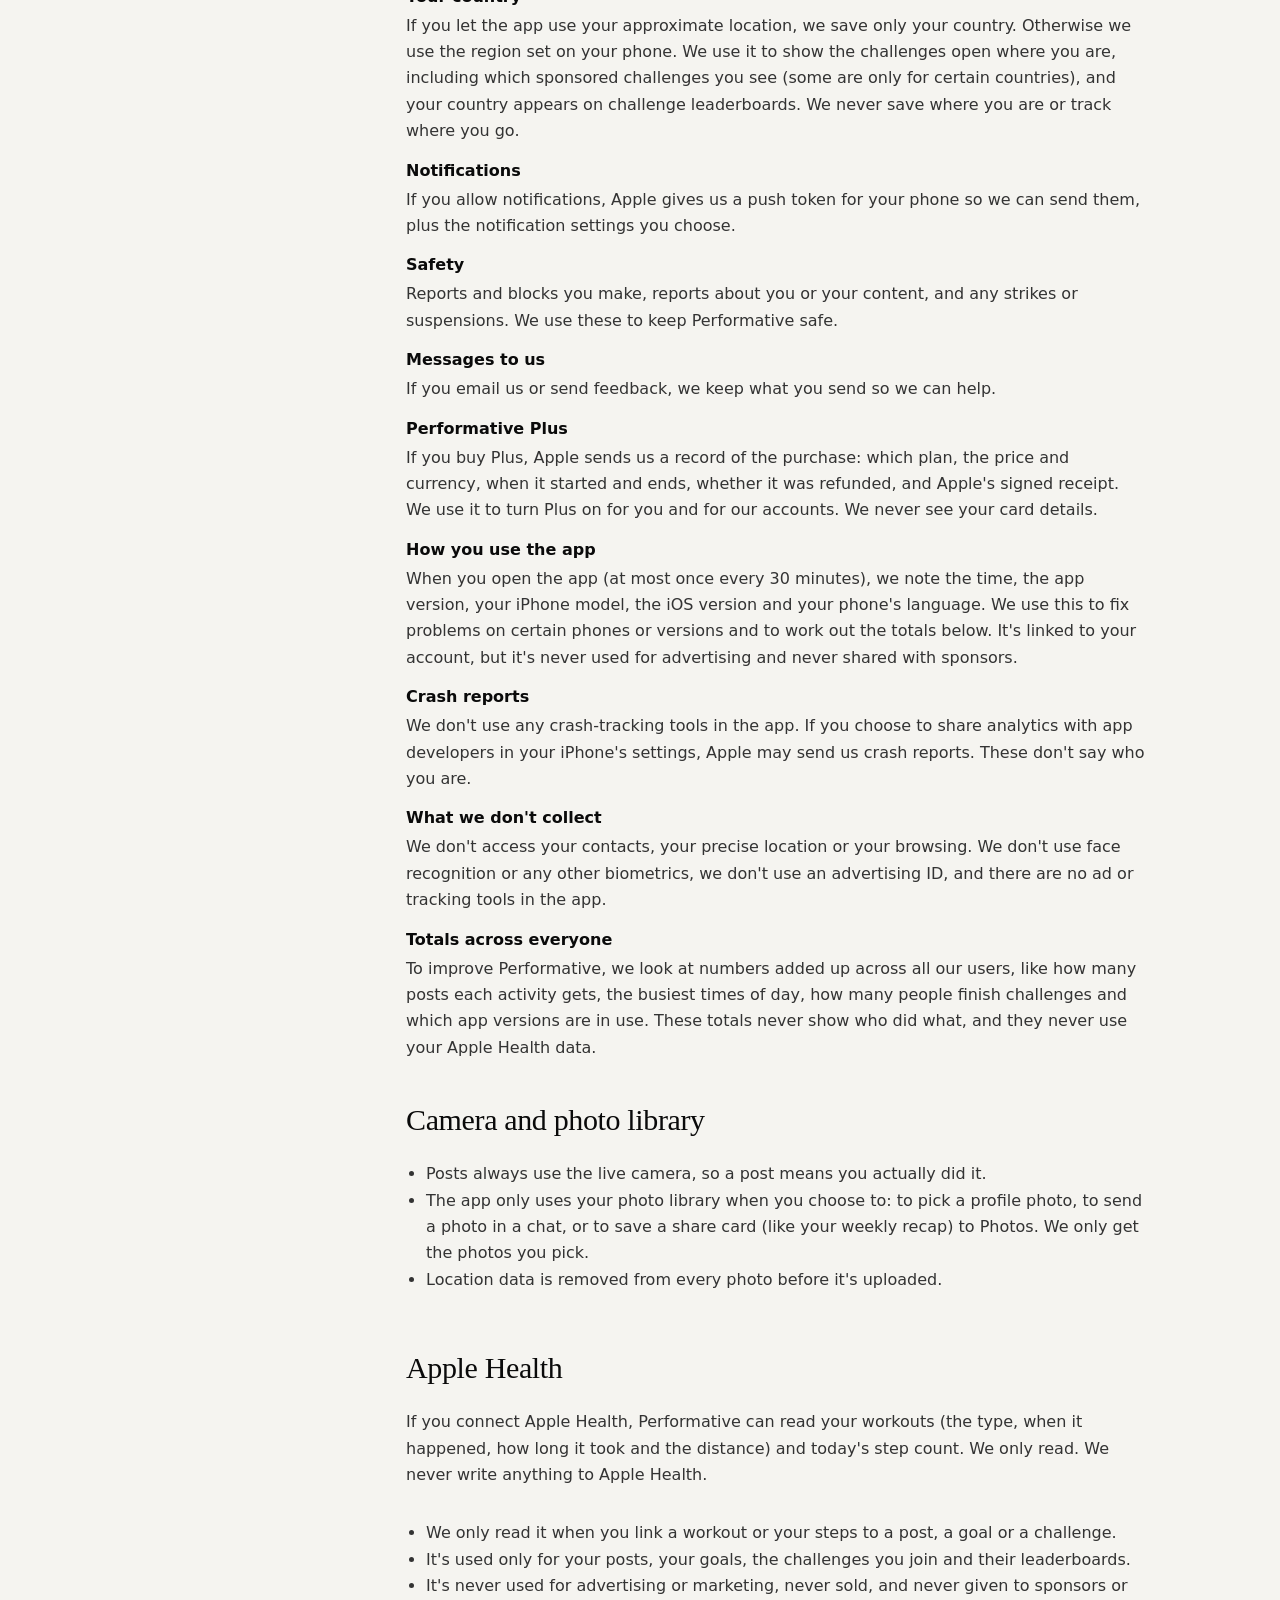
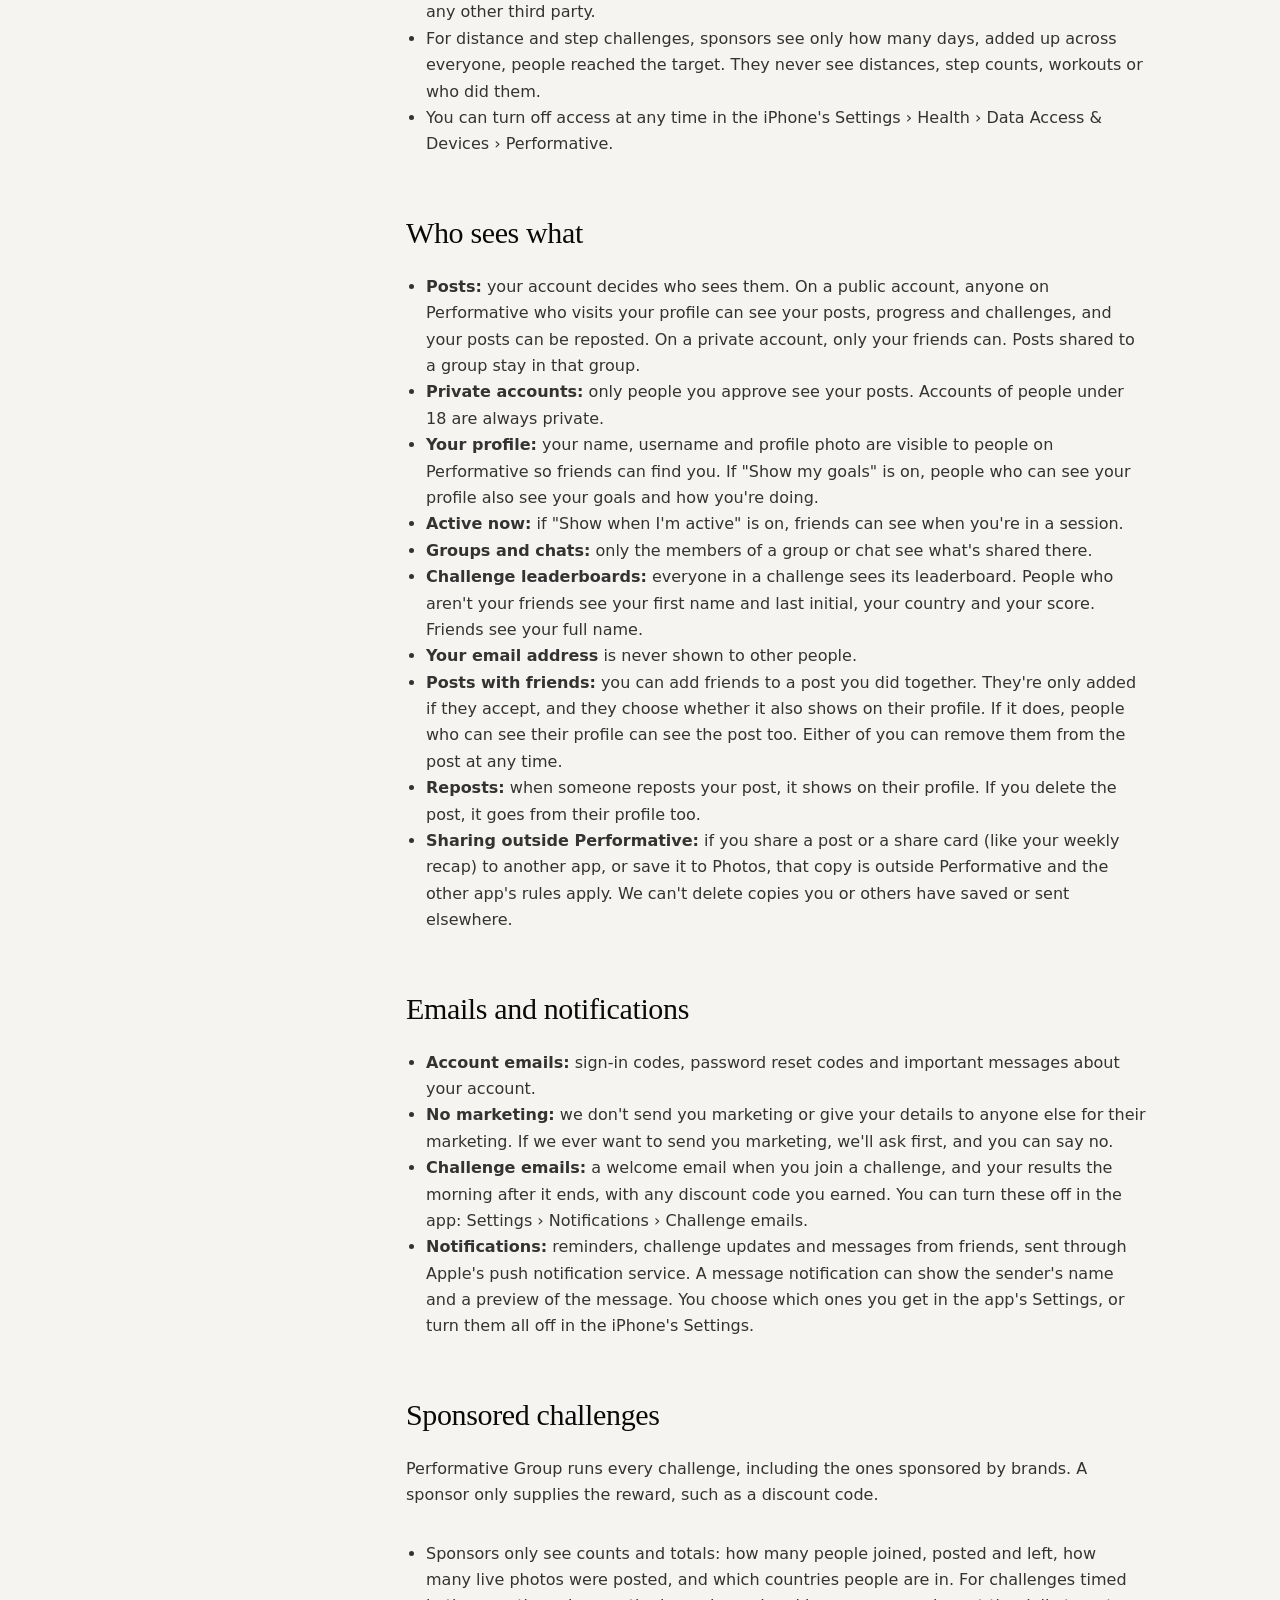
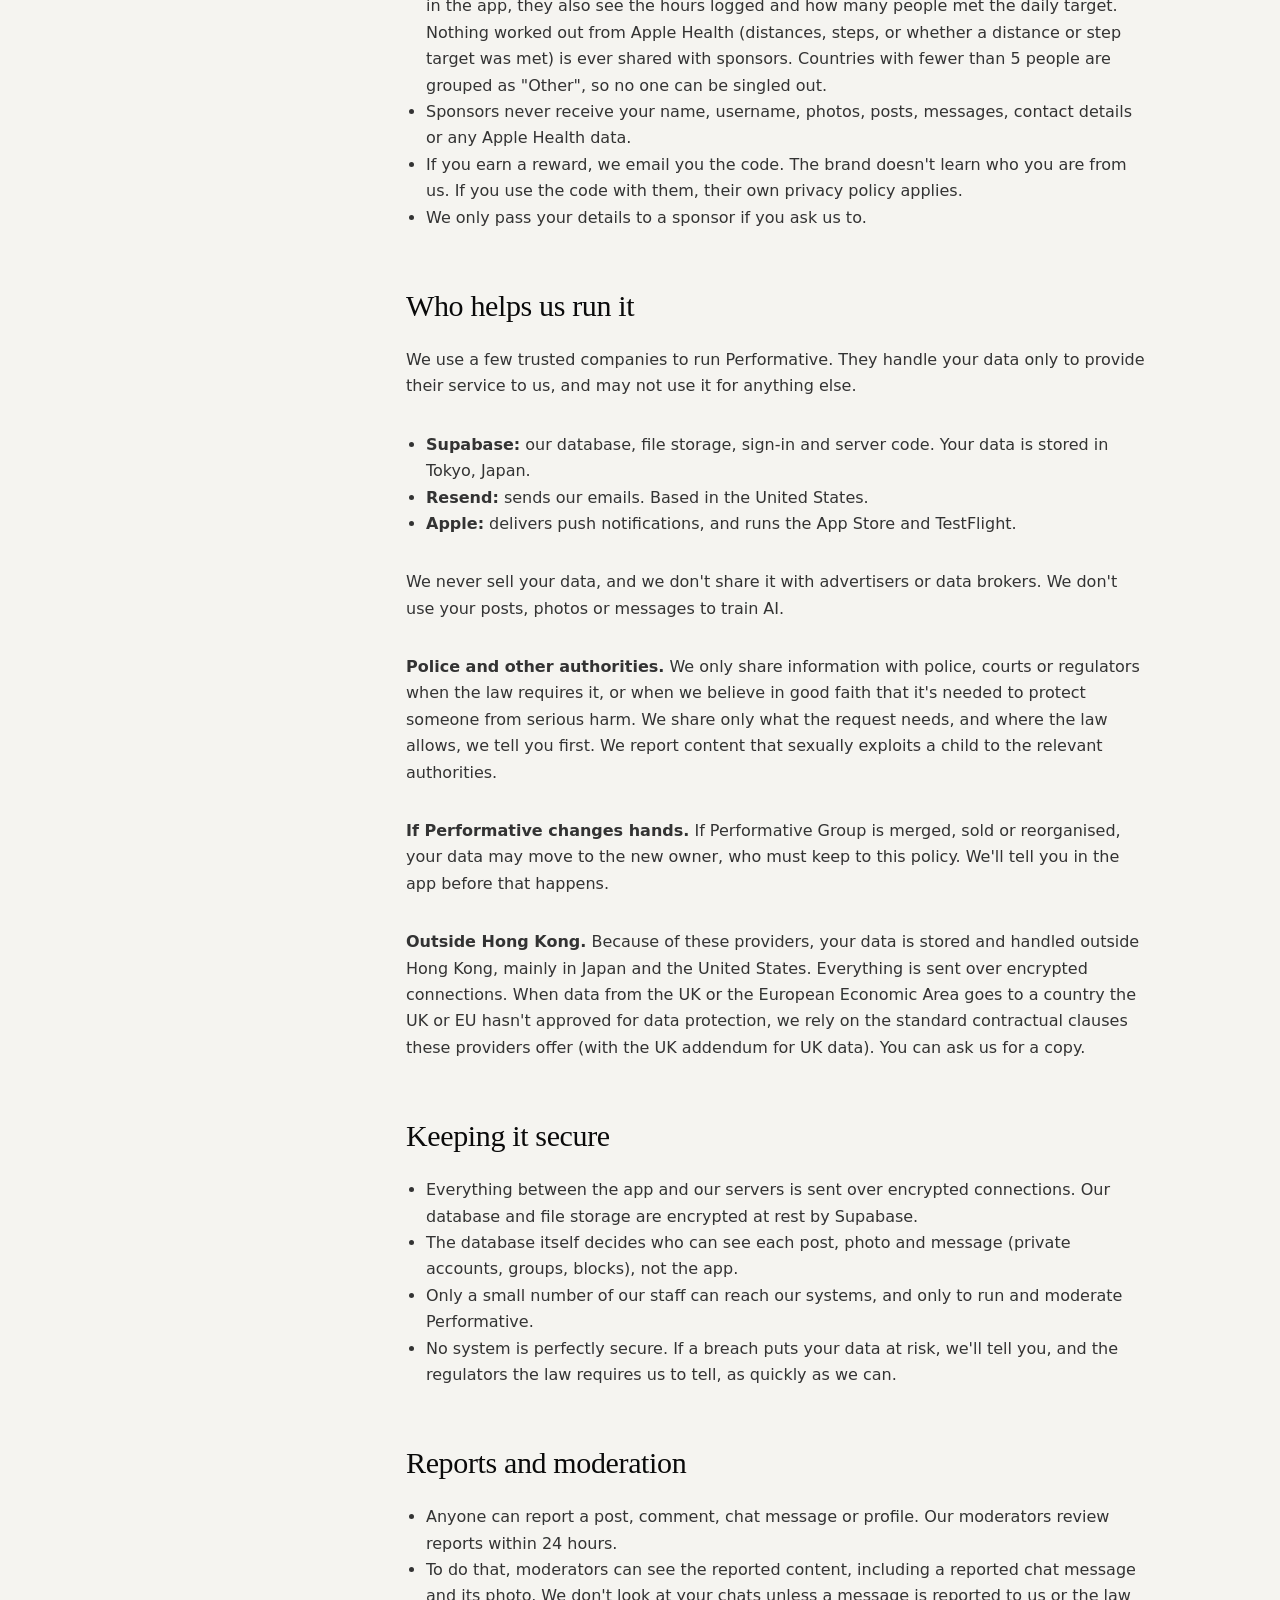
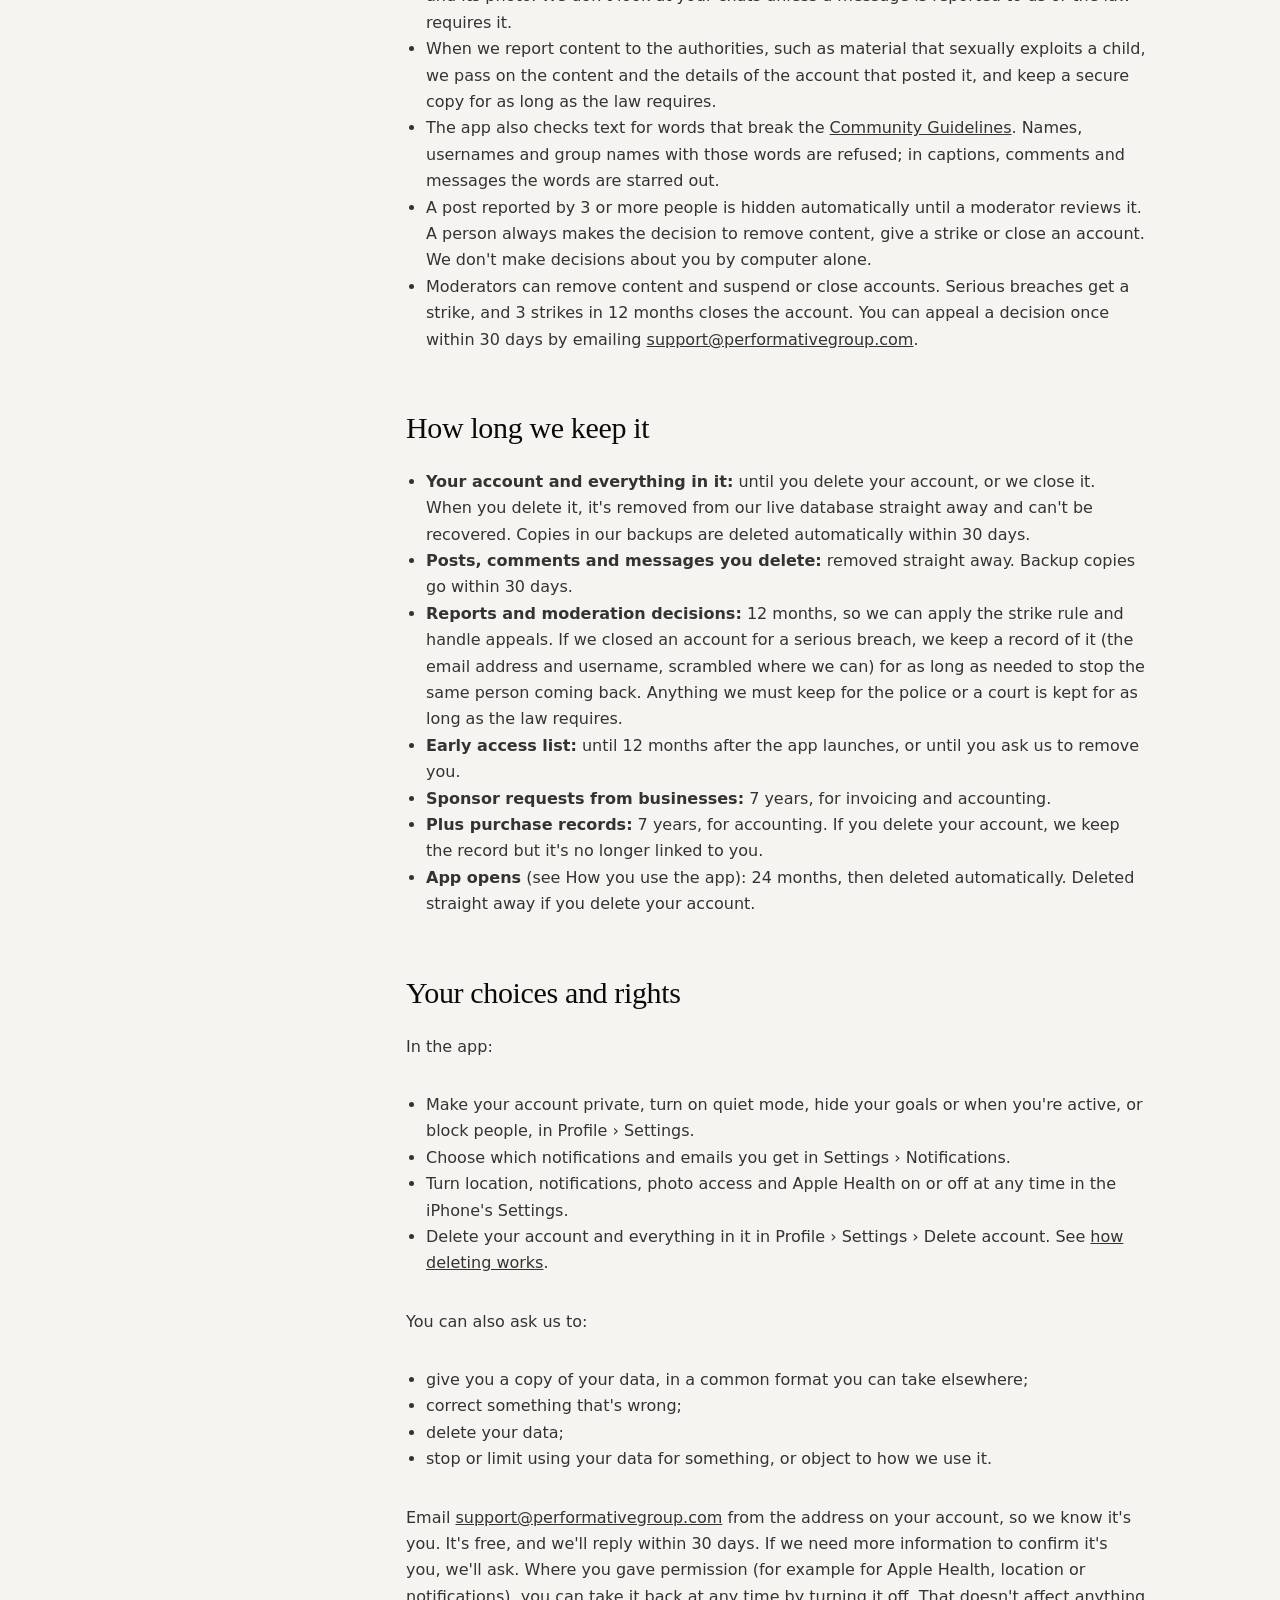
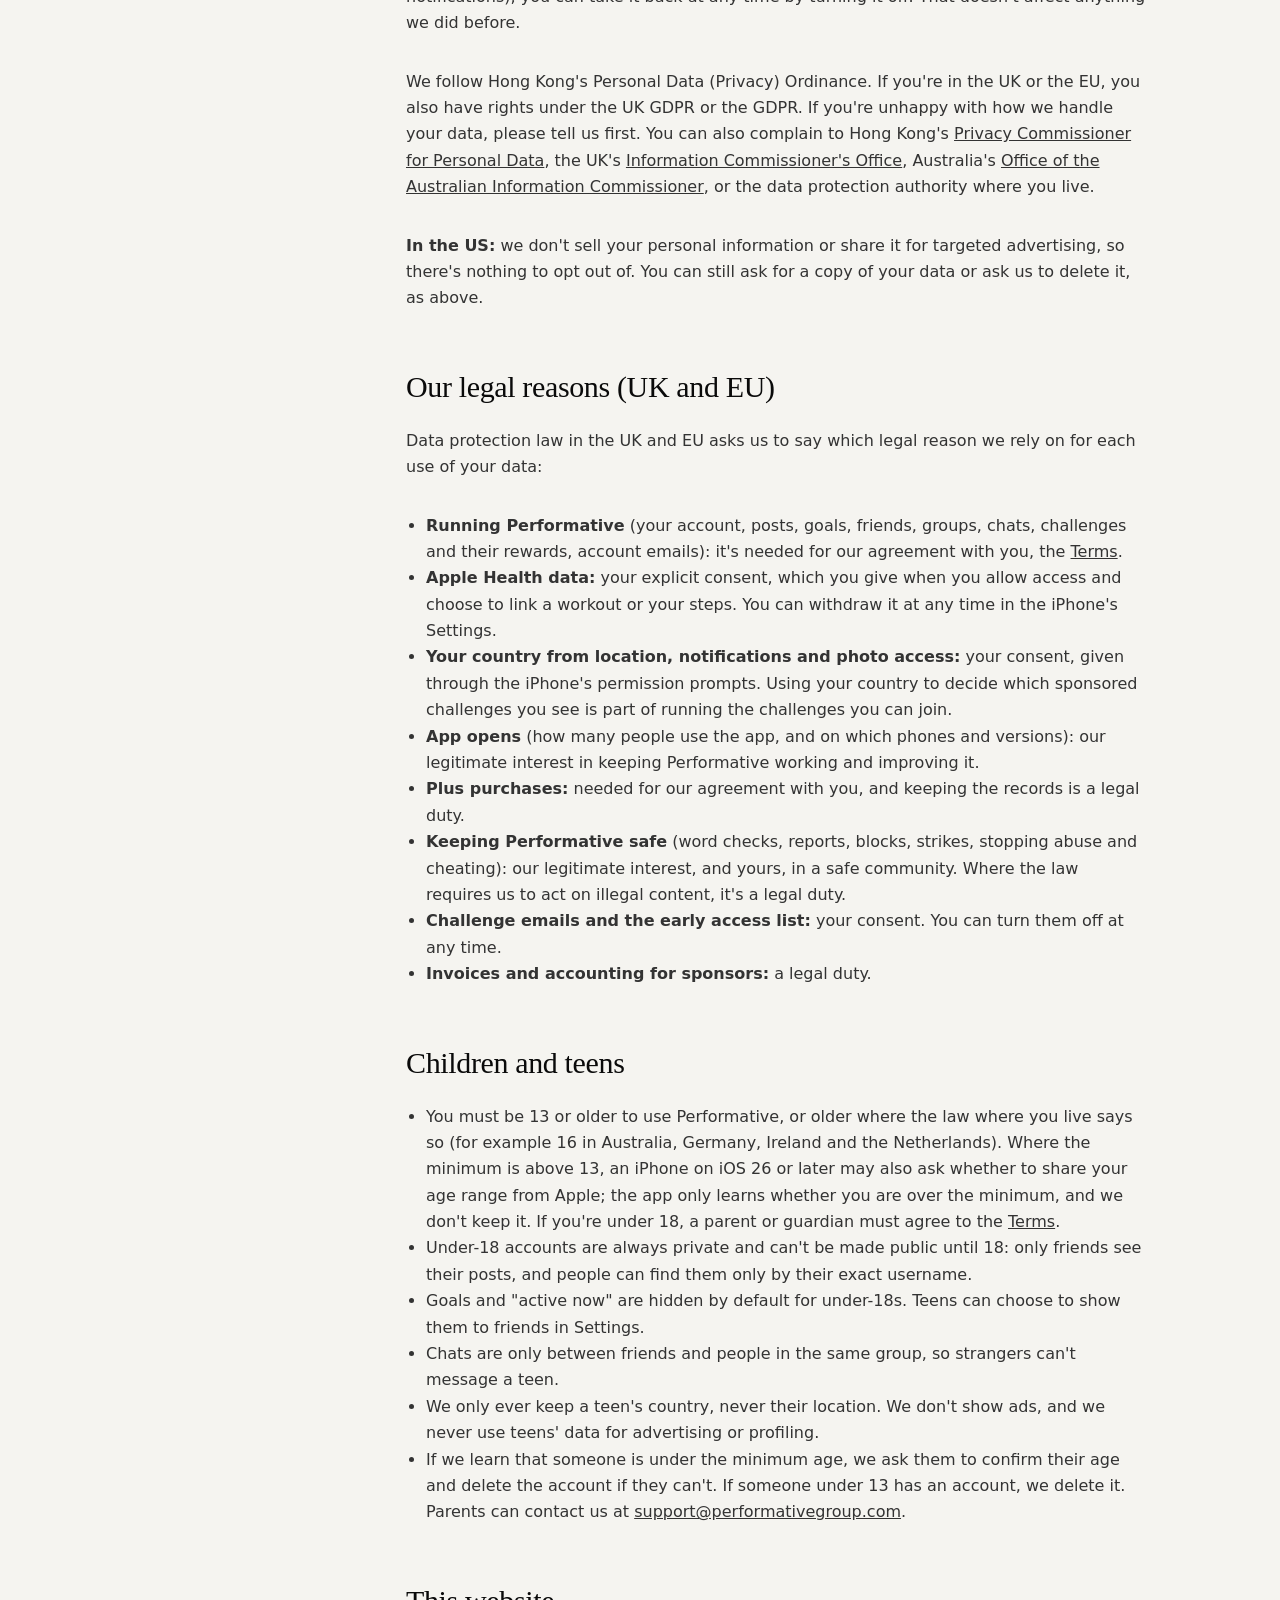
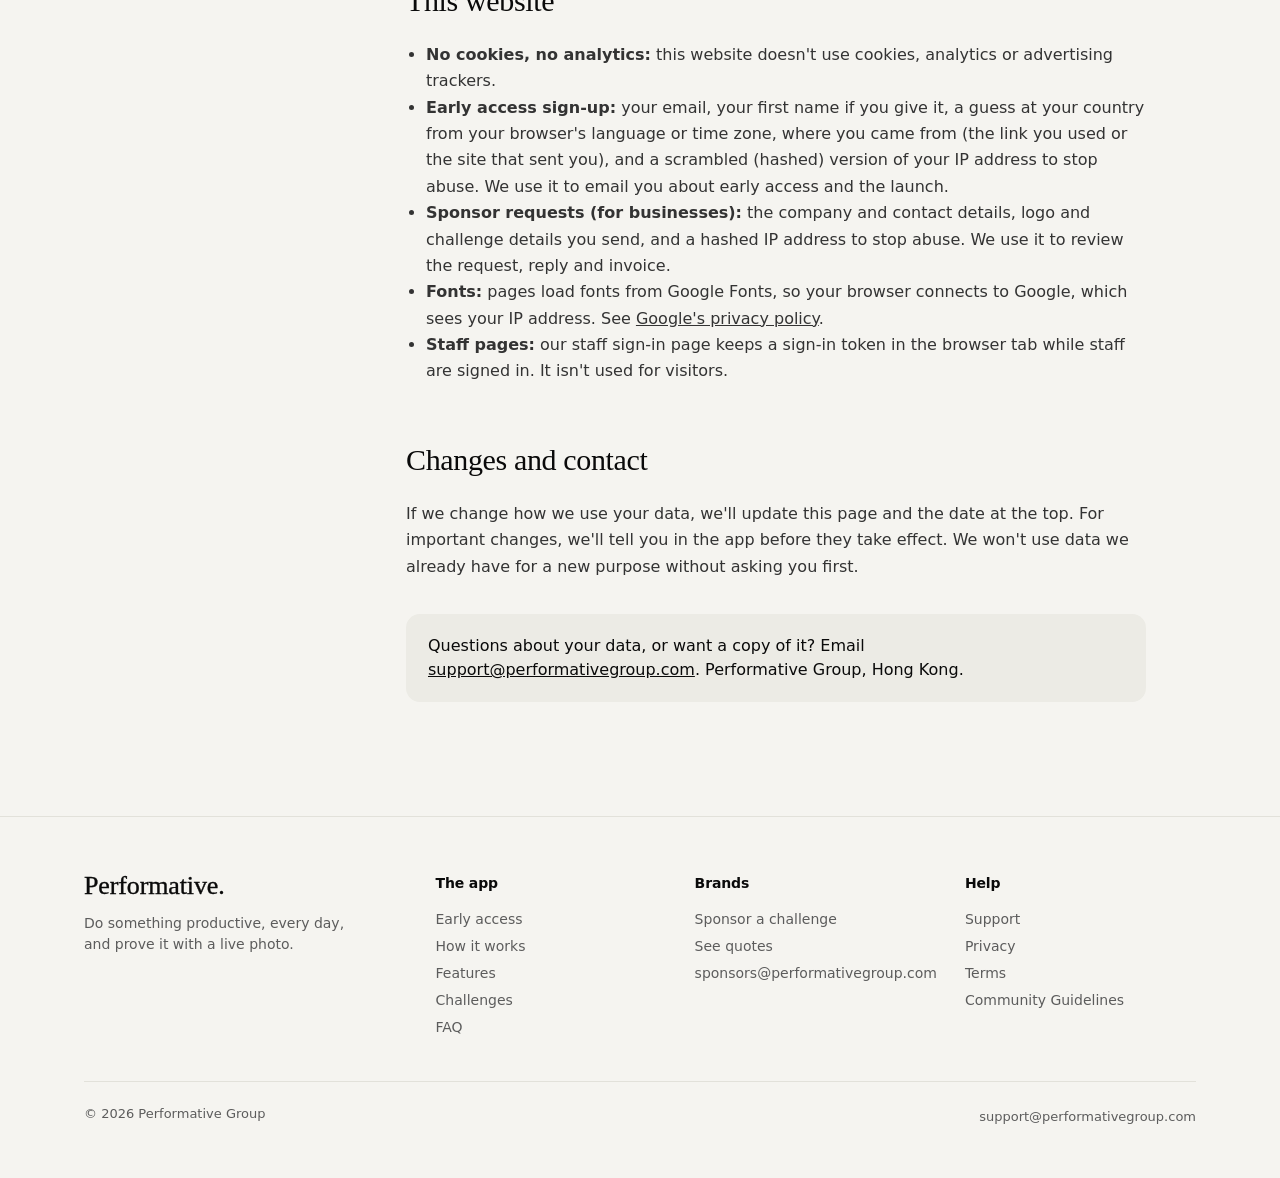
<file: privacy/index.html>
<!doctype html>
<html lang="en">
<head>
<meta charset="utf-8">
<meta http-equiv="Content-Security-Policy" content="default-src 'self'; script-src 'self' 'unsafe-inline'; style-src 'self' 'unsafe-inline' https://fonts.googleapis.com; font-src https://fonts.gstatic.com; img-src 'self' data:; connect-src 'self' https://rwyopnhqcnwsxcgpwgtr.supabase.co; object-src 'none'; base-uri 'none'; form-action 'self'; upgrade-insecure-requests">
<meta name="referrer" content="strict-origin-when-cross-origin">
<meta name="viewport" content="width=device-width, initial-scale=1, viewport-fit=cover">
<meta name="theme-color" content="#F5F4F0">
<link rel="icon" href="/assets/icon.svg" type="image/svg+xml">
<link rel="preconnect" href="https://fonts.googleapis.com">
<link rel="preconnect" href="https://fonts.gstatic.com" crossorigin>
<link href="https://fonts.googleapis.com/css2?family=Instrument+Serif:ital@0;1&family=Inter+Tight:ital,wght@0,400..900;1,400..900&display=swap" rel="stylesheet">
<link rel="stylesheet" href="/assets/site.css?v=5">
<title>Privacy Policy · Performative</title>
<meta name="description" content="How Performative handles your data: what we collect and why, who sees what, how long we keep it, and your choices.">
<style>
  .doc h2[id] { scroll-margin-top:80px; }
  .doc .toc { columns:2; column-gap:28px; margin:0; padding-left:20px; }
  .doc .toc li { break-inside:avoid; }
  @media (max-width:560px) { .doc .toc { columns:1; } }
  .doc dl { margin:0; }
  .doc dt { font-weight:700; margin-top:14px; }
  .doc dd { margin:4px 0 0; color:#333; line-height:1.65; }
</style>
</head>
<body>
<nav class="top" id="nav"><div class="wrap">
  <a class="logo" href="/">Performative.</a>
  <div class="links"><a href="/#how">How it works</a><a href="/sponsor/">For brands</a><a href="/support/" class=on>Support</a></div>
  <a class="btn cta" href="/early-access/">Early access</a>
  <button class="menu-btn" type="button" aria-label="Menu" aria-expanded="false"><span></span></button>
  <div class="sheet"><a href="/#how">How it works</a><a href="/sponsor/">For brands</a><a href="/support/">Support</a><a class="btn" href="/early-access/">Early access</a></div>
</div></nav>
<main class="doc" data-toc>
  <div class="tabs"><a href="/privacy/" class=on>Privacy</a><a href="/terms/">Terms</a><a href="/guidelines/">Community Guidelines</a><a href="/support/">Support</a></div>

  <h1>Privacy Policy</h1>
  <p class="lead">Performative is about doing the thing, not being tracked. This page explains what we keep, why, who can see it, how long we keep it, and how to delete it.</p>
  <p class="small muted">Last updated 19 November 2026</p>

  <div class="card"><b>The short version.</b> We collect what the app needs to work. We never sell your data and never use it for targeted ads. The only thing that decides which sponsored challenges you see is your country. Apple Health data is only used for your own posts, goals and challenges, and is never given to sponsors or anyone else. Sponsors only see counts and totals, never you. You can delete everything from the app at any time.</div>

  <ol class="toc">
    <li><a href="#who">Who we are</a></li>
    <li><a href="#collect">What we collect and why</a></li>
    <li><a href="#photos">Camera and photo library</a></li>
    <li><a href="#health">Apple Health</a></li>
    <li><a href="#see">Who sees what</a></li>
    <li><a href="#emails">Emails and notifications</a></li>
    <li><a href="#sponsors">Sponsored challenges</a></li>
    <li><a href="#providers">Who helps us run it</a></li>
    <li><a href="#security">Keeping it secure</a></li>
    <li><a href="#safety">Reports and moderation</a></li>
    <li><a href="#keep">How long we keep it</a></li>
    <li><a href="#choices">Your choices and rights</a></li>
    <li><a href="#legal">Our legal reasons (UK and EU)</a></li>
    <li><a href="#children">Children and teens</a></li>
    <li><a href="#website">This website</a></li>
    <li><a href="#changes">Changes and contact</a></li>
  </ol>

  <h2 id="who">Who we are</h2>
  <p>Performative is made by Performative Group, based in Hong Kong. When this page says "we" or "us", it means Performative Group. We decide how your data is used, and we're responsible for it.</p>
  <p>Questions about your data? Email <a href="mailto:support@performativegroup.com">support@performativegroup.com</a>.</p>

  <h2 id="collect">What we collect and why</h2>
  <dl>
    <dt>Your account</dt>
    <dd>Your name, username, email address and profile photo, and your password (stored scrambled, so no one can read it). We use these to run your account, show your profile, and send you sign-in and password codes.</dd>
    <dt>Your date of birth</dt>
    <dd>We ask for it when you sign up, only to check you're old enough to use Performative where you live. It stays on your phone. We don't keep it on our servers. If you're under 18, we store only the month you turn 18, so we can keep your account private and out of name search until then.</dd>
    <dt>What you post</dt>
    <dd>The live photo, any mid-session photo you took during a timed session, the activity, how long it took, your caption, anyone you @mention or add to the post, and when you posted it. We also save what the post counted towards when you posted it (for example "Weekly exercise 2/4"), worked out from your goals and challenges. If you link an Apple Health workout or your steps, the numbers that go with it (see <a href="#health">Apple Health</a>).</dd>
    <dt>Your goals and progress</dt>
    <dd>Your goals, rest days and streaks, the challenges you join, and your results in them.</dd>
    <dt>Your friends, groups and chats</dt>
    <dd>Friends, groups, likes, comments, and the messages you send in chats. A chat message can be text, a photo you take or pick from your library, or a post you share. We need these to show them to you and the people you share them with.</dd>
    <dt>Your country</dt>
    <dd>If you let the app use your approximate location, we save only your country. Otherwise we use the region set on your phone. We use it to show the challenges open where you are, including which sponsored challenges you see (some are only for certain countries), and your country appears on challenge leaderboards. We never save where you are or track where you go.</dd>
    <dt>Notifications</dt>
    <dd>If you allow notifications, Apple gives us a push token for your phone so we can send them, plus the notification settings you choose.</dd>
    <dt>Safety</dt>
    <dd>Reports and blocks you make, reports about you or your content, and any strikes or suspensions. We use these to keep Performative safe.</dd>
    <dt>Messages to us</dt>
    <dd>If you email us or send feedback, we keep what you send so we can help.</dd>
    <dt>Performative Plus</dt>
    <dd>If you buy Plus, Apple sends us a record of the purchase: which plan, the price and currency, when it started and ends, whether it was refunded, and Apple's signed receipt. We use it to turn Plus on for you and for our accounts. We never see your card details.</dd>
    <dt>How you use the app</dt>
    <dd>When you open the app (at most once every 30 minutes), we note the time, the app version, your iPhone model, the iOS version and your phone's language. We use this to fix problems on certain phones or versions and to work out the totals below. It's linked to your account, but it's never used for advertising and never shared with sponsors.</dd>
    <dt>Crash reports</dt>
    <dd>We don't use any crash-tracking tools in the app. If you choose to share analytics with app developers in your iPhone's settings, Apple may send us crash reports. These don't say who you are.</dd>
    <dt>What we don't collect</dt>
    <dd>We don't access your contacts, your precise location or your browsing. We don't use face recognition or any other biometrics, we don't use an advertising ID, and there are no ad or tracking tools in the app.</dd>
    <dt>Totals across everyone</dt>
    <dd>To improve Performative, we look at numbers added up across all our users, like how many posts each activity gets, the busiest times of day, how many people finish challenges and which app versions are in use. These totals never show who did what, and they never use your Apple Health data.</dd>
  </dl>

  <h2 id="photos">Camera and photo library</h2>
  <ul>
    <li>Posts always use the live camera, so a post means you actually did it.</li>
    <li>The app only uses your photo library when you choose to: to pick a profile photo, to send a photo in a chat, or to save a share card (like your weekly recap) to Photos. We only get the photos you pick.</li>
    <li>Location data is removed from every photo before it's uploaded.</li>
  </ul>

  <h2 id="health">Apple Health</h2>
  <p>If you connect Apple Health, Performative can read your workouts (the type, when it happened, how long it took and the distance) and today's step count. We only read. We never write anything to Apple Health.</p>
  <ul>
    <li>We only read it when you link a workout or your steps to a post, a goal or a challenge.</li>
    <li>It's used only for your posts, your goals, the challenges you join and their leaderboards.</li>
    <li>It's never used for advertising or marketing, never sold, and never given to sponsors or any other third party.</li>
    <li>For distance and step challenges, sponsors see only how many days, added up across everyone, people reached the target. They never see distances, step counts, workouts or who did them.</li>
    <li>You can turn off access at any time in the iPhone's Settings › Health › Data Access &amp; Devices › Performative.</li>
  </ul>

  <h2 id="see">Who sees what</h2>
  <ul>
    <li><b>Posts:</b> your account decides who sees them. On a public account, anyone on Performative who visits your profile can see your posts, progress and challenges, and your posts can be reposted. On a private account, only your friends can. Posts shared to a group stay in that group.</li>
    <li><b>Private accounts:</b> only people you approve see your posts. Accounts of people under 18 are always private.</li>
    <li><b>Your profile:</b> your name, username and profile photo are visible to people on Performative so friends can find you. If "Show my goals" is on, people who can see your profile also see your goals and how you're doing.</li>
    <li><b>Active now:</b> if "Show when I'm active" is on, friends can see when you're in a session.</li>
    <li><b>Groups and chats:</b> only the members of a group or chat see what's shared there.</li>
    <li><b>Challenge leaderboards:</b> everyone in a challenge sees its leaderboard. People who aren't your friends see your first name and last initial, your country and your score. Friends see your full name.</li>
    <li><b>Your email address</b> is never shown to other people.</li>
    <li><b>Posts with friends:</b> you can add friends to a post you did together. They're only added if they accept, and they choose whether it also shows on their profile. If it does, people who can see their profile can see the post too. Either of you can remove them from the post at any time.</li>
    <li><b>Reposts:</b> when someone reposts your post, it shows on their profile. If you delete the post, it goes from their profile too.</li>
    <li><b>Sharing outside Performative:</b> if you share a post or a share card (like your weekly recap) to another app, or save it to Photos, that copy is outside Performative and the other app's rules apply. We can't delete copies you or others have saved or sent elsewhere.</li>
  </ul>

  <h2 id="emails">Emails and notifications</h2>
  <ul>
    <li><b>Account emails:</b> sign-in codes, password reset codes and important messages about your account.</li>
    <li><b>No marketing:</b> we don't send you marketing or give your details to anyone else for their marketing. If we ever want to send you marketing, we'll ask first, and you can say no.</li>
    <li><b>Challenge emails:</b> a welcome email when you join a challenge, and your results the morning after it ends, with any discount code you earned. You can turn these off in the app: Settings › Notifications › Challenge emails.</li>
    <li><b>Notifications:</b> reminders, challenge updates and messages from friends, sent through Apple's push notification service. A message notification can show the sender's name and a preview of the message. You choose which ones you get in the app's Settings, or turn them all off in the iPhone's Settings.</li>
  </ul>

  <h2 id="sponsors">Sponsored challenges</h2>
  <p>Performative Group runs every challenge, including the ones sponsored by brands. A sponsor only supplies the reward, such as a discount code.</p>
  <ul>
    <li>Sponsors only see counts and totals: how many people joined, posted and left, how many live photos were posted, and which countries people are in. For challenges timed in the app, they also see the hours logged and how many people met the daily target. Nothing worked out from Apple Health (distances, steps, or whether a distance or step target was met) is ever shared with sponsors. Countries with fewer than 5 people are grouped as "Other", so no one can be singled out.</li>
    <li>Sponsors never receive your name, username, photos, posts, messages, contact details or any Apple Health data.</li>
    <li>If you earn a reward, we email you the code. The brand doesn't learn who you are from us. If you use the code with them, their own privacy policy applies.</li>
    <li>We only pass your details to a sponsor if you ask us to.</li>
  </ul>

  <h2 id="providers">Who helps us run it</h2>
  <p>We use a few trusted companies to run Performative. They handle your data only to provide their service to us, and may not use it for anything else.</p>
  <ul>
    <li><b>Supabase:</b> our database, file storage, sign-in and server code. Your data is stored in Tokyo, Japan.</li>
    <li><b>Resend:</b> sends our emails. Based in the United States.</li>
    <li><b>Apple:</b> delivers push notifications, and runs the App Store and TestFlight.</li>
  </ul>
  <p>We never sell your data, and we don't share it with advertisers or data brokers. We don't use your posts, photos or messages to train AI.</p>
  <p><b>Police and other authorities.</b> We only share information with police, courts or regulators when the law requires it, or when we believe in good faith that it's needed to protect someone from serious harm. We share only what the request needs, and where the law allows, we tell you first. We report content that sexually exploits a child to the relevant authorities.</p>
  <p><b>If Performative changes hands.</b> If Performative Group is merged, sold or reorganised, your data may move to the new owner, who must keep to this policy. We'll tell you in the app before that happens.</p>
  <p><b>Outside Hong Kong.</b> Because of these providers, your data is stored and handled outside Hong Kong, mainly in Japan and the United States. Everything is sent over encrypted connections. When data from the UK or the European Economic Area goes to a country the UK or EU hasn't approved for data protection, we rely on the standard contractual clauses these providers offer (with the UK addendum for UK data). You can ask us for a copy.</p>

  <h2 id="security">Keeping it secure</h2>
  <ul>
    <li>Everything between the app and our servers is sent over encrypted connections. Our database and file storage are encrypted at rest by Supabase.</li>
    <li>The database itself decides who can see each post, photo and message (private accounts, groups, blocks), not the app.</li>
    <li>Only a small number of our staff can reach our systems, and only to run and moderate Performative.</li>
    <li>No system is perfectly secure. If a breach puts your data at risk, we'll tell you, and the regulators the law requires us to tell, as quickly as we can.</li>
  </ul>

  <h2 id="safety">Reports and moderation</h2>
  <ul>
    <li>Anyone can report a post, comment, chat message or profile. Our moderators review reports within 24 hours.</li>
    <li>To do that, moderators can see the reported content, including a reported chat message and its photo. We don't look at your chats unless a message is reported to us or the law requires it.</li>
    <li>When we report content to the authorities, such as material that sexually exploits a child, we pass on the content and the details of the account that posted it, and keep a secure copy for as long as the law requires.</li>
    <li>The app also checks text for words that break the <a href="/guidelines/">Community Guidelines</a>. Names, usernames and group names with those words are refused; in captions, comments and messages the words are starred out.</li>
    <li>A post reported by 3 or more people is hidden automatically until a moderator reviews it. A person always makes the decision to remove content, give a strike or close an account. We don't make decisions about you by computer alone.</li>
    <li>Moderators can remove content and suspend or close accounts. Serious breaches get a strike, and 3 strikes in 12 months closes the account. You can appeal a decision once within 30 days by emailing <a href="mailto:support@performativegroup.com">support@performativegroup.com</a>.</li>
  </ul>

  <h2 id="keep">How long we keep it</h2>
  <ul>
    <li><b>Your account and everything in it:</b> until you delete your account, or we close it. When you delete it, it's removed from our live database straight away and can't be recovered. Copies in our backups are deleted automatically within 30 days.</li>
    <li><b>Posts, comments and messages you delete:</b> removed straight away. Backup copies go within 30 days.</li>
    <li><b>Reports and moderation decisions:</b> 12 months, so we can apply the strike rule and handle appeals. If we closed an account for a serious breach, we keep a record of it (the email address and username, scrambled where we can) for as long as needed to stop the same person coming back. Anything we must keep for the police or a court is kept for as long as the law requires.</li>
    <li><b>Early access list:</b> until 12 months after the app launches, or until you ask us to remove you.</li>
    <li><b>Sponsor requests from businesses:</b> 7 years, for invoicing and accounting.</li>
    <li><b>Plus purchase records:</b> 7 years, for accounting. If you delete your account, we keep the record but it's no longer linked to you.</li>
    <li><b>App opens</b> (see How you use the app): 24 months, then deleted automatically. Deleted straight away if you delete your account.</li>
  </ul>

  <h2 id="choices">Your choices and rights</h2>
  <p>In the app:</p>
  <ul>
    <li>Make your account private, turn on quiet mode, hide your goals or when you're active, or block people, in Profile › Settings.</li>
    <li>Choose which notifications and emails you get in Settings › Notifications.</li>
    <li>Turn location, notifications, photo access and Apple Health on or off at any time in the iPhone's Settings.</li>
    <li>Delete your account and everything in it in Profile › Settings › Delete account. See <a href="/support/#delete-account">how deleting works</a>.</li>
  </ul>
  <p>You can also ask us to:</p>
  <ul>
    <li>give you a copy of your data, in a common format you can take elsewhere;</li>
    <li>correct something that's wrong;</li>
    <li>delete your data;</li>
    <li>stop or limit using your data for something, or object to how we use it.</li>
  </ul>
  <p>Email <a href="mailto:support@performativegroup.com">support@performativegroup.com</a> from the address on your account, so we know it's you. It's free, and we'll reply within 30 days. If we need more information to confirm it's you, we'll ask. Where you gave permission (for example for Apple Health, location or notifications), you can take it back at any time by turning it off. That doesn't affect anything we did before.</p>
  <p>We follow Hong Kong's Personal Data (Privacy) Ordinance. If you're in the UK or the EU, you also have rights under the UK GDPR or the GDPR. If you're unhappy with how we handle your data, please tell us first. You can also complain to Hong Kong's <a href="https://www.pcpd.org.hk" rel="noopener noreferrer">Privacy Commissioner for Personal Data</a>, the UK's <a href="https://ico.org.uk/make-a-complaint/" rel="noopener noreferrer">Information Commissioner's Office</a>, Australia's <a href="https://www.oaic.gov.au/privacy/privacy-complaints" rel="noopener noreferrer">Office of the Australian Information Commissioner</a>, or the data protection authority where you live.</p>
  <p><b>In the US:</b> we don't sell your personal information or share it for targeted advertising, so there's nothing to opt out of. You can still ask for a copy of your data or ask us to delete it, as above.</p>

  <h2 id="legal">Our legal reasons (UK and EU)</h2>
  <p>Data protection law in the UK and EU asks us to say which legal reason we rely on for each use of your data:</p>
  <ul>
    <li><b>Running Performative</b> (your account, posts, goals, friends, groups, chats, challenges and their rewards, account emails): it's needed for our agreement with you, the <a href="/terms/">Terms</a>.</li>
    <li><b>Apple Health data:</b> your explicit consent, which you give when you allow access and choose to link a workout or your steps. You can withdraw it at any time in the iPhone's Settings.</li>
    <li><b>Your country from location, notifications and photo access:</b> your consent, given through the iPhone's permission prompts. Using your country to decide which sponsored challenges you see is part of running the challenges you can join.</li>
    <li><b>App opens</b> (how many people use the app, and on which phones and versions): our legitimate interest in keeping Performative working and improving it.</li>
    <li><b>Plus purchases:</b> needed for our agreement with you, and keeping the records is a legal duty.</li>
    <li><b>Keeping Performative safe</b> (word checks, reports, blocks, strikes, stopping abuse and cheating): our legitimate interest, and yours, in a safe community. Where the law requires us to act on illegal content, it's a legal duty.</li>
    <li><b>Challenge emails and the early access list:</b> your consent. You can turn them off at any time.</li>
    <li><b>Invoices and accounting for sponsors:</b> a legal duty.</li>
  </ul>

  <h2 id="children">Children and teens</h2>
  <ul>
    <li>You must be 13 or older to use Performative, or older where the law where you live says so (for example 16 in Australia, Germany, Ireland and the Netherlands). Where the minimum is above 13, an iPhone on iOS 26 or later may also ask whether to share your age range from Apple; the app only learns whether you are over the minimum, and we don't keep it. If you're under 18, a parent or guardian must agree to the <a href="/terms/">Terms</a>.</li>
    <li>Under-18 accounts are always private and can't be made public until 18: only friends see their posts, and people can find them only by their exact username.</li>
    <li>Goals and "active now" are hidden by default for under-18s. Teens can choose to show them to friends in Settings.</li>
    <li>Chats are only between friends and people in the same group, so strangers can't message a teen.</li>
    <li>We only ever keep a teen's country, never their location. We don't show ads, and we never use teens' data for advertising or profiling.</li>
    <li>If we learn that someone is under the minimum age, we ask them to confirm their age and delete the account if they can't. If someone under 13 has an account, we delete it. Parents can contact us at <a href="mailto:support@performativegroup.com">support@performativegroup.com</a>.</li>
  </ul>

  <h2 id="website">This website</h2>
  <ul>
    <li><b>No cookies, no analytics:</b> this website doesn't use cookies, analytics or advertising trackers.</li>
    <li><b>Early access sign-up:</b> your email, your first name if you give it, a guess at your country from your browser's language or time zone, where you came from (the link you used or the site that sent you), and a scrambled (hashed) version of your IP address to stop abuse. We use it to email you about early access and the launch.</li>
    <li><b>Sponsor requests (for businesses):</b> the company and contact details, logo and challenge details you send, and a hashed IP address to stop abuse. We use it to review the request, reply and invoice.</li>
    <li><b>Fonts:</b> pages load fonts from Google Fonts, so your browser connects to Google, which sees your IP address. See <a href="https://policies.google.com/privacy" rel="noopener noreferrer">Google's privacy policy</a>.</li>
    <li><b>Staff pages:</b> our staff sign-in page keeps a sign-in token in the browser tab while staff are signed in. It isn't used for visitors.</li>
  </ul>

  <h2 id="changes">Changes and contact</h2>
  <p>If we change how we use your data, we'll update this page and the date at the top. For important changes, we'll tell you in the app before they take effect. We won't use data we already have for a new purpose without asking you first.</p>
  <div class="card">Questions about your data, or want a copy of it? Email <a href="mailto:support@performativegroup.com">support@performativegroup.com</a>. Performative Group, Hong Kong.</div>

</main>
<footer class="site"><div class="wrap">
  <div class="cols">
    <div><a class="logo" href="/" style="font-size:26px; padding:0">Performative.</a>
      <p style="margin:14px 0 0; max-width:280px">Do something productive, every day, and prove it with a live photo.</p></div>
    <div><h5>The app</h5><a href="/early-access/">Early access</a><a href="/#how">How it works</a><a href="/#features">Features</a><a href="/#challenges">Challenges</a><a href="/#faq">FAQ</a></div>
    <div><h5>Brands</h5><a href="/sponsor/">Sponsor a challenge</a><a href="/sponsor/quote/">See quotes</a><a href="mailto:sponsors@performativegroup.com">sponsors@performativegroup.com</a></div>
    <div><h5>Help</h5><a href="/support/">Support</a><a href="/privacy/">Privacy</a><a href="/terms/">Terms</a><a href="/guidelines/">Community Guidelines</a></div>
  </div>
  <div class="base"><span>© <span id="year">2026</span> Performative Group</span><a href="mailto:support@performativegroup.com" style="display:inline">support@performativegroup.com</a></div>
</div></footer>
<script src="/assets/site.js?v=4" defer></script>
</body>
</html>
</file>
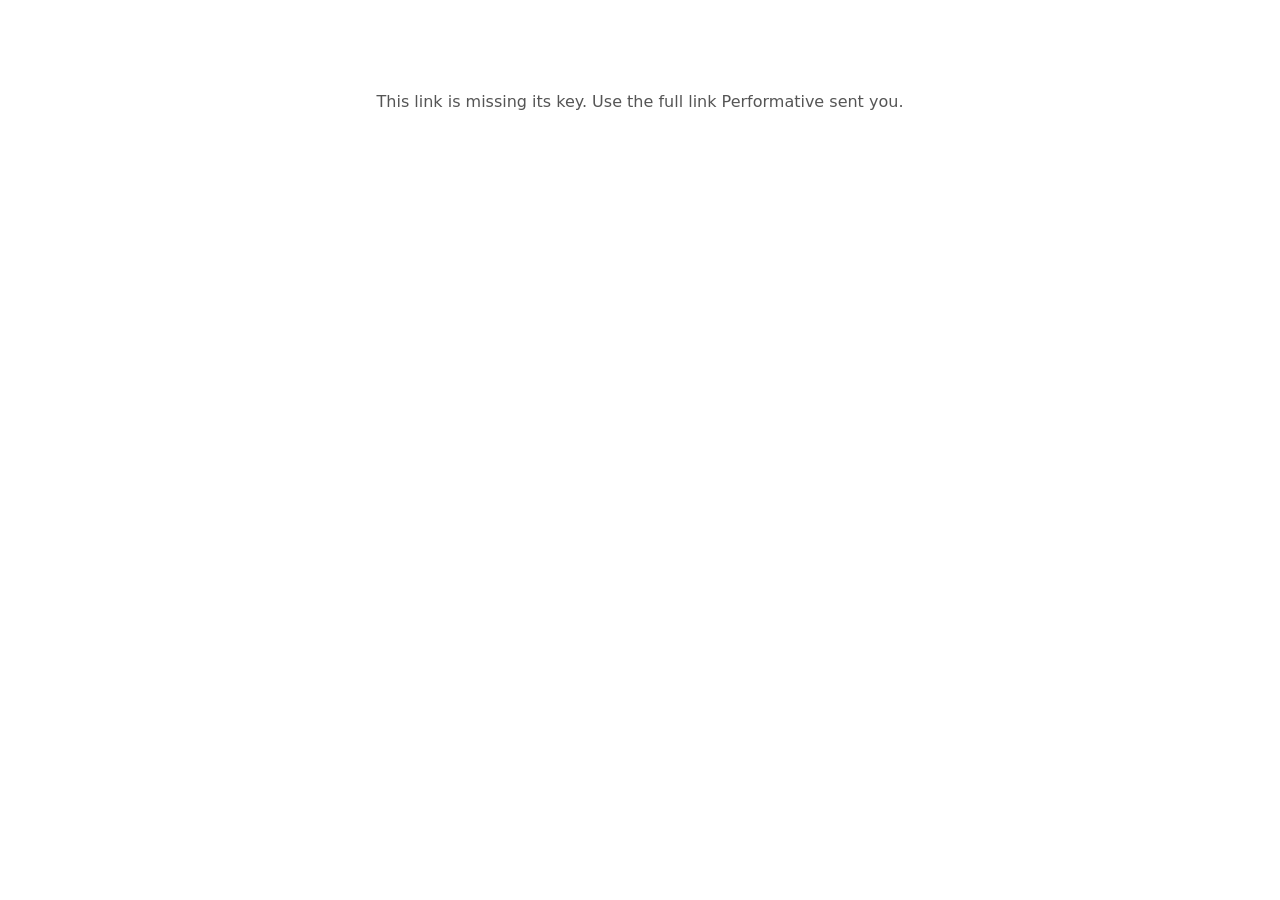
<file: reports/index.html>
<!doctype html>
<html lang="en">
<head>
<meta charset="utf-8">
<meta http-equiv="Content-Security-Policy" content="default-src 'none'; script-src 'unsafe-inline'; style-src 'unsafe-inline' https://fonts.googleapis.com; font-src https://fonts.gstatic.com; connect-src https://rwyopnhqcnwsxcgpwgtr.supabase.co; img-src 'self' data:; base-uri 'none'; form-action 'none'; object-src 'none'">
<meta name="referrer" content="no-referrer">
<meta name="viewport" content="width=device-width, initial-scale=1">
<title>Performative · Sponsor report</title>
<meta name="robots" content="noindex, nofollow, noarchive">
<link rel="icon" href="/assets/icon.svg" type="image/svg+xml">
<link rel="preconnect" href="https://fonts.googleapis.com">
<link href="https://fonts.googleapis.com/css2?family=Instrument+Serif&family=Inter+Tight:wght@400;600;700&display=swap" rel="stylesheet">
<style>
  :root { --ink:#0A0A0A; --paper:#FFFFFF; --card:#F2F2F2; --muted:#8A8A8A; --hair:#E6E6E6; --brand:#0A0A0A; }
  * { box-sizing: border-box; }
  body { margin:0; background:var(--paper); color:var(--ink); font-family:"Inter Tight", system-ui, sans-serif; }
  .wrap { max-width: 920px; margin: 0 auto; padding: 32px 16px 64px; }
  .top { display:flex; justify-content:space-between; align-items:baseline; gap:12px; flex-wrap:wrap; }
  .eyebrow { font-size:11px; font-weight:600; letter-spacing:.12em; text-transform:uppercase; color:var(--muted); }
  h1 { font-family:"Instrument Serif", serif; font-weight:400; font-size:44px; margin:6px 0 4px; }
  h2 { font-family:"Instrument Serif", serif; font-weight:400; font-size:30px; margin:0; }
  .sub { color:#555; font-size:14px; }
  .card { background:var(--card); border-radius:22px; padding:20px; margin-top:20px; }
  .head { display:flex; justify-content:space-between; gap:12px; align-items:flex-start; flex-wrap:wrap; }
  .pill { font-size:11px; font-weight:700; letter-spacing:.08em; text-transform:uppercase; padding:4px 10px; border-radius:99px; background:var(--paper); }
  .pill.live { background:var(--brand); color:#fff; }
  .grid { display:grid; grid-template-columns: repeat(auto-fit, minmax(140px, 1fr)); gap:10px; margin-top:16px; }
  .stat { background:var(--paper); border-radius:16px; padding:14px; }
  .stat b { display:block; font-size:28px; font-weight:700; letter-spacing:-.02em; }
  .stat span { font-size:12px; color:#555; }
  .bar { height:8px; background:var(--hair); border-radius:99px; margin-top:16px; overflow:hidden; }
  .bar i { display:block; height:100%; background:var(--brand); border-radius:99px; }
  .section { margin-top:18px; }
  .chart { background:var(--paper); border-radius:16px; padding:14px; overflow-x:auto; }
  .regions { display:flex; flex-wrap:wrap; gap:8px; }
  .regions div { background:var(--paper); border-radius:99px; padding:6px 12px; font-size:13px; }
  .empty, .error { text-align:center; padding:60px 16px; color:#555; }
  footer { margin-top:28px; font-size:12px; color:var(--muted); line-height:1.5; }
  @media (prefers-color-scheme: dark) {
    :root:not([data-theme="light"]) { --ink:#F5F5F5; --paper:#0A0A0A; --card:#1A1A1A; --muted:#8F8F8F; --hair:#2A2A2A; }
    :root:not([data-theme="light"]) .sub, :root:not([data-theme="light"]) .stat span, :root:not([data-theme="light"]) .empty { color:#B0B0B0; }
  }
</style>
</head>
<body>
<div class="wrap" id="app"><div class="empty">Loading your report…</div></div>
<script>
// The report link looks like: …/reports/#t=<sponsor's private token>. Older links used ?t=, which still works.
// The part after # is never sent to any server, so the token stays out of server logs and Referer headers.
// The publishable key is safe to be public; the token only opens this sponsor's totals.
const SUPABASE_URL = "https://rwyopnhqcnwsxcgpwgtr.supabase.co";
const PUBLISHABLE_KEY = "sb_publishable_wo0jRHFIC1S-EiX_e5VQjg_WHEjZ4ji";

const fmt = n => Number(n || 0).toLocaleString("en-GB");
const day = d => new Date(d + "T00:00:00").toLocaleDateString("en-GB", { day: "numeric", month: "short" });
const esc = s => String(s ?? "").replace(/[&<>"']/g, c => ({ "&":"&amp;", "<":"&lt;", ">":"&gt;", '"':"&quot;", "'":"&#39;" }[c]));

// Distance and step challenges are measured with Apple Health. Nothing worked out from it is shared with
// sponsors (no distances, steps or "target met" counts), so those challenges show posting instead.
const usesHealth = c => c.metric !== "time";

function total(c) {
  const h = Math.round((c.total_minutes || 0) / 60);
  return { value: fmt(h), label: "hours logged in total" };
}

function chart(c) {
  const days = c.daily || [];
  if (!days.length) return `<div class="sub">The day-by-day chart starts on ${day(c.starts_on)}.</div>`;
  const max = Math.max(1, ...days.map(d => d.people_done));
  const w = Math.max(320, days.length * 28), h = 140, bw = Math.max(8, Math.floor(w / days.length) - 8);
  const bars = days.map((d, i) => {
    const bh = Math.round((d.people_done / max) * (h - 34));
    const x = i * (w / days.length) + 4;
    return `<g><title>${day(d.day)}: ${fmt(d.people_done)} ${usesHealth(c) ? "people posted" : "people did it"}, ${fmt(d.posts)} posts, ${fmt(d.joins)} joined</title>
      <rect x="${x}" y="${h - 20 - bh}" width="${bw}" height="${Math.max(bh, 2)}" rx="4" fill="var(--brand)"></rect>
      ${i % Math.ceil(days.length / 8) === 0 ? `<text x="${x}" y="${h - 4}" font-size="10" fill="var(--muted)">${day(d.day)}</text>` : ""}</g>`;
  }).join("");
  return `<svg width="${w}" height="${h}" role="img" aria-label="People who did the challenge each day">${bars}</svg>`;
}

function render(r) {
  document.documentElement.style.setProperty("--brand", r.color || "#0A0A0A");
  const app = document.getElementById("app");
  const updated = new Date(r.generated_at).toLocaleString("en-GB", { dateStyle: "medium", timeStyle: "short" });
  const cards = (r.challenges || []).map(c => {
    const t = total(c);
    const fill = c.capacity ? Math.min(100, Math.round((c.still_in / c.capacity) * 100)) : null;
    const status = c.status === "ended" ? "Ended" : (c.days_elapsed > 0 ? `Day ${Math.min(c.days_elapsed, c.days_total)} of ${c.days_total}` : `Starts ${day(c.starts_on)}`);
    return `<section class="card">
      <div class="head">
        <div><h2>${esc(c.title)}</h2>
          <div class="sub">${esc(c.rule)} · ${day(c.starts_on)} – ${day(c.ends_on)}${c.region ? " · " + esc(c.region) + " only" : " · Worldwide"}</div></div>
        <span class="pill ${c.status === "live" ? "live" : ""}">${status}</span>
      </div>
      <div class="grid">
        <div class="stat"><b>${fmt(c.still_in)}</b><span>taking part${c.capacity ? ` of ${fmt(c.capacity)} spots` : ""}</span></div>
        ${usesHealth(c) ? `
        <div class="stat"><b>${fmt(c.active_people)}</b><span>have posted at least once</span></div>` : `
        <div class="stat"><b>${fmt(c.active_people)}</b><span>have done it at least once</span></div>
        <div class="stat"><b>${fmt(c.on_track)}</b><span>on track (done on 80%+ of days)</span></div>
        <div class="stat"><b>${t.value}</b><span>${t.label}</span></div>`}
        <div class="stat"><b>${fmt(c.posts)}</b><span>live photos posted</span></div>
        <div class="stat"><b>${fmt(c.left)}</b><span>left the challenge</span></div>
      </div>
      ${fill !== null ? `<div class="bar" title="${fill}% of spots filled"><i style="width:${fill}%"></i></div>` : ""}
      <div class="section"><div class="eyebrow" style="margin-bottom:8px">${usesHealth(c) ? "People who posted each day" : "People who did it each day"}</div><div class="chart">${chart(c)}</div></div>
      ${usesHealth(c) ? `<div class="sub" style="margin-top:8px">Distance and steps come from Apple Health, which is never shared with sponsors, so this challenge's report counts posts rather than distances, steps or targets met.</div>` : ""}
      <div class="section"><div class="eyebrow" style="margin-bottom:8px">Where people are</div>
        <div class="regions">${(c.regions || []).map(x => `<div>${esc(x.region)} · ${fmt(x.people)}</div>`).join("") || '<div>No one yet</div>'}</div></div>
    </section>`;
  }).join("");
  app.innerHTML = `
    <div class="top"><div><div class="eyebrow">Performative · Sponsor report</div><h1>${esc(r.sponsor)}</h1>
      <div class="sub">Updated ${updated}. Refresh the page for the latest numbers.</div></div></div>
    ${cards || '<div class="empty">No live challenges yet. They appear here once they go live.</div>'}
    <footer>Every number here is a count or a total. Performative never shares names, photos, posts, messages or anyone's Apple Health data with sponsors.
      For distance and step challenges, which use Apple Health, you see joins and posts only: never distances, step counts or who hit a target.
      Regions with fewer than 5 people are grouped as "Other" so no one can be singled out.
      Questions: sponsors@performativegroup.com</footer>`;
}

async function load() {
  const fromHash = new URLSearchParams(location.hash.slice(1)).get("t");
  const fromQuery = new URLSearchParams(location.search).get("t");
  const token = fromHash || fromQuery;
  // Move an old ?t= link's token into the # part, so it doesn't stay in the address the browser sends anywhere.
  if (fromQuery) { try { history.replaceState(null, "", location.pathname + "#t=" + encodeURIComponent(token)); } catch {} }
  const app = document.getElementById("app");
  if (!token) { app.innerHTML = '<div class="error">This link is missing its key. Use the full link Performative sent you.</div>'; return; }
  try {
    const res = await fetch(`${SUPABASE_URL}/rest/v1/rpc/sponsor_report`, {
      method: "POST",
      headers: { "apikey": PUBLISHABLE_KEY, "Content-Type": "application/json" },
      body: JSON.stringify({ token })
    });
    const data = await res.json();
    if (!res.ok || !data) { app.innerHTML = '<div class="error">This report link isn\'t valid any more. Ask Performative for a new one.</div>'; return; }
    render(data);
  } catch (e) {
    app.innerHTML = '<div class="error">Couldn\'t load the report. Check your connection and refresh.</div>';
  }
}
load();
</script>
</body>
</html>
</file>
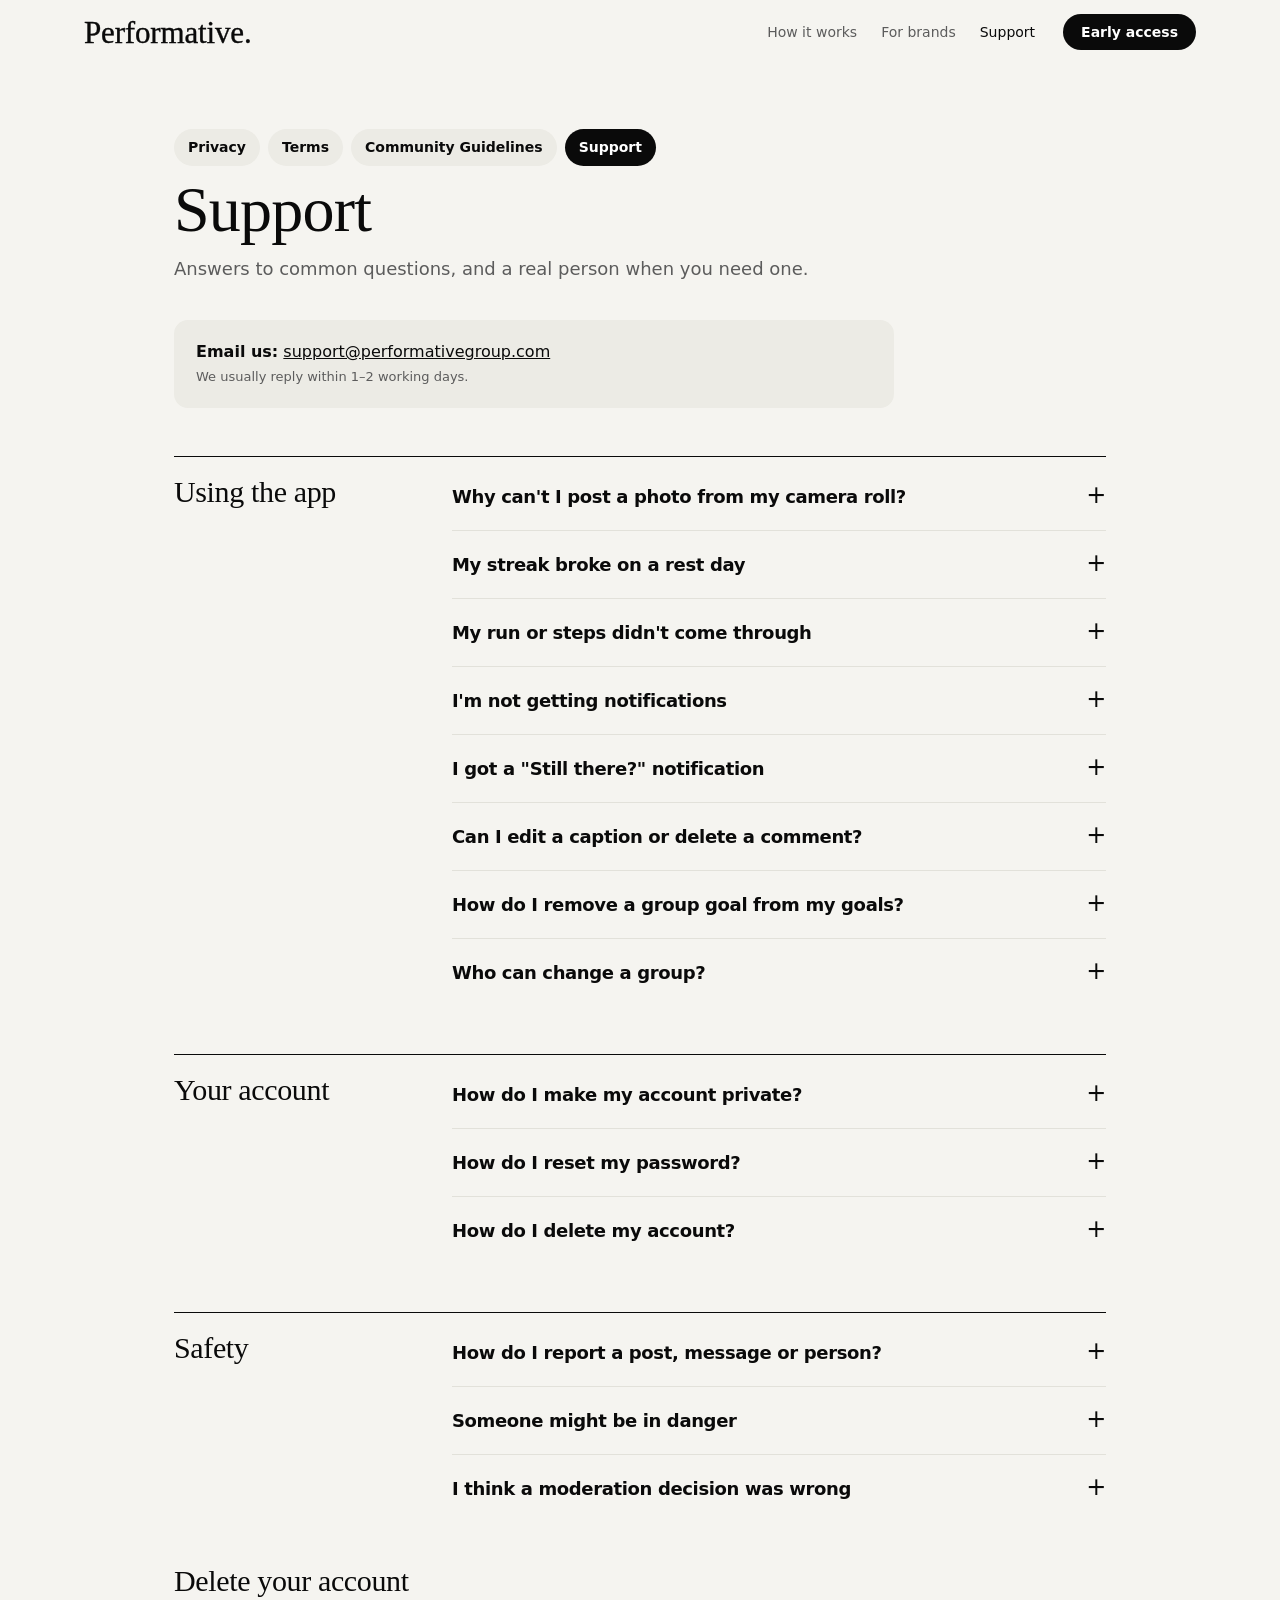
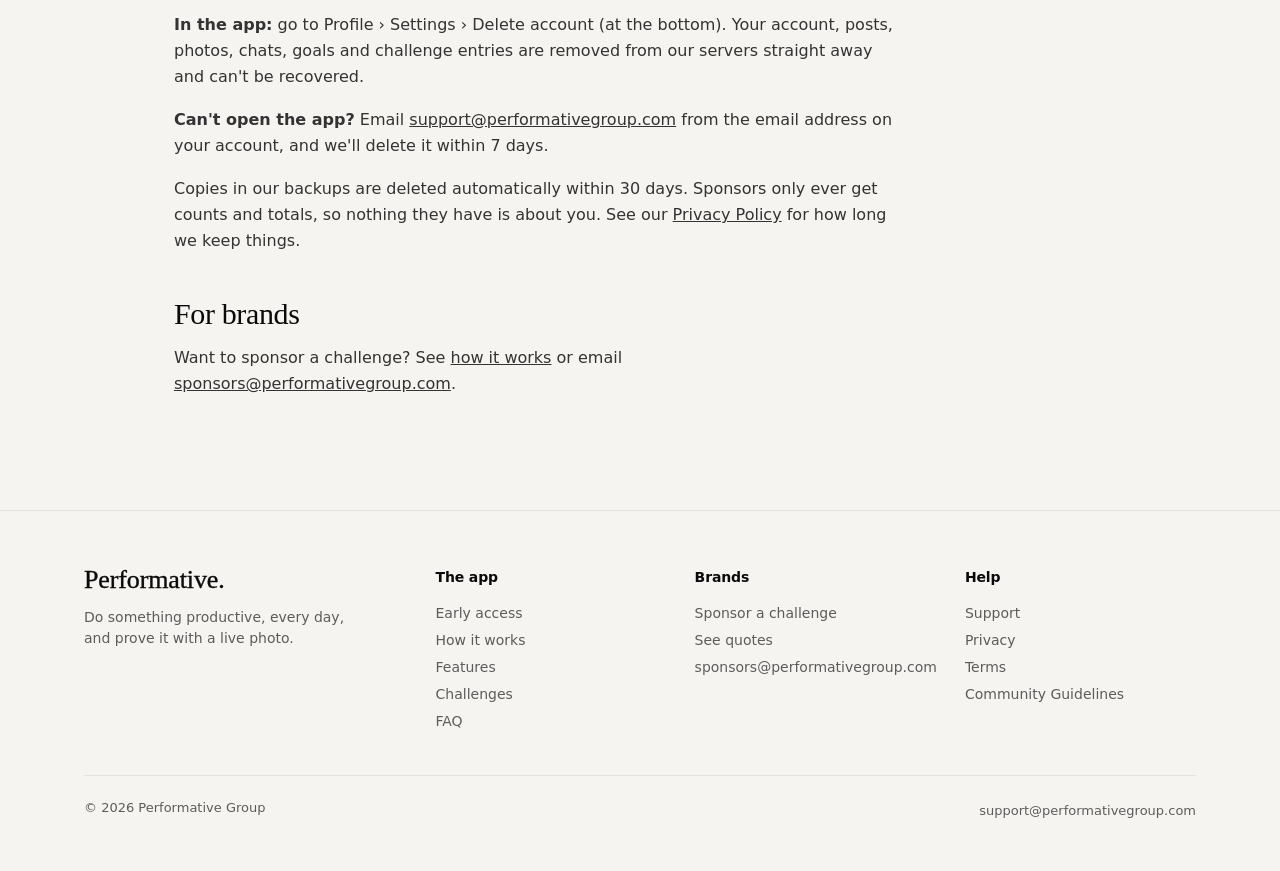
<file: support/index.html>
<!doctype html>
<html lang="en">
<head>
<meta charset="utf-8">
<meta http-equiv="Content-Security-Policy" content="default-src 'self'; script-src 'self' 'unsafe-inline'; style-src 'self' 'unsafe-inline' https://fonts.googleapis.com; font-src https://fonts.gstatic.com; img-src 'self' data:; connect-src 'self' https://rwyopnhqcnwsxcgpwgtr.supabase.co; object-src 'none'; base-uri 'none'; form-action 'self'; upgrade-insecure-requests">
<meta name="referrer" content="strict-origin-when-cross-origin">
<meta name="viewport" content="width=device-width, initial-scale=1, viewport-fit=cover">
<meta name="theme-color" content="#F5F4F0">
<link rel="icon" href="/assets/icon.svg" type="image/svg+xml">
<link rel="preconnect" href="https://fonts.googleapis.com">
<link rel="preconnect" href="https://fonts.gstatic.com" crossorigin>
<link href="https://fonts.googleapis.com/css2?family=Instrument+Serif:ital@0;1&family=Inter+Tight:ital,wght@0,400..900;1,400..900&display=swap" rel="stylesheet">
<link rel="stylesheet" href="/assets/site.css?v=5">
<title>Support · Performative</title>
<meta name="description" content="Help with Performative: common questions, your account, and how to reach us.">
<style>.doc h2[id], .doc details[id] { scroll-margin-top:80px; }</style>
</head>
<body>
<nav class="top" id="nav"><div class="wrap">
  <a class="logo" href="/">Performative.</a>
  <div class="links"><a href="/#how">How it works</a><a href="/sponsor/">For brands</a><a href="/support/" class=on>Support</a></div>
  <a class="btn cta" href="/early-access/">Early access</a>
  <button class="menu-btn" type="button" aria-label="Menu" aria-expanded="false"><span></span></button>
  <div class="sheet"><a href="/#how">How it works</a><a href="/sponsor/">For brands</a><a href="/support/">Support</a><a class="btn" href="/early-access/">Early access</a></div>
</div></nav>
<main class="doc support">
  <div class="tabs"><a href="/privacy/">Privacy</a><a href="/terms/">Terms</a><a href="/guidelines/">Community Guidelines</a><a href="/support/" class=on>Support</a></div>

  <h1>Support</h1>
  <p class="lead">Answers to common questions, and a real person when you need one.</p>
  <div class="card"><b>Email us:</b> <a href="mailto:support@performativegroup.com">support@performativegroup.com</a><br><span class="small muted">We usually reply within 1–2 working days.</span></div>
  <section class="qgroup"><h2 id="using">Using the app</h2><div>
  <details id="camera-roll"><summary>Why can't I post a photo from my camera roll?</summary><p>Every post is a live photo taken at the end of what you did, so a post always means you actually did it.</p></details>
  <details id="rest-days"><summary>My streak broke on a rest day</summary><p>Rest days never break your streak. Check your active days in Goals: dark squares are the days you've chosen to be active, and light squares are rest days.</p></details>
  <details id="apple-health"><summary>My run or steps didn't come through</summary><p>Make sure Apple Health access is on: open the iPhone's Settings › Health › Data Access &amp; Devices › Performative, and allow workouts and steps. Then pull down to refresh in the app.</p></details>
  <details id="notifications"><summary>I'm not getting notifications</summary><p>Open the iPhone's Settings › Notifications › Performative and turn on Allow Notifications. In the app's Settings, you can choose exactly which reminders you get.</p></details>
  <details id="still-there"><summary>I got a "Still there?" notification</summary><p>A stopwatch or timer that has been running for 3 hours sends one, in case you forgot to stop it. Tap it to open the session, then finish and take your photo, or pause it if you've stopped.</p></details>
  <details id="edit-post"><summary>Can I edit a caption or delete a comment?</summary><p>Tap ••• on your own post and choose Edit caption. Tap ••• next to a comment to delete it: you can delete comments you wrote, and any comment on your own posts.</p></details>
  <details id="group-goal"><summary>How do I remove a group goal from my goals?</summary><p>A group's goal belongs to the group, so it stays in your goals while you're a member. To stop, open the group and leave it. Group admins can change or delete the goal from the group's page.</p></details>
  <details id="group-admin"><summary>Who can change a group?</summary><p>Group admins can rename the group, change its goal, remove people and make other members admins. Each change shows as a grey line in the group's chat, so everyone can see what changed. Setting a group background also needs Plus.</p></details>
  
  </div></section>
  <section class="qgroup"><h2 id="account">Your account</h2><div>
  <details id="private-account"><summary>How do I make my account private?</summary><p>Go to Profile › Settings › Privacy and turn on Private account. Only people you approve will see your posts.</p></details>
  <details id="reset-password"><summary>How do I reset my password?</summary><p>On the sign-in screen, tap Forgot password and enter your email. We'll send you a 6-digit code.</p></details>
  <details id="delete"><summary>How do I delete my account?</summary><p>Go to Profile › Settings and tap Delete account at the bottom. <a href="#delete-account">More about deleting your account</a>.</p></details>
  
  </div></section>
  <section class="qgroup"><h2 id="safety">Safety</h2><div>
  <details id="report"><summary>How do I report a post, message or person?</summary><p>Tap ••• on the post or profile and choose Report. You can report a single chat message too. We review every report within 24 hours. You can also block someone from the same menu.</p></details>
  <details id="danger"><summary>Someone might be in danger</summary><p>Report it in the app straight away. In an emergency, call your local emergency number: 999 in Hong Kong and the UK, 911 in the US, or 112 in the EU.</p></details>
  <details id="appeal"><summary>I think a moderation decision was wrong</summary><p>If we removed your content or acted on your account, or didn't act on something you reported, email <a href="mailto:support@performativegroup.com?subject=Appeal">support@performativegroup.com</a> within 30 days and tell us what happened. We'll look at it again and reply within 14 days. See <a href="/terms/#moderation">how we keep Performative safe</a>.</p></details>
  
  </div></section>
  <h2 id="delete-account">Delete your account</h2>
  <p><b>In the app:</b> go to Profile › Settings › Delete account (at the bottom). Your account, posts, photos, chats, goals and challenge entries are removed from our servers straight away and can't be recovered.</p>
  <p><b>Can't open the app?</b> Email <a href="mailto:support@performativegroup.com?subject=Delete%20my%20account">support@performativegroup.com</a> from the email address on your account, and we'll delete it within 7 days.</p>
  <p>Copies in our backups are deleted automatically within 30 days. Sponsors only ever get counts and totals, so nothing they have is about you. See our <a href="/privacy/#keep">Privacy Policy</a> for how long we keep things.</p>
  <h2 id="brands">For brands</h2>
  <p>Want to sponsor a challenge? See <a href="/sponsor/">how it works</a> or email <a href="mailto:sponsors@performativegroup.com">sponsors@performativegroup.com</a>.</p>

</main>
<footer class="site"><div class="wrap">
  <div class="cols">
    <div><a class="logo" href="/" style="font-size:26px; padding:0">Performative.</a>
      <p style="margin:14px 0 0; max-width:280px">Do something productive, every day, and prove it with a live photo.</p></div>
    <div><h5>The app</h5><a href="/early-access/">Early access</a><a href="/#how">How it works</a><a href="/#features">Features</a><a href="/#challenges">Challenges</a><a href="/#faq">FAQ</a></div>
    <div><h5>Brands</h5><a href="/sponsor/">Sponsor a challenge</a><a href="/sponsor/quote/">See quotes</a><a href="mailto:sponsors@performativegroup.com">sponsors@performativegroup.com</a></div>
    <div><h5>Help</h5><a href="/support/">Support</a><a href="/privacy/">Privacy</a><a href="/terms/">Terms</a><a href="/guidelines/">Community Guidelines</a></div>
  </div>
  <div class="base"><span>© <span id="year">2026</span> Performative Group</span><a href="mailto:support@performativegroup.com" style="display:inline">support@performativegroup.com</a></div>
</div></footer>
<script src="/assets/site.js?v=4" defer></script>
</body>
</html>
</file>
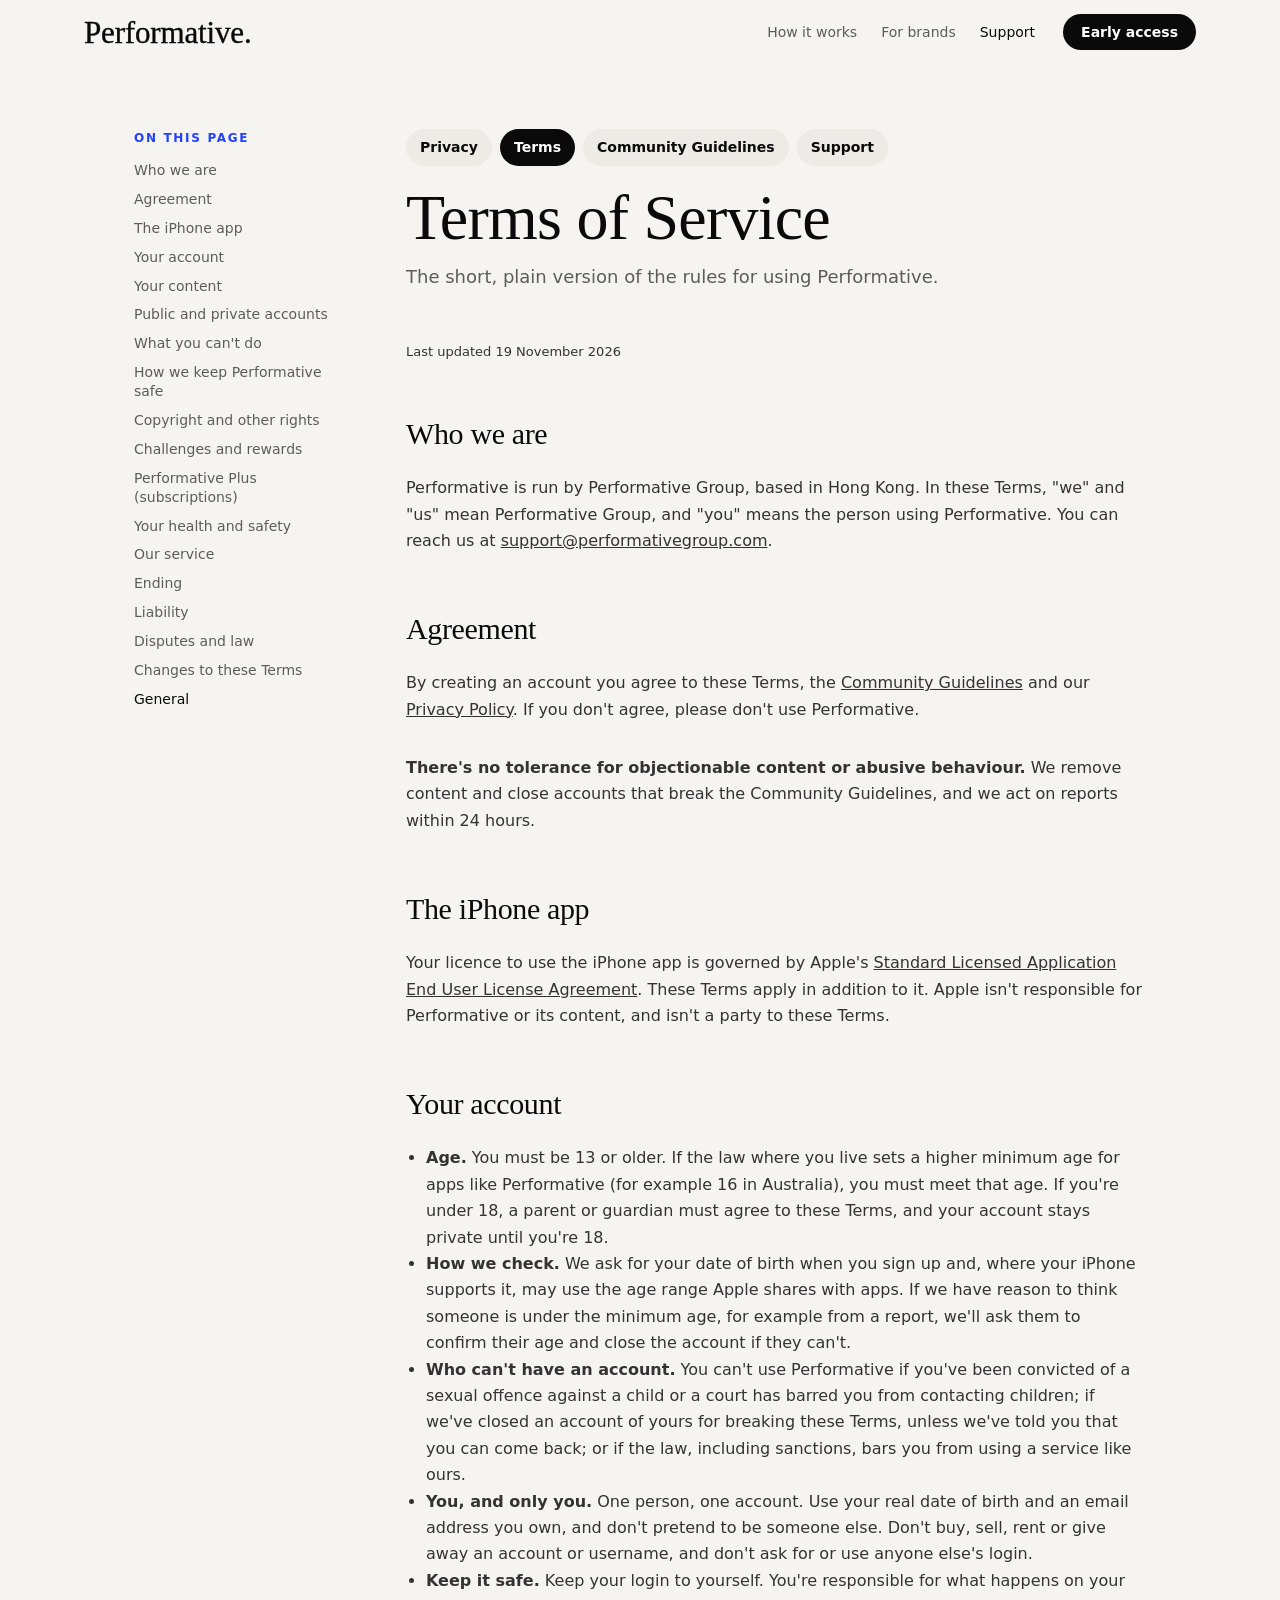
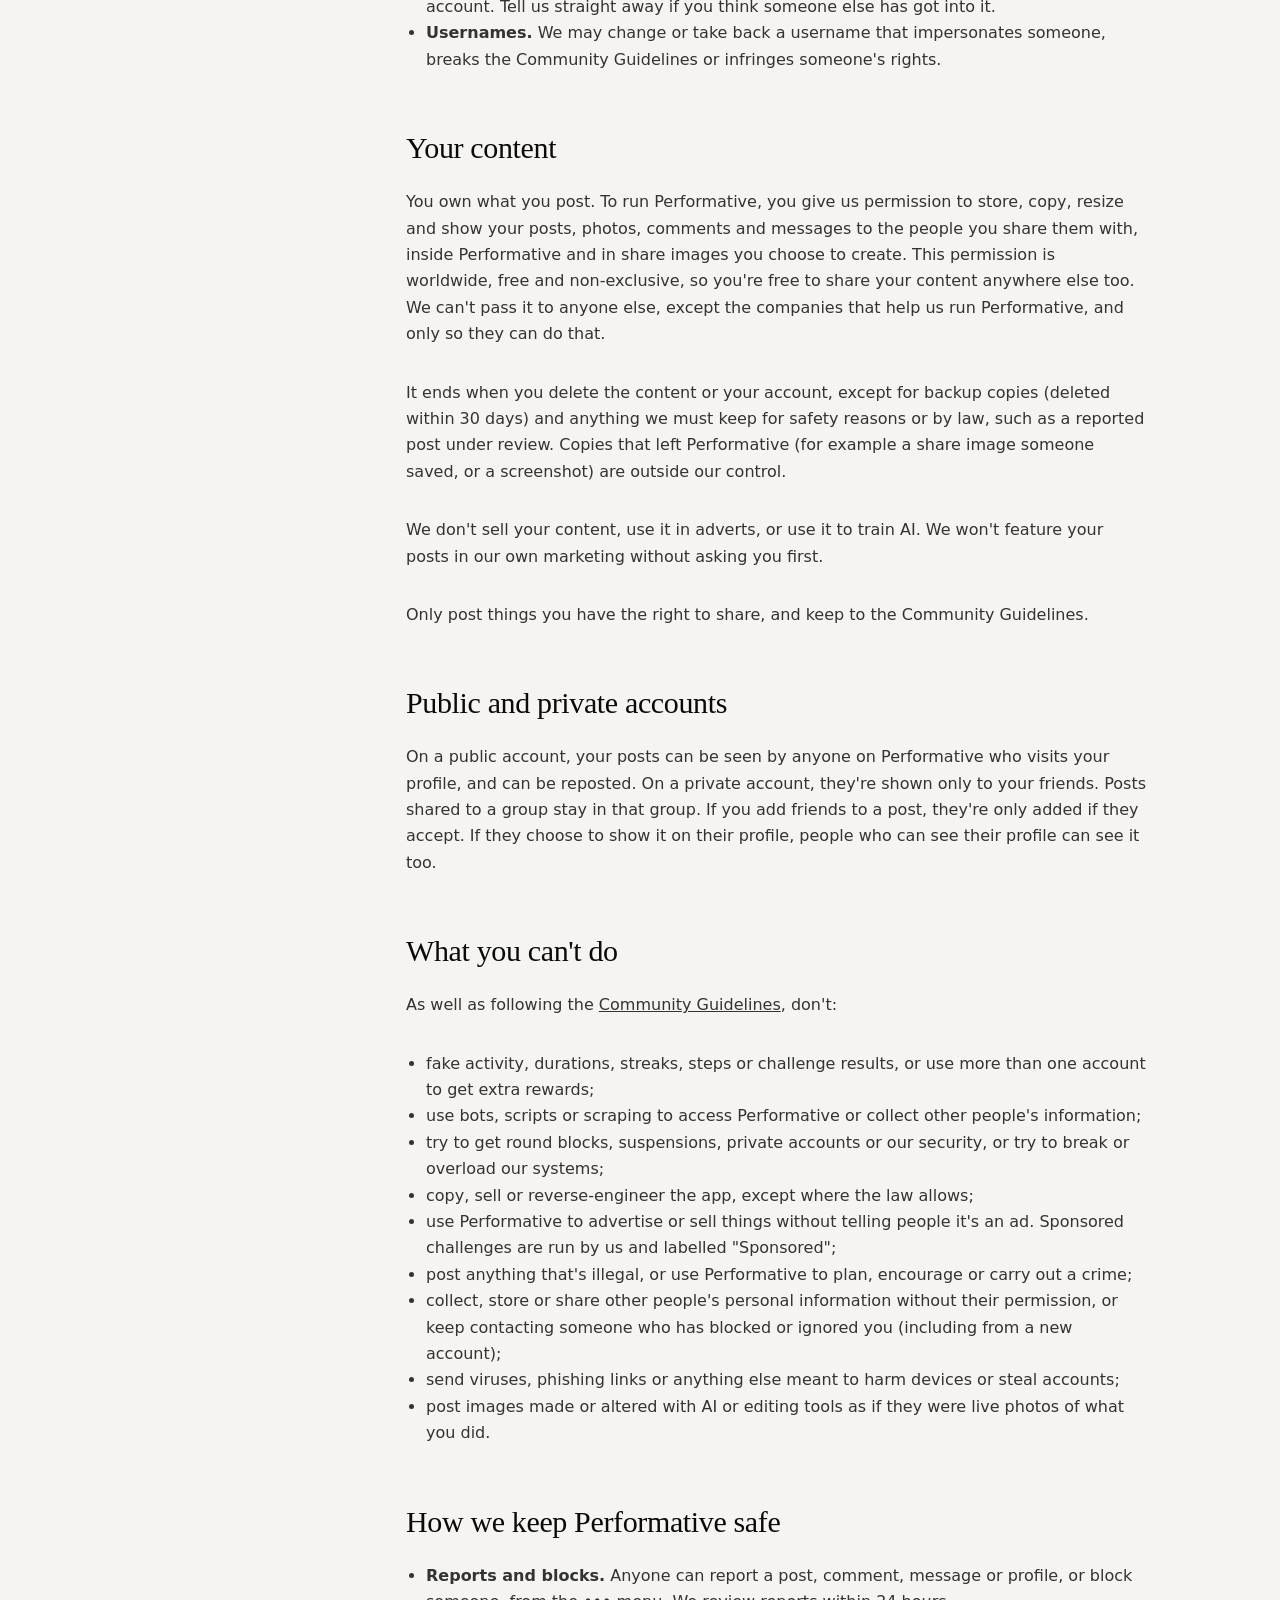
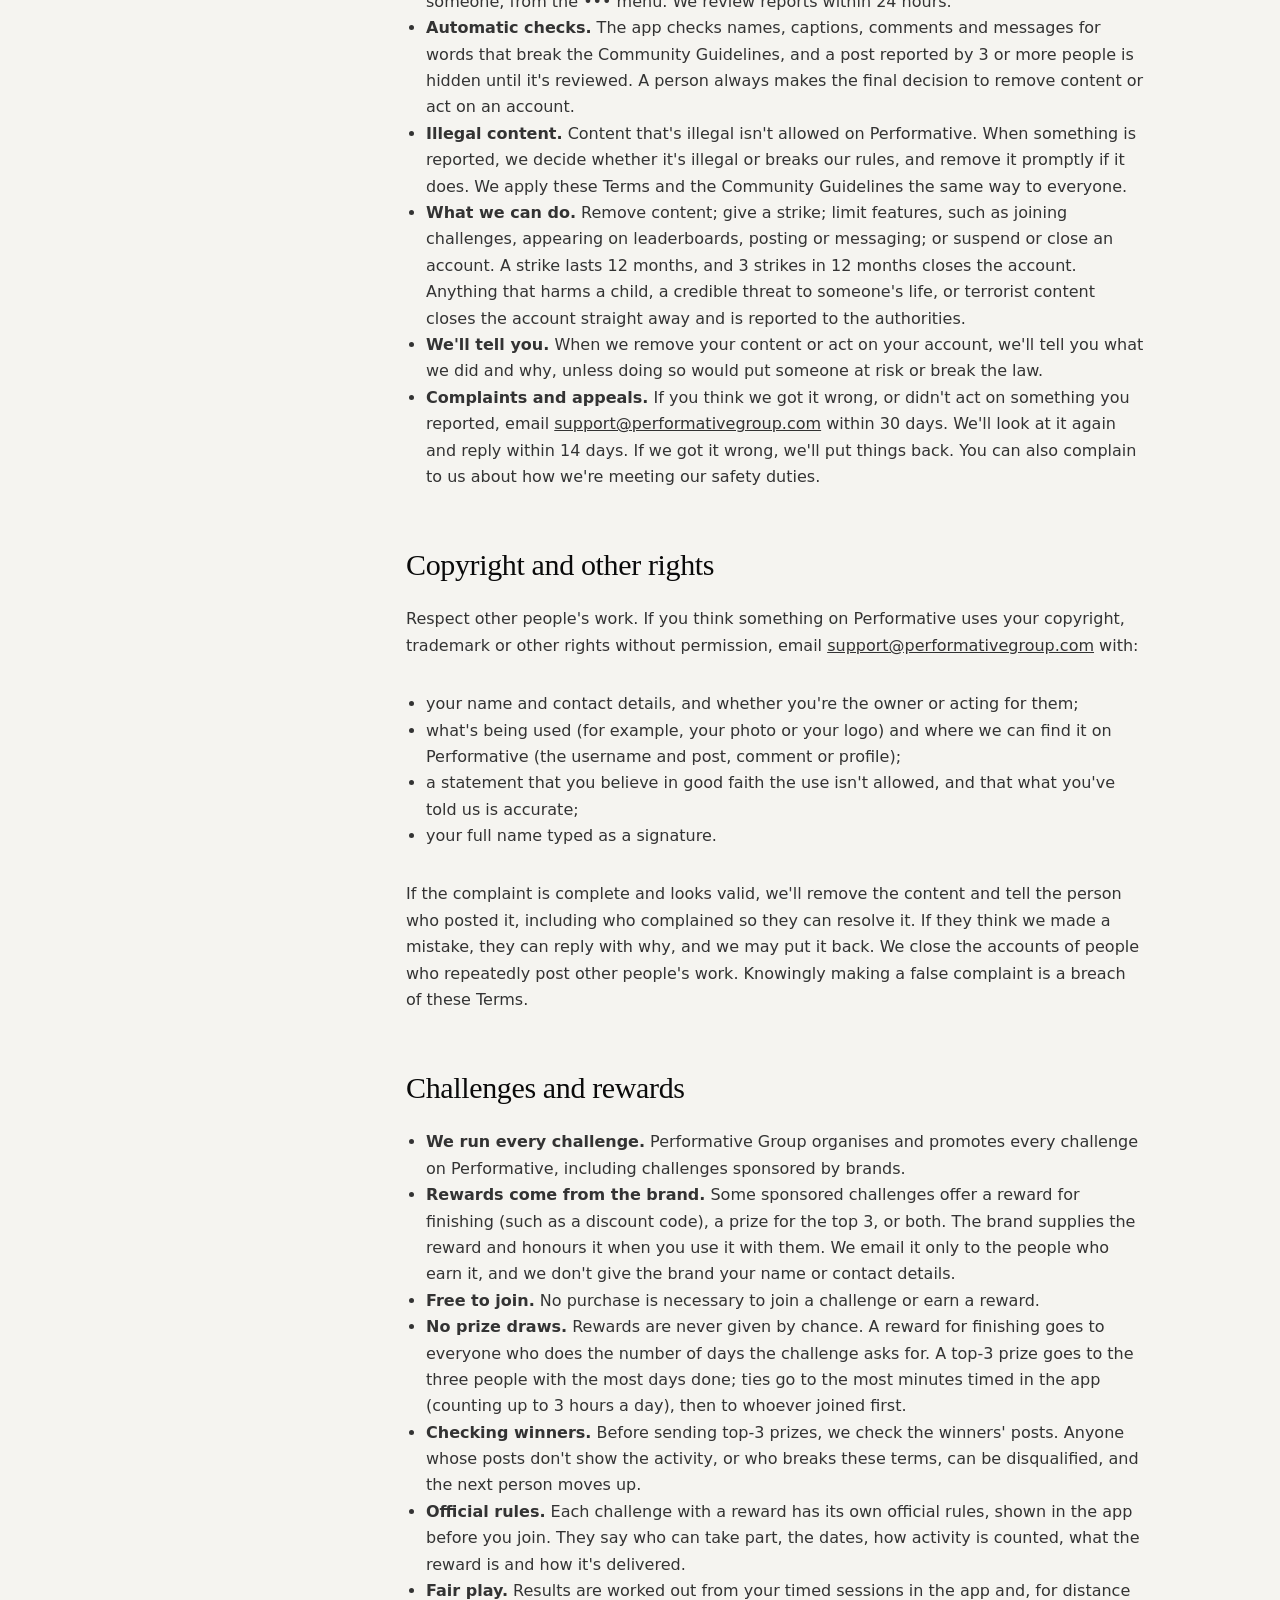
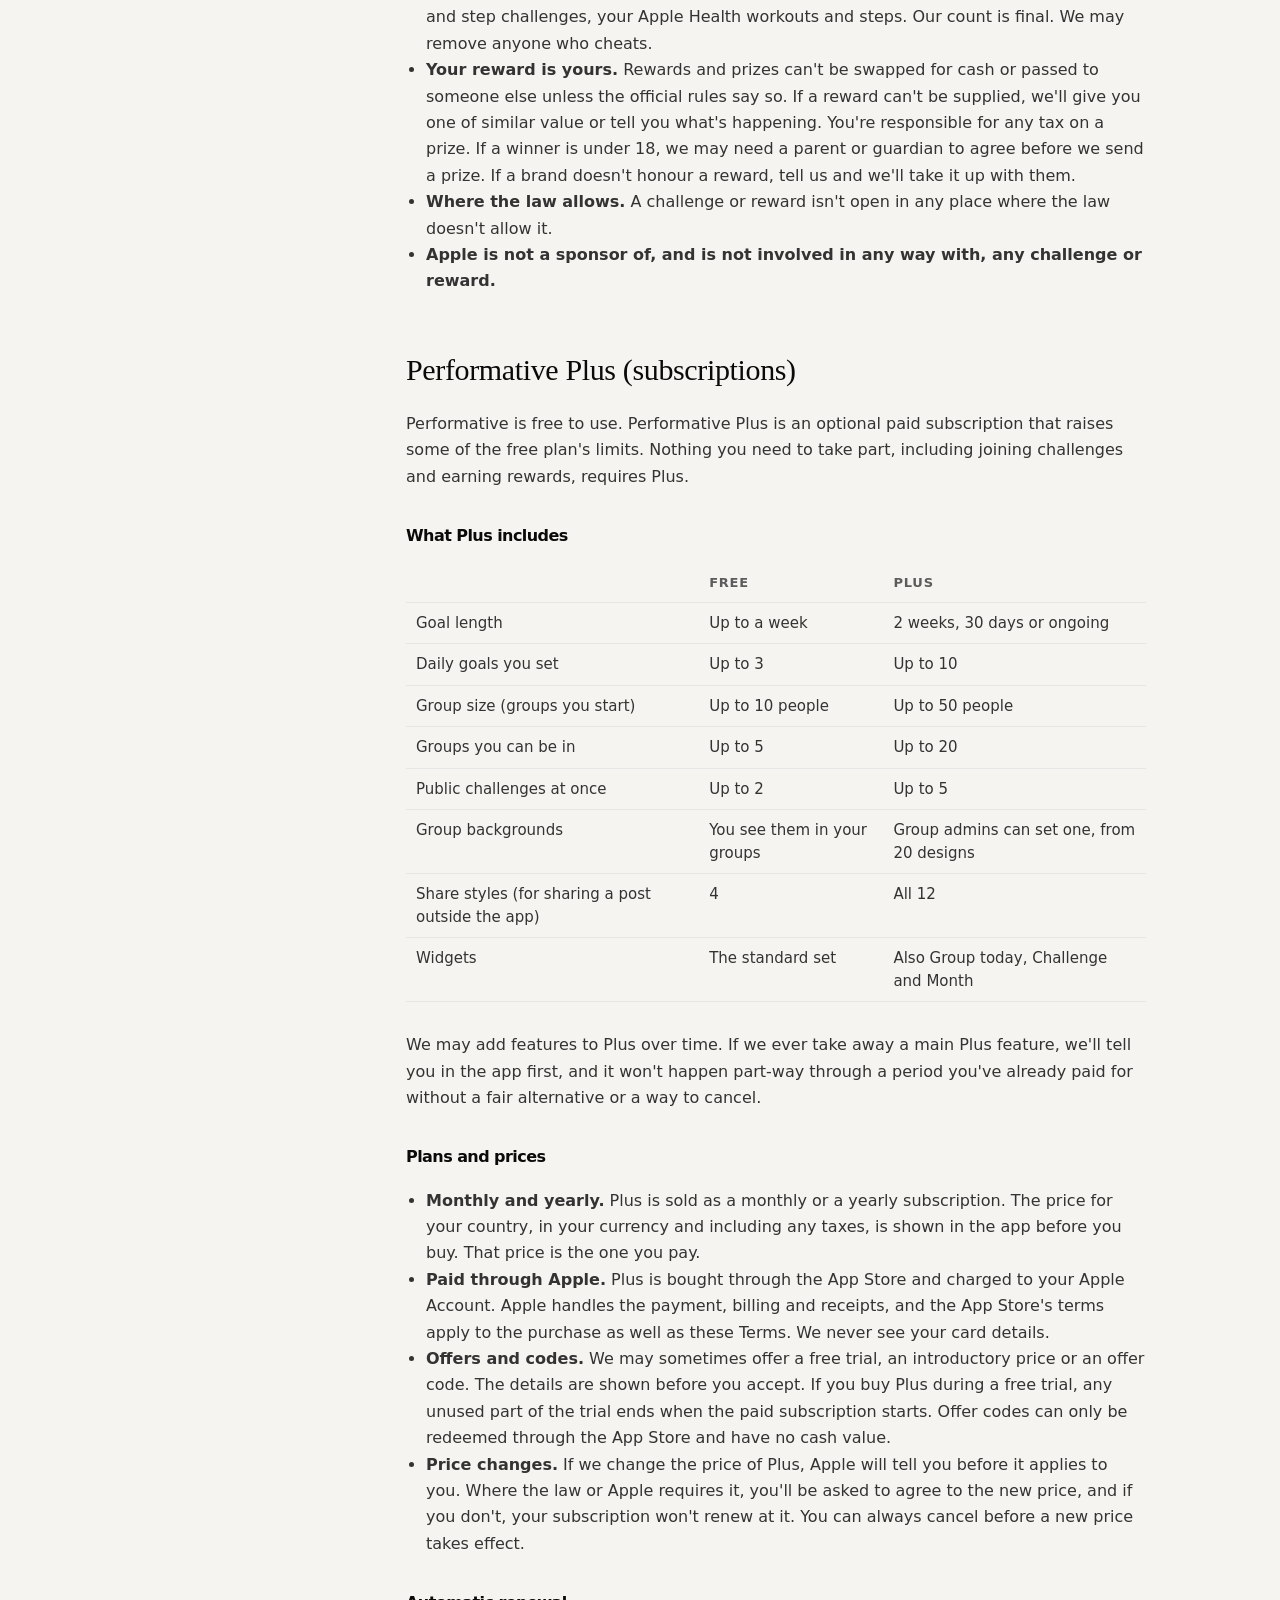
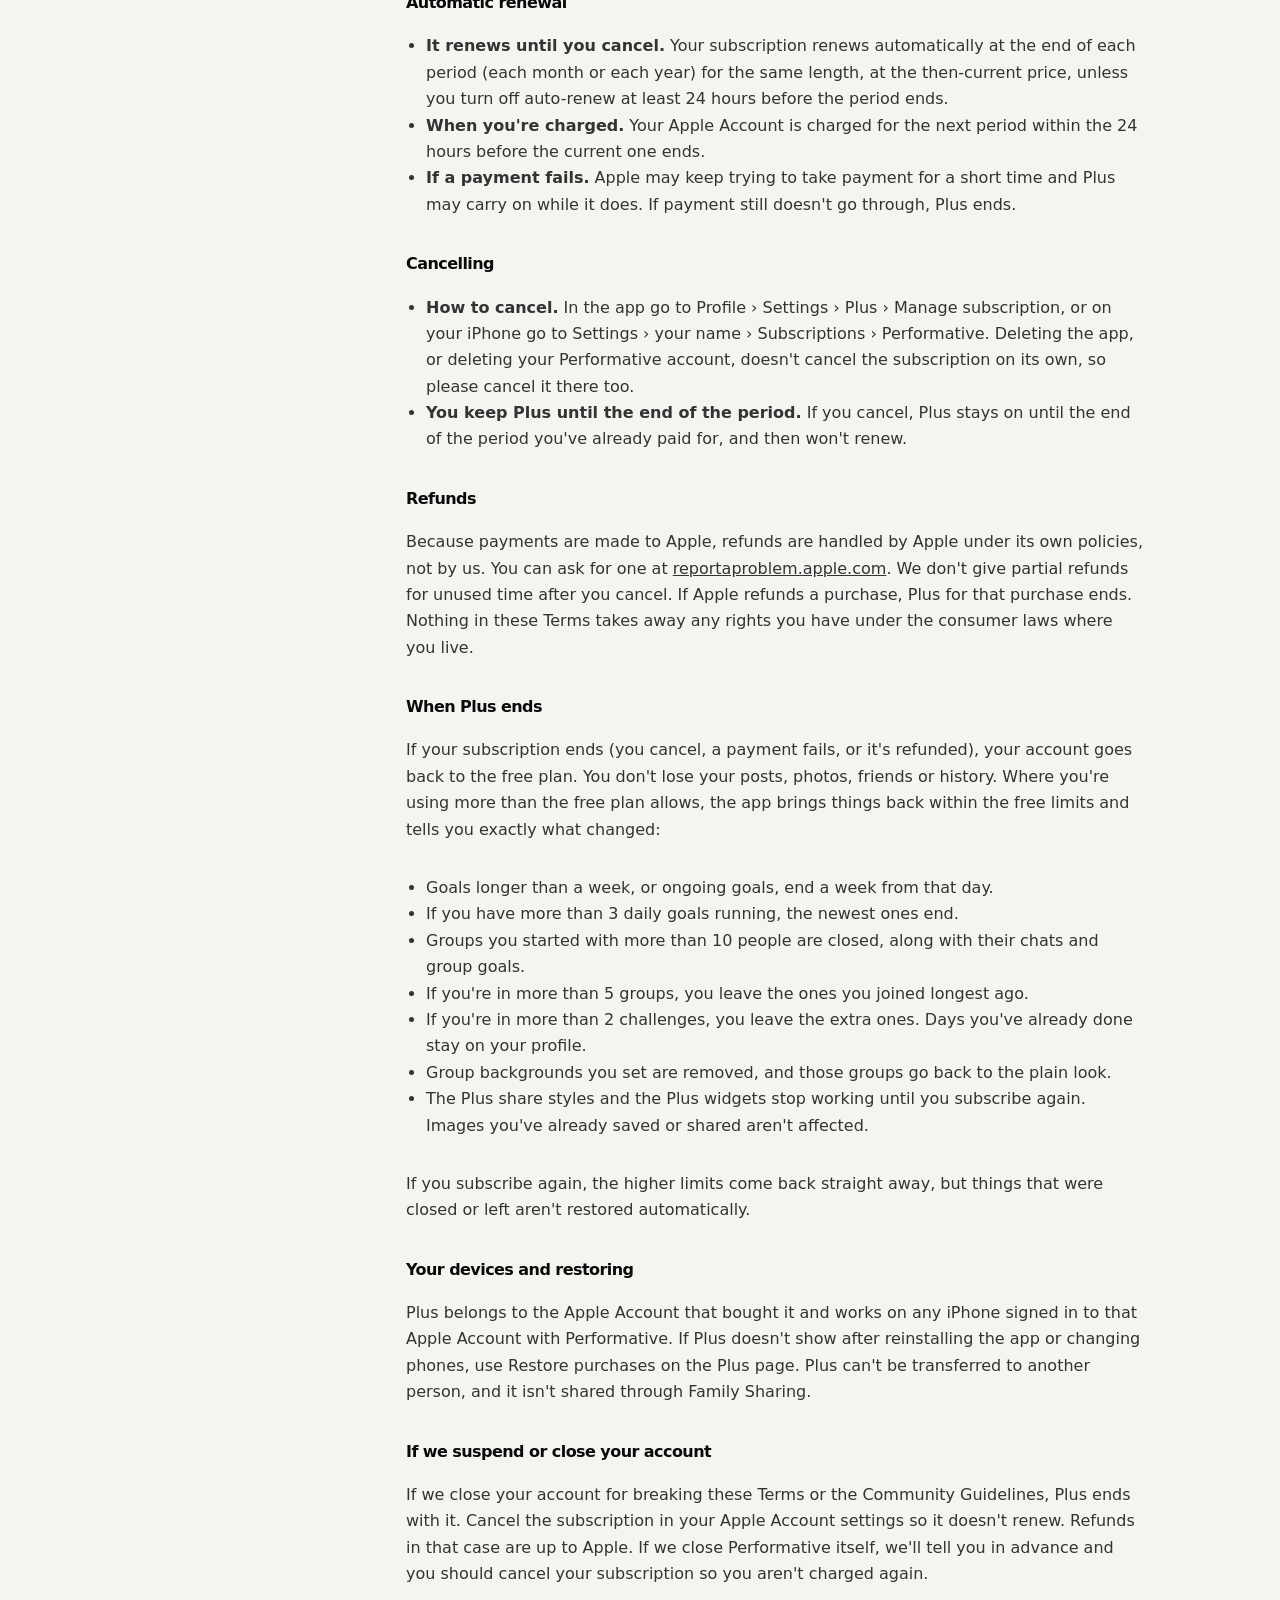
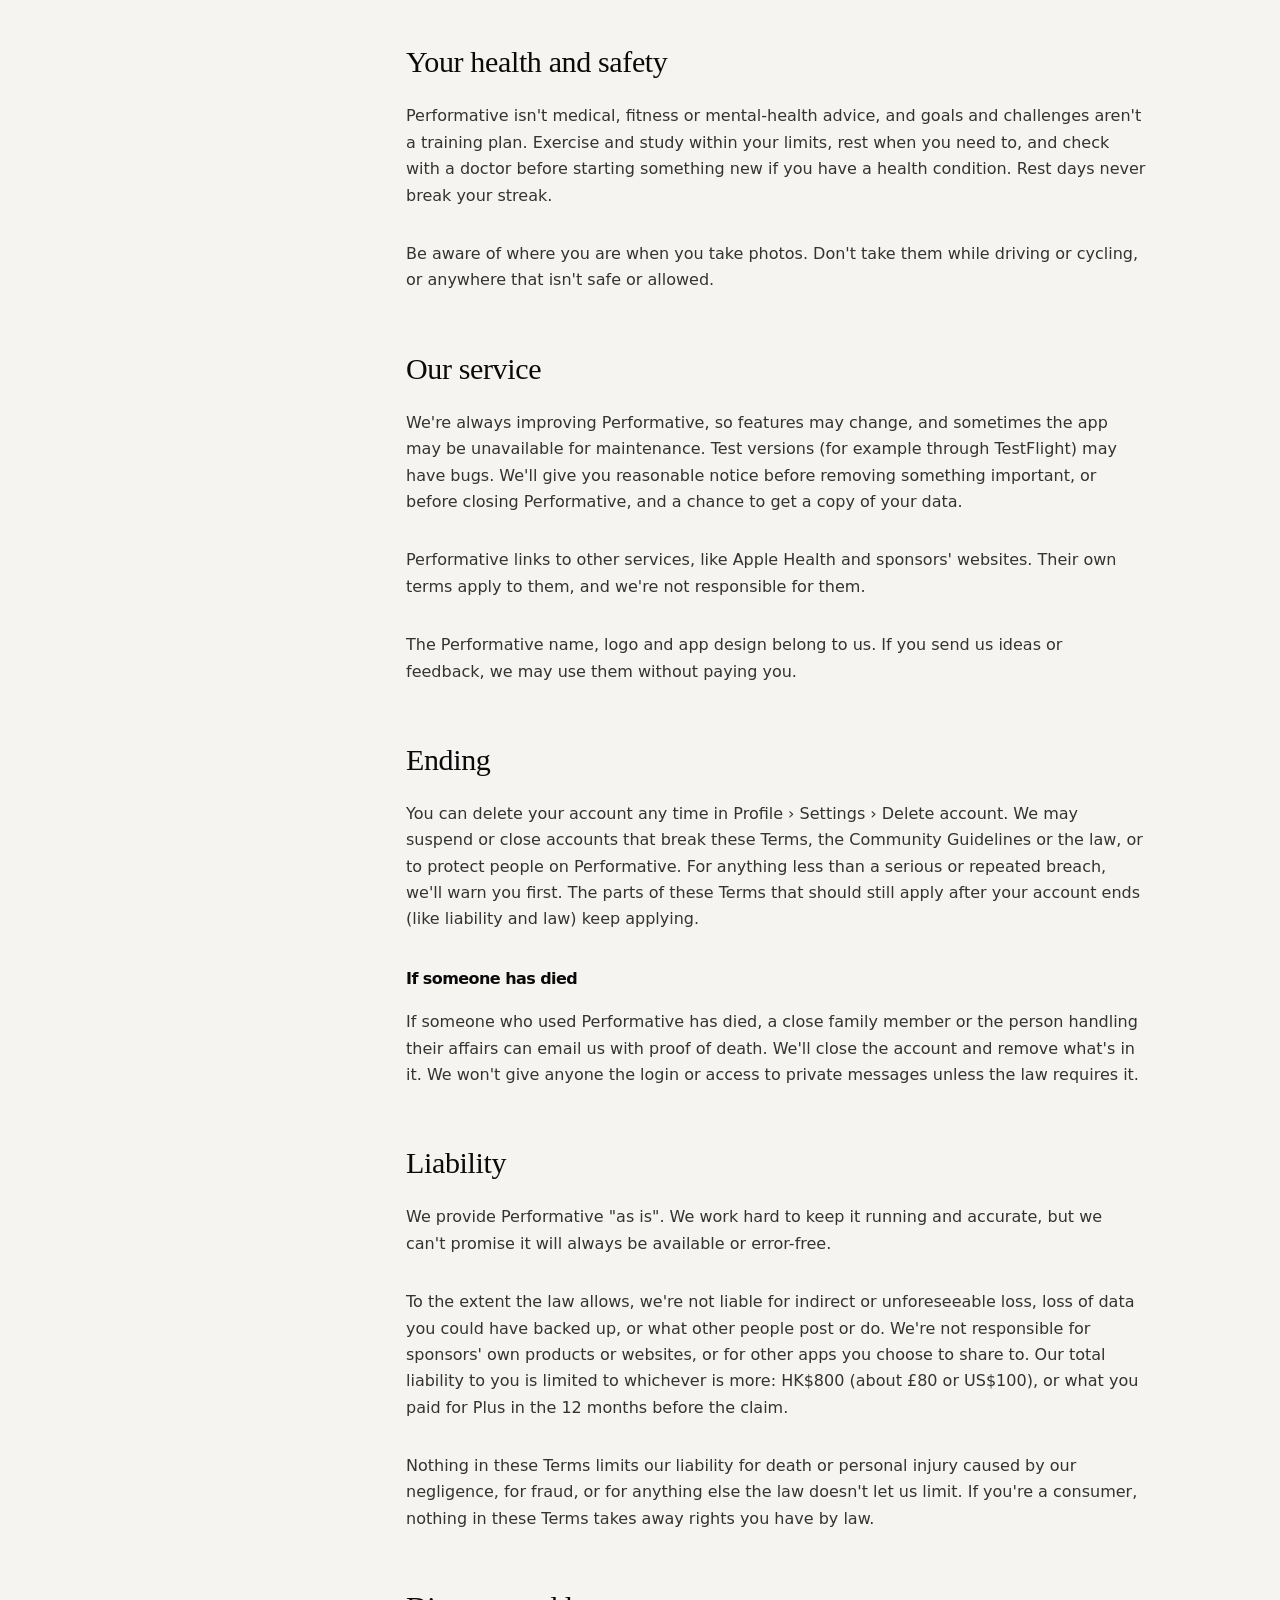
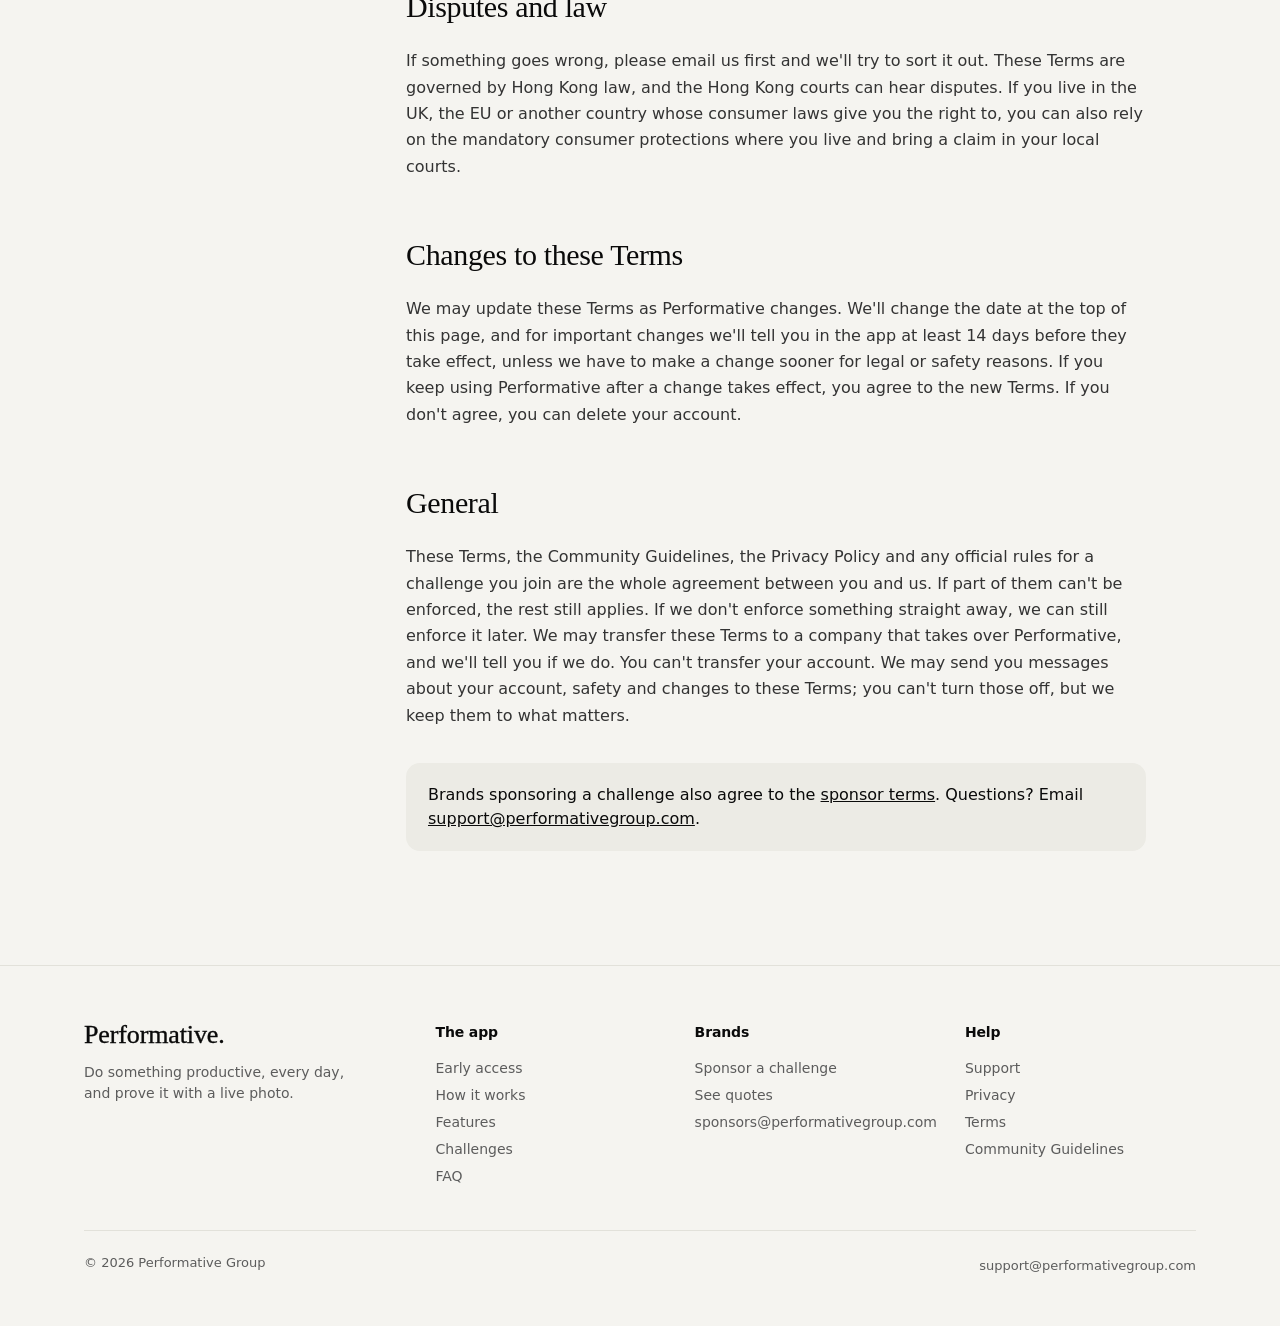
<file: terms/index.html>
<!doctype html>
<html lang="en">
<head>
<meta charset="utf-8">
<meta http-equiv="Content-Security-Policy" content="default-src 'self'; script-src 'self' 'unsafe-inline'; style-src 'self' 'unsafe-inline' https://fonts.googleapis.com; font-src https://fonts.gstatic.com; img-src 'self' data:; connect-src 'self' https://rwyopnhqcnwsxcgpwgtr.supabase.co; object-src 'none'; base-uri 'none'; form-action 'self'; upgrade-insecure-requests">
<meta name="referrer" content="strict-origin-when-cross-origin">
<meta name="viewport" content="width=device-width, initial-scale=1, viewport-fit=cover">
<meta name="theme-color" content="#F5F4F0">
<link rel="icon" href="/assets/icon.svg" type="image/svg+xml">
<link rel="preconnect" href="https://fonts.googleapis.com">
<link rel="preconnect" href="https://fonts.gstatic.com" crossorigin>
<link href="https://fonts.googleapis.com/css2?family=Instrument+Serif:ital@0;1&family=Inter+Tight:ital,wght@0,400..900;1,400..900&display=swap" rel="stylesheet">
<link rel="stylesheet" href="/assets/site.css?v=5">
<title>Terms of Service · Performative</title>
<meta name="description" content="The terms for using Performative.">
<style>.doc h2[id] { scroll-margin-top:80px; }</style>
</head>
<body>
<nav class="top" id="nav"><div class="wrap">
  <a class="logo" href="/">Performative.</a>
  <div class="links"><a href="/#how">How it works</a><a href="/sponsor/">For brands</a><a href="/support/" class=on>Support</a></div>
  <a class="btn cta" href="/early-access/">Early access</a>
  <button class="menu-btn" type="button" aria-label="Menu" aria-expanded="false"><span></span></button>
  <div class="sheet"><a href="/#how">How it works</a><a href="/sponsor/">For brands</a><a href="/support/">Support</a><a class="btn" href="/early-access/">Early access</a></div>
</div></nav>
<main class="doc" data-toc>
  <div class="tabs"><a href="/privacy/">Privacy</a><a href="/terms/" class=on>Terms</a><a href="/guidelines/">Community Guidelines</a><a href="/support/">Support</a></div>

  <h1>Terms of Service</h1>
  <p class="lead">The short, plain version of the rules for using Performative.</p>
  <p class="small muted">Last updated 19 November 2026</p>

  <h2 id="who">Who we are</h2><p>Performative is run by Performative Group, based in Hong Kong. In these Terms, "we" and "us" mean Performative Group, and "you" means the person using Performative. You can reach us at <a href="mailto:support@performativegroup.com">support@performativegroup.com</a>.</p>

  <h2 id="agreement">Agreement</h2><p>By creating an account you agree to these Terms, the <a href="/guidelines/">Community Guidelines</a> and our <a href="/privacy/">Privacy Policy</a>. If you don't agree, please don't use Performative.</p>
  <p><b>There's no tolerance for objectionable content or abusive behaviour.</b> We remove content and close accounts that break the Community Guidelines, and we act on reports within 24 hours.</p>

  <h2 id="apple">The iPhone app</h2><p>Your licence to use the iPhone app is governed by Apple's <a href="https://www.apple.com/legal/internet-services/itunes/dev/stdeula/" rel="noopener noreferrer">Standard Licensed Application End User License Agreement</a>. These Terms apply in addition to it. Apple isn't responsible for Performative or its content, and isn't a party to these Terms.</p>

  <h2 id="account">Your account</h2>
  <ul>
    <li><b>Age.</b> You must be 13 or older. If the law where you live sets a higher minimum age for apps like Performative (for example 16 in Australia), you must meet that age. If you're under 18, a parent or guardian must agree to these Terms, and your account stays private until you're 18.</li>
    <li><b>How we check.</b> We ask for your date of birth when you sign up and, where your iPhone supports it, may use the age range Apple shares with apps. If we have reason to think someone is under the minimum age, for example from a report, we'll ask them to confirm their age and close the account if they can't.</li>
    <li><b>Who can't have an account.</b> You can't use Performative if you've been convicted of a sexual offence against a child or a court has barred you from contacting children; if we've closed an account of yours for breaking these Terms, unless we've told you that you can come back; or if the law, including sanctions, bars you from using a service like ours.</li>
    <li><b>You, and only you.</b> One person, one account. Use your real date of birth and an email address you own, and don't pretend to be someone else. Don't buy, sell, rent or give away an account or username, and don't ask for or use anyone else's login.</li>
    <li><b>Keep it safe.</b> Keep your login to yourself. You're responsible for what happens on your account. Tell us straight away if you think someone else has got into it.</li>
    <li><b>Usernames.</b> We may change or take back a username that impersonates someone, breaks the Community Guidelines or infringes someone's rights.</li>
  </ul>

  <h2 id="content">Your content</h2>
  <p>You own what you post. To run Performative, you give us permission to store, copy, resize and show your posts, photos, comments and messages to the people you share them with, inside Performative and in share images you choose to create. This permission is worldwide, free and non-exclusive, so you're free to share your content anywhere else too. We can't pass it to anyone else, except the companies that help us run Performative, and only so they can do that.</p>
  <p>It ends when you delete the content or your account, except for backup copies (deleted within 30 days) and anything we must keep for safety reasons or by law, such as a reported post under review. Copies that left Performative (for example a share image someone saved, or a screenshot) are outside our control.</p>
  <p>We don't sell your content, use it in adverts, or use it to train AI. We won't feature your posts in our own marketing without asking you first.</p>
  <p>Only post things you have the right to share, and keep to the Community Guidelines.</p>

  <h2 id="public">Public and private accounts</h2><p>On a public account, your posts can be seen by anyone on Performative who visits your profile, and can be reposted. On a private account, they're shown only to your friends. Posts shared to a group stay in that group. If you add friends to a post, they're only added if they accept. If they choose to show it on their profile, people who can see their profile can see it too.</p>

  <h2 id="rules">What you can't do</h2>
  <p>As well as following the <a href="/guidelines/">Community Guidelines</a>, don't:</p>
  <ul>
    <li>fake activity, durations, streaks, steps or challenge results, or use more than one account to get extra rewards;</li>
    <li>use bots, scripts or scraping to access Performative or collect other people's information;</li>
    <li>try to get round blocks, suspensions, private accounts or our security, or try to break or overload our systems;</li>
    <li>copy, sell or reverse-engineer the app, except where the law allows;</li>
    <li>use Performative to advertise or sell things without telling people it's an ad. Sponsored challenges are run by us and labelled "Sponsored";</li>
    <li>post anything that's illegal, or use Performative to plan, encourage or carry out a crime;</li>
    <li>collect, store or share other people's personal information without their permission, or keep contacting someone who has blocked or ignored you (including from a new account);</li>
    <li>send viruses, phishing links or anything else meant to harm devices or steal accounts;</li>
    <li>post images made or altered with AI or editing tools as if they were live photos of what you did.</li>
  </ul>

  <h2 id="moderation">How we keep Performative safe</h2>
  <ul>
    <li><b>Reports and blocks.</b> Anyone can report a post, comment, message or profile, or block someone, from the ••• menu. We review reports within 24 hours.</li>
    <li><b>Automatic checks.</b> The app checks names, captions, comments and messages for words that break the Community Guidelines, and a post reported by 3 or more people is hidden until it's reviewed. A person always makes the final decision to remove content or act on an account.</li>
    <li><b>Illegal content.</b> Content that's illegal isn't allowed on Performative. When something is reported, we decide whether it's illegal or breaks our rules, and remove it promptly if it does. We apply these Terms and the Community Guidelines the same way to everyone.</li>
    <li><b>What we can do.</b> Remove content; give a strike; limit features, such as joining challenges, appearing on leaderboards, posting or messaging; or suspend or close an account. A strike lasts 12 months, and 3 strikes in 12 months closes the account. Anything that harms a child, a credible threat to someone's life, or terrorist content closes the account straight away and is reported to the authorities.</li>
    <li><b>We'll tell you.</b> When we remove your content or act on your account, we'll tell you what we did and why, unless doing so would put someone at risk or break the law.</li>
    <li><b>Complaints and appeals.</b> If you think we got it wrong, or didn't act on something you reported, email <a href="mailto:support@performativegroup.com">support@performativegroup.com</a> within 30 days. We'll look at it again and reply within 14 days. If we got it wrong, we'll put things back. You can also complain to us about how we're meeting our safety duties.</li>
  </ul>

  <h2 id="ip">Copyright and other rights</h2>
  <p>Respect other people's work. If you think something on Performative uses your copyright, trademark or other rights without permission, email <a href="mailto:support@performativegroup.com">support@performativegroup.com</a> with:</p>
  <ul>
    <li>your name and contact details, and whether you're the owner or acting for them;</li>
    <li>what's being used (for example, your photo or your logo) and where we can find it on Performative (the username and post, comment or profile);</li>
    <li>a statement that you believe in good faith the use isn't allowed, and that what you've told us is accurate;</li>
    <li>your full name typed as a signature.</li>
  </ul>
  <p>If the complaint is complete and looks valid, we'll remove the content and tell the person who posted it, including who complained so they can resolve it. If they think we made a mistake, they can reply with why, and we may put it back. We close the accounts of people who repeatedly post other people's work. Knowingly making a false complaint is a breach of these Terms.</p>

  <h2 id="challenges">Challenges and rewards</h2>
  <ul>
    <li><b>We run every challenge.</b> Performative Group organises and promotes every challenge on Performative, including challenges sponsored by brands.</li>
    <li><b>Rewards come from the brand.</b> Some sponsored challenges offer a reward for finishing (such as a discount code), a prize for the top 3, or both. The brand supplies the reward and honours it when you use it with them. We email it only to the people who earn it, and we don't give the brand your name or contact details.</li>
    <li><b>Free to join.</b> No purchase is necessary to join a challenge or earn a reward.</li>
    <li><b>No prize draws.</b> Rewards are never given by chance. A reward for finishing goes to everyone who does the number of days the challenge asks for. A top-3 prize goes to the three people with the most days done; ties go to the most minutes timed in the app (counting up to 3 hours a day), then to whoever joined first.</li>
    <li><b>Checking winners.</b> Before sending top-3 prizes, we check the winners' posts. Anyone whose posts don't show the activity, or who breaks these terms, can be disqualified, and the next person moves up.</li>
    <li><b>Official rules.</b> Each challenge with a reward has its own official rules, shown in the app before you join. They say who can take part, the dates, how activity is counted, what the reward is and how it's delivered.</li>
    <li><b>Fair play.</b> Results are worked out from your timed sessions in the app and, for distance and step challenges, your Apple Health workouts and steps. Our count is final. We may remove anyone who cheats.</li>
    <li><b>Your reward is yours.</b> Rewards and prizes can't be swapped for cash or passed to someone else unless the official rules say so. If a reward can't be supplied, we'll give you one of similar value or tell you what's happening. You're responsible for any tax on a prize. If a winner is under 18, we may need a parent or guardian to agree before we send a prize. If a brand doesn't honour a reward, tell us and we'll take it up with them.</li>
    <li><b>Where the law allows.</b> A challenge or reward isn't open in any place where the law doesn't allow it.</li>
    <li><b>Apple is not a sponsor of, and is not involved in any way with, any challenge or reward.</b></li>
  </ul>

  <h2 id="plus">Performative Plus (subscriptions)</h2>
  <p>Performative is free to use. Performative Plus is an optional paid subscription that raises some of the free plan's limits. Nothing you need to take part, including joining challenges and earning rewards, requires Plus.</p>
  <h3>What Plus includes</h3>
  <table>
    <tr><th></th><th>Free</th><th>Plus</th></tr>
    <tr><td>Goal length</td><td>Up to a week</td><td>2 weeks, 30 days or ongoing</td></tr>
    <tr><td>Daily goals you set</td><td>Up to 3</td><td>Up to 10</td></tr>
    <tr><td>Group size (groups you start)</td><td>Up to 10 people</td><td>Up to 50 people</td></tr>
    <tr><td>Groups you can be in</td><td>Up to 5</td><td>Up to 20</td></tr>
    <tr><td>Public challenges at once</td><td>Up to 2</td><td>Up to 5</td></tr>
    <tr><td>Group backgrounds</td><td>You see them in your groups</td><td>Group admins can set one, from 20 designs</td></tr>
    <tr><td>Share styles (for sharing a post outside the app)</td><td>4</td><td>All 12</td></tr>
    <tr><td>Widgets</td><td>The standard set</td><td>Also Group today, Challenge and Month</td></tr>
  </table>
  <p>We may add features to Plus over time. If we ever take away a main Plus feature, we'll tell you in the app first, and it won't happen part-way through a period you've already paid for without a fair alternative or a way to cancel.</p>
  <h3>Plans and prices</h3>
  <ul>
    <li><b>Monthly and yearly.</b> Plus is sold as a monthly or a yearly subscription. The price for your country, in your currency and including any taxes, is shown in the app before you buy. That price is the one you pay.</li>
    <li><b>Paid through Apple.</b> Plus is bought through the App Store and charged to your Apple Account. Apple handles the payment, billing and receipts, and the App Store's terms apply to the purchase as well as these Terms. We never see your card details.</li>
    <li><b>Offers and codes.</b> We may sometimes offer a free trial, an introductory price or an offer code. The details are shown before you accept. If you buy Plus during a free trial, any unused part of the trial ends when the paid subscription starts. Offer codes can only be redeemed through the App Store and have no cash value.</li>
    <li><b>Price changes.</b> If we change the price of Plus, Apple will tell you before it applies to you. Where the law or Apple requires it, you'll be asked to agree to the new price, and if you don't, your subscription won't renew at it. You can always cancel before a new price takes effect.</li>
  </ul>
  <h3>Automatic renewal</h3>
  <ul>
    <li><b>It renews until you cancel.</b> Your subscription renews automatically at the end of each period (each month or each year) for the same length, at the then-current price, unless you turn off auto-renew at least 24 hours before the period ends.</li>
    <li><b>When you're charged.</b> Your Apple Account is charged for the next period within the 24 hours before the current one ends.</li>
    <li><b>If a payment fails.</b> Apple may keep trying to take payment for a short time and Plus may carry on while it does. If payment still doesn't go through, Plus ends.</li>
  </ul>
  <h3>Cancelling</h3>
  <ul>
    <li><b>How to cancel.</b> In the app go to Profile › Settings › Plus › Manage subscription, or on your iPhone go to Settings › your name › Subscriptions › Performative. Deleting the app, or deleting your Performative account, doesn't cancel the subscription on its own, so please cancel it there too.</li>
    <li><b>You keep Plus until the end of the period.</b> If you cancel, Plus stays on until the end of the period you've already paid for, and then won't renew.</li>
  </ul>
  <h3>Refunds</h3>
  <p>Because payments are made to Apple, refunds are handled by Apple under its own policies, not by us. You can ask for one at <a href="https://reportaproblem.apple.com" rel="noopener noreferrer">reportaproblem.apple.com</a>. We don't give partial refunds for unused time after you cancel. If Apple refunds a purchase, Plus for that purchase ends. Nothing in these Terms takes away any rights you have under the consumer laws where you live.</p>
  <h3>When Plus ends</h3>
  <p>If your subscription ends (you cancel, a payment fails, or it's refunded), your account goes back to the free plan. You don't lose your posts, photos, friends or history. Where you're using more than the free plan allows, the app brings things back within the free limits and tells you exactly what changed:</p>
  <ul>
    <li>Goals longer than a week, or ongoing goals, end a week from that day.</li>
    <li>If you have more than 3 daily goals running, the newest ones end.</li>
    <li>Groups you started with more than 10 people are closed, along with their chats and group goals.</li>
    <li>If you're in more than 5 groups, you leave the ones you joined longest ago.</li>
    <li>If you're in more than 2 challenges, you leave the extra ones. Days you've already done stay on your profile.</li>
    <li>Group backgrounds you set are removed, and those groups go back to the plain look.</li>
    <li>The Plus share styles and the Plus widgets stop working until you subscribe again. Images you've already saved or shared aren't affected.</li>
  </ul>
  <p>If you subscribe again, the higher limits come back straight away, but things that were closed or left aren't restored automatically.</p>
  <h3>Your devices and restoring</h3>
  <p>Plus belongs to the Apple Account that bought it and works on any iPhone signed in to that Apple Account with Performative. If Plus doesn't show after reinstalling the app or changing phones, use Restore purchases on the Plus page. Plus can't be transferred to another person, and it isn't shared through Family Sharing.</p>
  <h3>If we suspend or close your account</h3>
  <p>If we close your account for breaking these Terms or the Community Guidelines, Plus ends with it. Cancel the subscription in your Apple Account settings so it doesn't renew. Refunds in that case are up to Apple. If we close Performative itself, we'll tell you in advance and you should cancel your subscription so you aren't charged again.</p>

  <h2 id="safety">Your health and safety</h2>
  <p>Performative isn't medical, fitness or mental-health advice, and goals and challenges aren't a training plan. Exercise and study within your limits, rest when you need to, and check with a doctor before starting something new if you have a health condition. Rest days never break your streak.</p>
  <p>Be aware of where you are when you take photos. Don't take them while driving or cycling, or anywhere that isn't safe or allowed.</p>

  <h2 id="service">Our service</h2>
  <p>We're always improving Performative, so features may change, and sometimes the app may be unavailable for maintenance. Test versions (for example through TestFlight) may have bugs. We'll give you reasonable notice before removing something important, or before closing Performative, and a chance to get a copy of your data.</p>
  <p>Performative links to other services, like Apple Health and sponsors' websites. Their own terms apply to them, and we're not responsible for them.</p>
  <p>The Performative name, logo and app design belong to us. If you send us ideas or feedback, we may use them without paying you.</p>

  <h2 id="ending">Ending</h2><p>You can delete your account any time in Profile › Settings › Delete account. We may suspend or close accounts that break these Terms, the Community Guidelines or the law, or to protect people on Performative. For anything less than a serious or repeated breach, we'll warn you first. The parts of these Terms that should still apply after your account ends (like liability and law) keep applying.</p>
  <h3>If someone has died</h3>
  <p>If someone who used Performative has died, a close family member or the person handling their affairs can email us with proof of death. We'll close the account and remove what's in it. We won't give anyone the login or access to private messages unless the law requires it.</p>

  <h2 id="liability">Liability</h2>
  <p>We provide Performative "as is". We work hard to keep it running and accurate, but we can't promise it will always be available or error-free.</p>
  <p>To the extent the law allows, we're not liable for indirect or unforeseeable loss, loss of data you could have backed up, or what other people post or do. We're not responsible for sponsors' own products or websites, or for other apps you choose to share to. Our total liability to you is limited to whichever is more: HK$800 (about £80 or US$100), or what you paid for Plus in the 12 months before the claim.</p>
  <p>Nothing in these Terms limits our liability for death or personal injury caused by our negligence, for fraud, or for anything else the law doesn't let us limit. If you're a consumer, nothing in these Terms takes away rights you have by law.</p>

  <h2 id="law">Disputes and law</h2>
  <p>If something goes wrong, please email us first and we'll try to sort it out. These Terms are governed by Hong Kong law, and the Hong Kong courts can hear disputes. If you live in the UK, the EU or another country whose consumer laws give you the right to, you can also rely on the mandatory consumer protections where you live and bring a claim in your local courts.</p>

  <h2 id="changes">Changes to these Terms</h2><p>We may update these Terms as Performative changes. We'll change the date at the top of this page, and for important changes we'll tell you in the app at least 14 days before they take effect, unless we have to make a change sooner for legal or safety reasons. If you keep using Performative after a change takes effect, you agree to the new Terms. If you don't agree, you can delete your account.</p>

  <h2 id="general">General</h2>
  <p>These Terms, the Community Guidelines, the Privacy Policy and any official rules for a challenge you join are the whole agreement between you and us. If part of them can't be enforced, the rest still applies. If we don't enforce something straight away, we can still enforce it later. We may transfer these Terms to a company that takes over Performative, and we'll tell you if we do. You can't transfer your account. We may send you messages about your account, safety and changes to these Terms; you can't turn those off, but we keep them to what matters.</p>

  <div class="card">Brands sponsoring a challenge also agree to the <a href="/sponsor/#terms">sponsor terms</a>. Questions? Email <a href="mailto:support@performativegroup.com">support@performativegroup.com</a>.</div>

</main>
<footer class="site"><div class="wrap">
  <div class="cols">
    <div><a class="logo" href="/" style="font-size:26px; padding:0">Performative.</a>
      <p style="margin:14px 0 0; max-width:280px">Do something productive, every day, and prove it with a live photo.</p></div>
    <div><h5>The app</h5><a href="/early-access/">Early access</a><a href="/#how">How it works</a><a href="/#features">Features</a><a href="/#challenges">Challenges</a><a href="/#faq">FAQ</a></div>
    <div><h5>Brands</h5><a href="/sponsor/">Sponsor a challenge</a><a href="/sponsor/quote/">See quotes</a><a href="mailto:sponsors@performativegroup.com">sponsors@performativegroup.com</a></div>
    <div><h5>Help</h5><a href="/support/">Support</a><a href="/privacy/">Privacy</a><a href="/terms/">Terms</a><a href="/guidelines/">Community Guidelines</a></div>
  </div>
  <div class="base"><span>© <span id="year">2026</span> Performative Group</span><a href="mailto:support@performativegroup.com" style="display:inline">support@performativegroup.com</a></div>
</div></footer>
<script src="/assets/site.js?v=4" defer></script>
</body>
</html>
</file>
<file: assets/site.css>
/* Performative website: the app's look. Black on white, one soft grey surface, no outlines.
   Big headings in Instrument Serif like the app's titles, Inter Tight for smaller titles and numbers,
   the system font for reading, and the app's blue for section labels. */
:root {
  /* A warm off-white page, like paper, with warm greys to match. Cards stay pure white so they lift off it. */
  --ink:#0A0A0A; --paper:#F5F4F0; --card:#FFFFFF; --bg:#ECEBE5; --soft:#ECEBE5; --soft2:#E0DFD8; --hair:#E2E1DA;
  --muted:#5C5C5C; --red:#D6281F; --green:#16834A; --brand:#2340FF; --accent:#2340FF;
  --sans:-apple-system, BlinkMacSystemFont, "SF Pro Text", "Inter Tight", system-ui, sans-serif;
  --display:"Inter Tight", -apple-system, system-ui, sans-serif;
  --serif:"Instrument Serif", Georgia, serif;
  /* Titles: a touch heavier than Bold, set a little smaller so they read shorter. */
  --title-weight:780;
}
* { box-sizing:border-box; }
html { scroll-behavior:smooth; -webkit-text-size-adjust:100%; }
/* Nothing can make a page wider than the screen (iPhone Safari let the whole page slide sideways).
   "clip", not "hidden", so the sticky top menu still sticks. */
html, body { overflow-x:clip; }
body { margin:0; background:var(--paper); color:var(--ink); font-family:var(--sans); font-size:16px; line-height:1.5; -webkit-font-smoothing:antialiased; }
h1, h2, h3, h4 { font-family:var(--display); font-weight:var(--title-weight); letter-spacing:-.035em; margin:0; line-height:1.02; }
/* The big headings speak in the app's serif. */
h1, h2 { font-family:var(--serif); font-weight:400; letter-spacing:-.012em; line-height:1; text-wrap:balance; }
em { font-family:var(--display); font-style:italic; font-weight:var(--title-weight); }
h1 em, h2 em { font-family:var(--serif); font-weight:400; }
a { color:inherit; }
img { max-width:100%; }
button, input, select, textarea { font:inherit; color:inherit; }
.wrap { max-width:1160px; margin:0 auto; padding:0 24px; }
@media (max-width:520px) { .wrap { padding:0 16px; } }
.eyebrow { font-size:12px; font-weight:700; letter-spacing:.14em; text-transform:uppercase; color:var(--accent); }
.muted { color:var(--muted); } .small { font-size:13px; } .hidden { display:none !important; }

/* The mark: Instrument Serif, a little shorter and given a hint more weight. */
.logo { font-family:var(--serif); font-size:31px; line-height:1; text-decoration:none; color:var(--ink); -webkit-text-stroke:.35px currentColor; letter-spacing:-.005em; white-space:nowrap; }

/* Buttons */
.btn { display:inline-flex; align-items:center; justify-content:center; gap:8px; border:0; cursor:pointer; background:var(--ink); color:#fff; font-weight:600; padding:13px 22px; border-radius:999px; text-decoration:none; font-size:15px; line-height:1.2; transition:transform .15s, background .15s; white-space:nowrap; }
.btn:hover { transform:translateY(-1px); background:#262626; }
.btn.light { background:#fff; color:var(--ink); } .btn.light:hover { background:#f0f0f0; }
.btn.soft { background:var(--bg); color:var(--ink); } .btn.soft:hover { background:var(--soft2); }
.btn.line { background:transparent; color:var(--ink); box-shadow:inset 0 0 0 1px var(--hair); }
.btn.big { padding:16px 26px; font-size:16px; }
.btn:disabled { opacity:.45; cursor:default; transform:none; }

/* Nav */
nav.top { position:sticky; top:0; z-index:20; background:rgba(245,244,240,.86); -webkit-backdrop-filter:saturate(1.4) blur(14px); backdrop-filter:saturate(1.4) blur(14px); border-bottom:1px solid transparent; transition:border-color .2s; }
nav.top.scrolled { border-color:var(--hair); }
nav.top .wrap { display:flex; align-items:center; height:64px; gap:28px; }
nav.top .links { display:flex; gap:24px; margin-left:auto; font-size:14px; font-weight:500; }
nav.top .links a { text-decoration:none; color:var(--muted); } nav.top .links a:hover, nav.top .links a.on { color:var(--ink); }
nav.top .cta { padding:10px 18px; font-size:14px; }
.menu-btn { display:none; margin-left:auto; width:40px; height:40px; border-radius:50%; border:0; background:var(--bg); cursor:pointer; place-items:center; }
.menu-btn span, .menu-btn span::before, .menu-btn span::after { content:""; display:block; width:16px; height:2px; background:var(--ink); border-radius:2px; position:relative; transition:transform .2s; }
.menu-btn span::before { position:absolute; top:-5px; } .menu-btn span::after { position:absolute; top:5px; }
nav.top.open .menu-btn span { background:transparent; } nav.top.open .menu-btn span::before { transform:translateY(5px) rotate(45deg); } nav.top.open .menu-btn span::after { transform:translateY(-5px) rotate(-45deg); }
.sheet { display:none; }
@media (max-width:820px) {
  nav.top .links, nav.top .cta { display:none; }
  .menu-btn { display:grid; }
  nav.top.open .sheet { display:block; position:absolute; left:0; right:0; top:64px; background:var(--paper); border-bottom:1px solid var(--hair); padding:8px 16px 18px; }
  .sheet a { display:block; padding:14px 4px; font-size:18px; font-weight:600; text-decoration:none; border-bottom:1px solid var(--bg); font-family:var(--display); letter-spacing:-.02em; }
  .sheet .btn { display:flex; margin-top:14px; font-size:16px; border-bottom:0; }
}

/* Sections */
section.block { padding:120px 0; }
section.block.alt { background:var(--bg); }
section.block.ink { background:var(--ink); color:#fff; }
section.block.ink .eyebrow, section.block.ink .shead p { color:#A3A3A3; }
/* Section headings sit centred over what follows, as in a magazine. */
.shead { max-width:760px; margin:0 auto 56px; text-align:center; }
.shead.center { margin-left:auto; margin-right:auto; text-align:center; }
.shead h2 { font-size:clamp(38px, 4.8vw, 62px); line-height:1.02; margin:14px 0 16px; }
.shead p { font-size:18px; line-height:1.55; color:var(--muted); margin:0; }
@media (max-width:900px) { section.block { padding:80px 0; } }

/* Phone frame */
.phone { width:300px; flex:none; background:#0A0A0A; border-radius:48px; padding:10px; box-shadow:0 40px 80px rgba(0,0,0,.18), 0 8px 20px rgba(0,0,0,.12); }
.phone .screen { background:#fff; border-radius:39px; overflow:hidden; height:610px; display:flex; flex-direction:column; position:relative; }
.phone .status { height:40px; display:flex; justify-content:space-between; align-items:center; padding:0 26px; font-size:13px; font-weight:600; flex:none; }
.phone .island { position:absolute; top:10px; left:50%; transform:translateX(-50%); width:92px; height:26px; background:#000; border-radius:20px; }

/* Day squares, like the app: today gets a black outline with a white gap. */
.sq { display:grid; gap:5px; }
.sq i { display:block; aspect-ratio:1; border-radius:5px; background:var(--soft2); }
.sq i.on { background:var(--ink); }
.sq i.rest { background:var(--bg); }
.sq i.today { box-shadow:0 0 0 1.5px #fff, 0 0 0 3px var(--ink); }

/* Footer */
footer.site { padding:56px 0 48px; background:var(--paper); border-top:1px solid var(--hair); font-size:14px; color:var(--muted); }
footer.site .cols { display:grid; grid-template-columns:1.4fr 1fr 1fr 1fr; gap:28px; }
footer.site h5 { font-family:var(--display); font-weight:700; color:var(--ink); font-size:14px; margin:0 0 12px; letter-spacing:-.01em; }
footer.site a { display:block; text-decoration:none; padding:3px 0; } footer.site a:hover { color:var(--ink); }
footer.site .base { display:flex; gap:16px; flex-wrap:wrap; justify-content:space-between; margin-top:40px; padding-top:22px; border-top:1px solid var(--hair); font-size:13px; }
@media (max-width:760px) { footer.site .cols { grid-template-columns:1fr 1fr; } footer.site .cols > div:first-child { grid-column:1 / -1; } }

/* FAQ */
details { border-bottom:1px solid var(--hair); padding:20px 0; }
details summary { cursor:pointer; font-size:18px; list-style:none; display:flex; justify-content:space-between; gap:12px; font-family:var(--display); font-weight:700; letter-spacing:-.02em; }
details summary::-webkit-details-marker { display:none; }
details summary::after { content:"+"; font-weight:400; font-size:24px; line-height:1; } details[open] summary::after { content:"–"; }
details p { color:#444; line-height:1.6; margin:12px 0 0; max-width:760px; }

/* Simple text pages (privacy, terms, support) */
.doc { max-width:760px; padding:64px 24px 96px; margin:0 auto; }
.doc h1 { font-size:clamp(42px, 6vw, 64px); margin:12px 0 12px; }
.doc .lead { color:var(--muted); font-size:18px; margin:0 0 36px; }
.doc h2 { font-size:30px; margin:44px 0 10px; }
.doc p, .doc li { color:#333; line-height:1.65; }
.doc ul { padding-left:20px; }
.doc h3 { font-size:16px; margin:22px 0 6px; }
.doc table { width:100%; border-collapse:collapse; margin:14px 0; font-size:15px; }
.doc th, .doc td { text-align:left; padding:9px 10px; border-bottom:1px solid #e6e6e6; color:#333; vertical-align:top; }
.doc th { font-size:13px; text-transform:uppercase; letter-spacing:.06em; color:var(--muted); }
@media (max-width:520px) { .doc table { font-size:13px; } .doc th, .doc td { padding:8px 6px; } }
.doc .card { background:var(--bg); border-radius:14px; padding:20px 22px; margin:18px 0; }
.doc .tabs { display:flex; gap:8px; flex-wrap:wrap; margin-bottom:8px; }
.doc .tabs a { text-decoration:none; padding:8px 14px; border-radius:999px; background:var(--bg); font-size:14px; font-weight:600; }
.doc .tabs a.on { background:var(--ink); color:#fff; }

/* Big italic step numbers in the app's blue (1, 2, 3 on How it works and For brands). */
.stepnum { font-family:var(--serif); font-style:italic; font-size:56px; line-height:.8; color:var(--accent); }

/* Support: each group's title on the left, its questions on the right (one column on a phone). */
.doc.support { max-width:980px; }
.doc.support > :not(.qgroup) { max-width:720px; }
.qgroup { display:grid; grid-template-columns:230px minmax(0, 1fr); gap:0 48px; border-top:1px solid var(--ink); margin-top:48px; padding-top:6px; }
.qgroup h2 { margin:14px 0 0; font-size:30px; }
.qgroup details:last-child { border-bottom:0; }
@media (max-width:760px) { .qgroup { grid-template-columns:1fr; } }

/* Long legal pages: an "On this page" list down the left on a wide screen, following you as you read. */
.toc { display:none; }
@media (min-width:1100px) {
  .doc.has-toc { max-width:1060px; display:grid; grid-template-columns:200px minmax(0, 760px); column-gap:72px; }
  .doc.has-toc > * { grid-column:2; }
  .doc.has-toc > .toc { display:flex; flex-direction:column; gap:10px; grid-column:1; grid-row:1 / span 400; align-self:start; position:sticky; top:96px; font-size:14px; }
  .toc .eyebrow { margin-bottom:4px; }
  .toc a { text-decoration:none; color:var(--muted); line-height:1.35; }
  .toc a:hover, .toc a.on { color:var(--ink); }
}

/* Reveal on scroll */
.rv { opacity:0; transform:translateY(14px); transition:opacity .6s ease, transform .6s ease; }
.rv.in { opacity:1; transform:none; }
@media (prefers-reduced-motion:reduce) { .rv { opacity:1; transform:none; transition:none; } html { scroll-behavior:auto; } }
</file>
